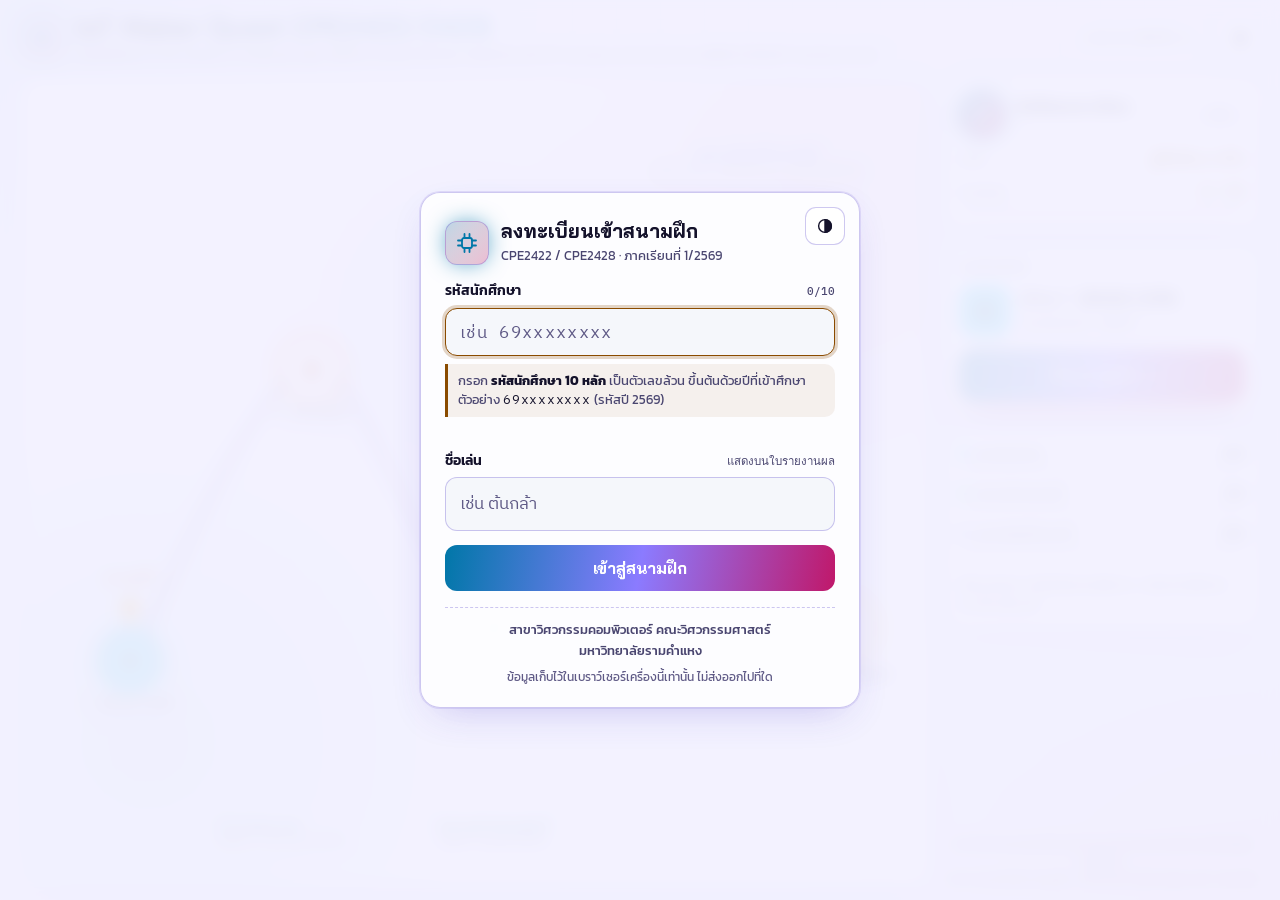
<file: index.html>
<!DOCTYPE html>
<html lang="th">
<head>
<meta charset="UTF-8">
<script>(function(){try{var t=localStorage.getItem('cpe2422_theme');if(!t){t=(window.matchMedia&&window.matchMedia('(prefers-color-scheme: light)').matches)?'light':'dark';}document.documentElement.setAttribute('data-theme',t);}catch(e){document.documentElement.setAttribute('data-theme','dark');}})();</script>
<meta name="viewport" content="width=device-width, initial-scale=1, viewport-fit=cover">
<title>CPE2422/2428 · ภารกิจ IoT Maker Quest | มหาวิทยาลัยรามคำแหง</title>
<meta name="description" content="ชุดเกมบทเรียน 5 ด่าน วิชา CPE2422 อิเล็กทรอนิกส์วิศวกรรม และ CPE2428 ปฏิบัติการ: ไมโครคอนโทรลเลอร์ ESP32 เซนเซอร์ 38 ชนิด และโปรเจกต์ IoT S1–S7 และด่านตรวจความพร้อมก่อนต่อวงจรจริง คณะวิศวกรรมศาสตร์ มหาวิทยาลัยรามคำแหง">
<link rel="icon" href="data:image/svg+xml,%3Csvg xmlns='http://www.w3.org/2000/svg' viewBox='0 0 100 100'%3E%3Crect width='100' height='100' rx='22' fill='%230b0f14'/%3E%3Ctext x='50' y='64' font-family='monospace' font-weight='700' font-size='42' text-anchor='middle' fill='%23fbbf24'%3E%7B%7D%3C/text%3E%3C/svg%3E">
<link rel="preconnect" href="https://fonts.googleapis.com">
<link rel="preconnect" href="https://fonts.gstatic.com" crossorigin>
<link rel="stylesheet" href="https://fonts.googleapis.com/css2?family=Chakra+Petch:wght@600;700&family=Kanit:wght@400;500;600;700&family=Bai+Jamjuree:wght@500;600;700&family=IBM+Plex+Sans+Thai:wght@400;500;600;700&family=IBM+Plex+Mono:wght@400;500;600&display=swap">
<style>
/* =================================================================
   CPE2422/2428 IoT Maker Quest — หน้าแผนที่ภารกิจ 5 ด่าน (ต่อยอดจาก GNR1007 index v4.1 · UI v7.0)
   - ลงทะเบียนด้วยรหัสนักศึกษา 10 หลัก หรือรหัสลับจากผู้สอน + ชื่อเล่น
   - โหมดมืด/สว่าง ความต่างสีข้อความ >= 4.5:1
   ================================================================= */
:root{
  --bg:#070a10; --surface:#0f151f; --surface2:#151d2a; --card:#111824; --card-hi:#172133;
  --text:#edf2f9; --muted:#a8b6c9; --faint:#7d8ca2;
  --gold:#fbbf24; --green:#4ade80; --red:#fb7185;
  --line:rgba(255,255,255,.10); --line2:rgba(255,255,255,.16);
  --shadow:0 1px 2px rgba(0,0,0,.35),0 16px 40px rgba(0,0,0,.40);
  --input:rgba(255,255,255,.06); --mapbg:#0f1626;
  color-scheme:dark;
}
:root[data-theme="light"]{
  --bg:#f2f4f8; --surface:#ffffff; --surface2:#ffffff; --card:#ffffff; --card-hi:#ffffff;
  --text:#0f1726; --muted:#44516a; --faint:#5d6a80;
  --gold:#8a5a00; --green:#15703d; --red:#c2102e;
  --line:rgba(15,23,38,.12); --line2:rgba(15,23,38,.20);
  --shadow:0 1px 2px rgba(15,23,38,.06),0 10px 28px rgba(15,23,38,.08);
  --input:#f5f7fb; --mapbg:#f8fafd;
  color-scheme:light;
}
*{box-sizing:border-box}
html,body{margin:0;padding:0;height:100%}
body{
  background:radial-gradient(1000px 520px at 8% -10%,rgba(96,140,255,.12),transparent 60%),
             radial-gradient(900px 520px at 100% 0%,rgba(251,191,36,.08),transparent 55%),var(--bg);
  color:var(--text);font-family:'IBM Plex Sans Thai','Sarabun',system-ui,sans-serif;font-size:15px;line-height:1.55;
  -webkit-font-smoothing:antialiased;
}
button{font-family:inherit}
.app{height:100dvh;min-height:540px;display:grid;grid-template-columns:minmax(0,1fr) 316px;grid-template-rows:auto minmax(0,1fr);gap:12px;
  max-width:1520px;margin:0 auto;padding:12px clamp(10px,1.6vw,22px) 12px}

/* ---------- แถบบน ---------- */
.top{grid-column:1/-1;display:flex;align-items:center;gap:12px;min-width:0}
.brand{display:flex;align-items:center;gap:12px;min-width:0;flex:1 1 auto}
.logo{width:44px;height:44px;flex:0 0 44px;border-radius:12px;display:grid;place-items:center;
  background:linear-gradient(135deg,#1b2436,#0b0f14);border:1px solid var(--line2);color:#fbbf24;
  font-family:'IBM Plex Mono',monospace;font-weight:700;font-size:1.05rem}
.brand h1{margin:0;font-family:'Bai Jamjuree',sans-serif;font-weight:700;font-size:clamp(1.05rem,2vw,1.45rem);line-height:1.2}
.brand h1 span{color:var(--gold)}
.brand p{margin:2px 0 0;color:var(--muted);font-size:.82rem;line-height:1.4}
.cleared{font-size:.8rem;border:1px solid var(--line2);border-radius:99px;padding:5px 12px;color:var(--muted);white-space:nowrap;background:var(--surface)}
.cleared b{color:var(--text)}
.ibtn{height:40px;min-width:40px;padding:0 11px;border-radius:11px;border:1px solid var(--line2);background:var(--surface2);
  color:var(--text);cursor:pointer;display:inline-flex;align-items:center;justify-content:center;gap:8px;font-size:.84rem;box-shadow:var(--shadow)}
.ibtn:hover{border-color:var(--gold)}
.ibtn svg{width:18px;height:18px;flex:0 0 18px}

/* ---------- แผนที่ผจญภัย ---------- */
.map{position:relative;min-height:0;border-radius:22px;overflow:hidden;border:1px solid var(--line);box-shadow:var(--shadow);
  background:radial-gradient(circle at 14% 82%,rgba(56,189,248,.17),transparent 30%),radial-gradient(circle at 42% 38%,rgba(167,139,250,.17),transparent 30%),
  radial-gradient(circle at 72% 72%,rgba(52,211,153,.17),transparent 30%),radial-gradient(circle at 88% 16%,rgba(244,114,182,.19),transparent 26%),var(--mapbg)}
.map svg.world{position:absolute;inset:0;width:100%;height:100%}
.map .dots{position:absolute;inset:0;opacity:.5;background-image:radial-gradient(var(--line2) 1px,transparent 1.2px);background-size:26px 26px;pointer-events:none}
.zlabel{font-family:'Bai Jamjuree',sans-serif;font-weight:700;font-size:15px;letter-spacing:.02em;paint-order:stroke;stroke:var(--mapbg);stroke-width:4px}
.zsub{font-size:11px;fill:var(--muted);paint-order:stroke;stroke:var(--mapbg);stroke-width:3px}
.node{cursor:pointer;outline:none}
.node .ring{transform-box:fill-box;transform-origin:center;animation:pulse 1.6s ease-out infinite}
.node .disc{transition:filter .15s}
.node:hover .disc,.node:focus-visible .disc{filter:brightness(1.18) drop-shadow(0 0 10px currentColor)}
.node:hover .nname,.node:focus-visible .nname{text-decoration:underline}
.nname{font-family:'Bai Jamjuree',sans-serif;font-weight:700;font-size:13px;fill:var(--text);paint-order:stroke;stroke:var(--mapbg);stroke-width:4px}
.pin{animation:bob 1.4s ease-in-out infinite}
.tipbox{position:absolute;z-index:3;pointer-events:none;min-width:200px;max-width:250px;background:var(--surface);border:1px solid var(--line2);border-radius:14px;
  padding:10px 12px;box-shadow:var(--shadow);font-size:.8rem;line-height:1.45;opacity:0;transform:translateY(4px);transition:opacity .12s,transform .12s}
.tipbox.show{opacity:1;transform:none}
.tipbox b{display:block;font-family:'Bai Jamjuree',sans-serif;font-size:.95rem}
.tipbox .z{color:var(--muted)}
@keyframes pulse{0%{transform:scale(1);opacity:.9}100%{transform:scale(1.7);opacity:0}}
@keyframes bob{0%,100%{transform:translateY(0)}50%{transform:translateY(-6px)}}

/* ---------- แผงผู้เล่น ---------- */
.side{display:flex;flex-direction:column;gap:12px;min-height:0}
.pc{background:var(--surface);border:1px solid var(--line);border-radius:18px;padding:14px;box-shadow:var(--shadow)}
.pl{display:flex;gap:12px;align-items:center;cursor:pointer;background:none;border:none;color:inherit;padding:0;width:100%;text-align:left}
.ava{width:46px;height:46px;flex:0 0 46px;border-radius:50%;display:grid;place-items:center;font-weight:700;font-size:1.15rem;color:#1a1204;
  background:linear-gradient(135deg,#fde68a,#f59e0b);box-shadow:0 0 0 3px var(--surface),0 0 0 5px #f59e0b}
.pl b{display:block;font-size:1.08rem;line-height:1.2}.pl small{display:block;color:var(--muted);font-family:'IBM Plex Mono',monospace;letter-spacing:.08em;font-size:.8rem}
.pl .chg{margin-left:auto;font-size:.72rem;color:var(--muted);border:1px solid var(--line2);border-radius:99px;padding:2px 9px;white-space:nowrap}
.kv{display:flex;justify-content:space-between;align-items:baseline;font-size:.82rem;color:var(--muted);margin-top:10px}
.kv b{color:var(--gold);font-size:.9rem}
.bar{height:9px;border-radius:99px;background:var(--line);overflow:hidden;margin-top:5px}
.bar i{display:block;height:100%;width:0;border-radius:99px;background:linear-gradient(90deg,#22c55e,#fbbf24);transition:width .8s ease}
.nx h4{margin:0 0 8px;font-size:.76rem;color:var(--muted);letter-spacing:.08em;font-weight:600}
.nx .nm{display:flex;gap:11px;align-items:center;margin-bottom:12px}
.nx .bx{width:52px;height:52px;flex:0 0 52px;border-radius:15px;padding:12px;color:#0b0f14}
.nx .nm b{display:block;font-family:'Bai Jamjuree',sans-serif;font-size:1.06rem;line-height:1.2}
.nx .nm small{color:var(--muted);font-size:.8rem}
.cta{display:block;width:100%;text-align:center;text-decoration:none;border:none;border-radius:14px;padding:13px 16px;font-weight:700;font-size:1rem;cursor:pointer;color:#1a1204;
  font-family:'Bai Jamjuree',sans-serif;background:linear-gradient(135deg,#fde047,#f59e0b);box-shadow:0 6px 0 #b45309,0 10px 24px rgba(245,158,11,.30);transition:transform .1s,box-shadow .1s}
.cta:hover{transform:translateY(-1px)}
.cta:active{transform:translateY(4px);box-shadow:0 2px 0 #b45309}
.zones{display:grid;gap:9px}
.zones .z{font-size:.8rem}.zones .z .h{display:flex;justify-content:space-between;gap:6px}
.zones .z .h span{display:flex;align-items:center;gap:7px}.zones .z .h i{width:9px;height:9px;border-radius:3px;display:inline-block}
.zones .z .bar{height:7px;margin-top:4px}
.advice{font-size:.8rem;color:var(--muted);line-height:1.5;margin-top:10px;padding-top:10px;border-top:1px dashed var(--line2)}
.advice b{color:var(--text)}
.org{margin-top:auto;font-size:.72rem;color:var(--faint);text-align:center;line-height:1.5}

@media (max-width:980px){ .app{grid-template-columns:minmax(0,1fr) 280px} }
@media (max-width:760px){
  .app{grid-template-columns:1fr;grid-template-rows:auto minmax(0,1fr) auto;padding:10px;gap:9px}
  .side{display:contents}
  .side>.pc:not(.nx),.org{display:none}
  .brand p{display:none}
  .brand h1{font-size:1rem}
  .cleared{font-size:.72rem;padding:4px 9px}
  .nx{padding:10px 12px}.nx h4{display:none}.nx .nm{margin-bottom:9px}.nx .bx{width:42px;height:42px;flex-basis:42px;padding:9px}
  .ibtn.user .who{display:none}
}
@media (max-height:600px) and (min-width:761px){ .advice,.zones{display:none} }
@media (max-height:760px) and (min-width:761px){ .advice{display:none} .zones{gap:5px} }   

/* ---------- ด่านลงทะเบียน ---------- */
#gate{position:fixed;inset:0;z-index:100;display:flex;align-items:center;justify-content:center;padding:16px;
  background:color-mix(in srgb,var(--bg) 93%,transparent);backdrop-filter:blur(8px);overflow:auto}
#gate.hidden{display:none}
.gcard{width:100%;max-width:440px;border:1px solid var(--line2);border-radius:20px;padding:26px 24px 20px;background:var(--surface);box-shadow:var(--shadow)}
.gcard .gt{display:flex;align-items:center;gap:12px;margin-bottom:14px}
.gcard h2{margin:0;font-family:'Bai Jamjuree',sans-serif;font-size:1.22rem;line-height:1.25}
.gcard .sub{margin:2px 0 0;color:var(--muted);font-size:.84rem}
.gcard label{display:flex;justify-content:space-between;align-items:baseline;font-size:.86rem;font-weight:600;margin:12px 0 6px}
.gcard label small{font-family:'IBM Plex Mono',monospace;font-weight:500;color:var(--muted)}
.gcard label small.ok{color:var(--green)}
.gcard input{width:100%;padding:12px 14px;border-radius:12px;border:1px solid var(--line2);background:var(--input);color:var(--text);
  font-size:1.05rem;outline:none;font-family:'IBM Plex Mono','IBM Plex Sans Thai',monospace;letter-spacing:.08em}
.gcard input#gNick{font-family:'IBM Plex Sans Thai',sans-serif;letter-spacing:0}
.gcard input:focus{border-color:var(--gold);box-shadow:0 0 0 3px color-mix(in srgb,var(--gold) 22%,transparent)}
.gcard input::placeholder{color:var(--faint)}
.hint{margin-top:8px;font-size:.8rem;line-height:1.55;color:var(--muted);border-left:3px solid var(--gold);
  padding:7px 10px;border-radius:0 10px 10px 0;background:color-mix(in srgb,var(--gold) 7%,transparent)}
.hint b{color:var(--text)}
.hint .ex{font-family:'IBM Plex Mono',monospace;letter-spacing:.06em;color:var(--text)}
.gerr{min-height:0;margin-top:6px;font-size:.8rem;color:var(--red)}
.gnote{min-height:1.2em;margin-top:4px;font-size:.78rem;color:var(--green)}
#gGo{margin-top:14px;width:100%;padding:13px;border-radius:12px;border:none;cursor:pointer;font-weight:700;font-size:1rem;
  font-family:'Bai Jamjuree',sans-serif;background:linear-gradient(135deg,#fbbf24,#f59e0b);color:#1a1204}
#gGo:active{transform:scale(.99)}
.gcard{position:relative}
.gtheme{position:absolute;top:14px;right:14px;height:38px;min-width:38px;padding:0 10px;box-shadow:none}
.gcard .gt{padding-right:46px}
.gorg{margin-top:16px;padding-top:12px;border-top:1px dashed var(--line2);text-align:center;font-size:.82rem;line-height:1.55;color:var(--muted);font-weight:500}
.gfoot{margin-top:8px;font-size:.72rem;color:var(--faint);text-align:center}
</style>
<style id="neo-index">
/* ===== NEO ARCADE · หน้าแผนที่ภารกิจ ===== */
:root{--bg:#05060d;--surface:rgba(18,20,34,.72);--surface2:rgba(24,26,44,.8);--card:rgba(18,20,34,.72);--card-hi:rgba(28,30,52,.9);
  --text:#f2f4ff;--muted:#a9b0d0;--faint:#7c84a8;--gold:#ffe14d;--line:rgba(140,150,255,.16);--line2:rgba(140,150,255,.28);
  --mapbg:#070917;--na:#00f0ff;--nb:#ff2e88;--nc:#c6ff3d;--glow:0 0 0 1px rgba(0,240,255,.18),0 18px 50px -18px rgba(0,240,255,.35)}
:root[data-theme="light"]{--bg:#f3f1ff;--surface:rgba(255,255,255,.86);--surface2:#fff;--card:rgba(255,255,255,.86);--card-hi:#fff;
  --text:#14122b;--muted:#4a4670;--faint:#5f5a86;--gold:#8a4b00;--line:rgba(80,60,200,.16);--line2:rgba(80,60,200,.28);
  --mapbg:#fbfaff;--na:#0077a8;--nb:#c0186a;--nc:#3d7a00;--glow:0 0 0 1px rgba(80,60,200,.12),0 14px 40px -16px rgba(80,60,200,.3)}
body{font-family:'Kanit','IBM Plex Sans Thai',system-ui,sans-serif !important;
  background:radial-gradient(900px 500px at 0% 0%,color-mix(in srgb,var(--na) 16%,transparent),transparent 60%),
             radial-gradient(800px 520px at 100% 100%,color-mix(in srgb,var(--nb) 16%,transparent),transparent 60%),var(--bg) !important}
body::before{content:'';position:fixed;inset:0;pointer-events:none;z-index:0;opacity:.5;
  background-image:linear-gradient(var(--line) 1px,transparent 1px),linear-gradient(90deg,var(--line) 1px,transparent 1px);background-size:44px 44px;
  -webkit-mask-image:radial-gradient(ellipse at 50% 40%,#000 30%,transparent 80%);mask-image:radial-gradient(ellipse at 50% 40%,#000 30%,transparent 80%)}
.app{position:relative;z-index:1}
.brand h1,.pc h3,.nx b,.cta,.kv b,#uStars{font-family:'Chakra Petch','Kanit',sans-serif !important}
.brand h1{font-size:clamp(1.25rem,2.1vw,1.8rem) !important;letter-spacing:.01em;
  background:linear-gradient(95deg,var(--text),var(--na) 55%,var(--nb));-webkit-background-clip:text;background-clip:text;color:transparent}
.brand h1 span{color:transparent !important}
.logo{background:linear-gradient(135deg,color-mix(in srgb,var(--na) 30%,transparent),color-mix(in srgb,var(--nb) 30%,transparent)) !important;
  border:1px solid var(--line2) !important;color:var(--na) !important;box-shadow:0 0 24px -6px var(--na)}
.logo svg{width:24px;height:24px}
.map{border:1px solid var(--line2) !important;box-shadow:var(--glow) !important;
  background:radial-gradient(circle at 14% 82%,color-mix(in srgb,var(--na) 18%,transparent),transparent 32%),
  radial-gradient(circle at 50% 30%,color-mix(in srgb,#8b7bff 18%,transparent),transparent 32%),
  radial-gradient(circle at 88% 16%,color-mix(in srgb,var(--nb) 18%,transparent),transparent 28%),var(--mapbg) !important}
.node .disc{filter:drop-shadow(0 0 14px currentColor) !important}
.pc{background:var(--surface) !important;border:1px solid var(--line2) !important;border-radius:20px !important;box-shadow:var(--glow) !important;
  -webkit-backdrop-filter:blur(14px);backdrop-filter:blur(14px)}
.pc.nx{border-color:color-mix(in srgb,var(--na) 45%,transparent) !important}
.cta{background:linear-gradient(100deg,var(--na),#8b7bff 50%,var(--nb)) !important;color:#fff !important;border-radius:16px !important;
  box-shadow:0 10px 30px -10px var(--nb),0 0 0 1px rgba(255,255,255,.15) inset !important;font-size:1.08rem !important;letter-spacing:.02em;
  text-shadow:0 1px 2px rgba(0,0,0,.35);animation:ixPulse 2.2s ease-in-out infinite}
.cta:active{box-shadow:0 4px 14px -8px var(--nb) !important}
@keyframes ixPulse{50%{box-shadow:0 10px 40px -6px var(--nb),0 0 0 1px rgba(255,255,255,.2) inset}}
.bar{background:color-mix(in srgb,var(--text) 10%,transparent) !important}
.bar i{background:linear-gradient(90deg,var(--na),var(--nb)) !important;box-shadow:0 0 10px -2px var(--na)}
.ava{background:linear-gradient(135deg,var(--na),var(--nb)) !important;color:#fff !important;box-shadow:0 0 0 3px var(--bg),0 0 0 5px var(--na),0 0 22px -4px var(--na) !important}
#gate>*{border:1px solid var(--line2) !important;box-shadow:var(--glow) !important}
#gate button[type="submit"],#gate .go,#gate .cta{background:linear-gradient(100deg,var(--na),#8b7bff 50%,var(--nb)) !important;color:#fff !important}
@media (prefers-reduced-motion:reduce){.cta{animation:none}}
</style>
</head>
<body>

<!-- ===================== ด่านลงทะเบียน ===================== -->
<div id="gate" role="dialog" aria-modal="true" aria-labelledby="gTitle">
  <form class="gcard" id="gForm" autocomplete="off" novalidate>
    <button class="ibtn gtheme" id="gTheme" type="button" aria-label="สลับโหมดสว่างหรือมืด" title="สลับโหมดสว่าง/มืด">
      <svg viewBox="0 0 24 24" fill="none" stroke="currentColor" stroke-width="1.9"><circle cx="12" cy="12" r="8.5"/><path d="M12 3.5a8.5 8.5 0 0 1 0 17z" fill="currentColor"/></svg>
    </button>
    <div class="gt">
      <div class="logo" aria-hidden="true"><svg viewBox="0 0 24 24" fill="none" stroke="currentColor" stroke-width="1.8" stroke-linecap="round"><rect x="7" y="7" width="10" height="10" rx="2"/><path d="M9.5 3v4M14.5 3v4M9.5 17v4M14.5 17v4M3 9.5h4M3 14.5h4M17 9.5h4M17 14.5h4"/></svg></div>
      <div><h2 id="gTitle">ลงทะเบียนเข้าสนามฝึก</h2><p class="sub">CPE2422 / CPE2428 · ภาคเรียนที่ 1/2569</p></div>
    </div>
    <label for="gSid">รหัสนักศึกษา <small id="gCount">0/10</small></label>
    <input id="gSid" type="text" maxlength="12" placeholder="เช่น 69xxxxxxxx" spellcheck="false" aria-describedby="gHint">
    <div class="hint" id="gHint">
      กรอก <b>รหัสนักศึกษา 10 หลัก</b> เป็นตัวเลขล้วน ขึ้นต้นด้วยปีที่เข้าศึกษา<br>
      ตัวอย่าง <span class="ex">69xxxxxxxx</span> (รหัสปี 2569)
    </div>
    <div class="gerr" id="gErr" role="alert"></div>
    <div class="gnote" id="gNote"></div>
    <label for="gNick">ชื่อเล่น <small>แสดงบนใบรายงานผล</small></label>
    <input id="gNick" type="text" maxlength="24" placeholder="เช่น ต้นกล้า">
    
    <button id="gGo" type="submit">เข้าสู่สนามฝึก</button>
    <div class="gorg">สาขาวิศวกรรมคอมพิวเตอร์ คณะวิศวกรรมศาสตร์<br>มหาวิทยาลัยรามคำแหง</div>
    <div class="gfoot">ข้อมูลเก็บไว้ในเบราว์เซอร์เครื่องนี้เท่านั้น ไม่ส่งออกไปที่ใด</div>
  </form>
</div>

<div class="app">
  <header class="top">
    <div class="brand">
      <div class="logo" aria-hidden="true"><svg viewBox="0 0 24 24" fill="none" stroke="currentColor" stroke-width="1.8" stroke-linecap="round"><rect x="7" y="7" width="10" height="10" rx="2"/><path d="M9.5 3v4M14.5 3v4M9.5 17v4M14.5 17v4M3 9.5h4M3 14.5h4M17 9.5h4M17 14.5h4"/></svg></div>
      <div>
        <h1>IoT Maker Quest <span>CPE2422/2428</span></h1>
        <p>เคลียร์ให้ครบ 5 ด่าน สะสมดาว จากสมองกล สู่ขา ESP32 เซนเซอร์ 38 ชนิด ปล่อยโปรเจกต์ IoT ของกลุ่ม และผ่านด่านตรวจ BENCH READY ก่อนต่อวงจรจริง</p>
      </div>
    </div>
    <span class="cleared" id="cleared">เคลียร์แล้ว <b>0 / 5</b> ด่าน</span>
    <button class="ibtn" id="btnTheme" type="button" aria-label="สลับโหมดสว่างหรือมืด" title="สลับโหมดสว่าง/มืด">
      <svg viewBox="0 0 24 24" fill="none" stroke="currentColor" stroke-width="1.9"><circle cx="12" cy="12" r="8.5"/><path d="M12 3.5a8.5 8.5 0 0 1 0 17z" fill="currentColor"/></svg>
    </button>
  </header>

  <main class="map" id="map" aria-label="แผนที่ภารกิจ 5 ด่าน"><div class="dots"></div><div id="world"></div><div class="tipbox" id="tipbox" role="tooltip"></div></main>

  <aside class="side">
    <div class="pc">
      <button class="pl" id="btnUser" type="button" title="เปลี่ยนผู้ใช้">
        <span class="ava" id="uAva">?</span>
        <span><b id="uNick">—</b><small id="uSid">—</small></span>
        <span class="chg">เปลี่ยน</span>
      </button>
      <div class="kv"><span>ฉายา</span><b id="uRank">—</b></div>
      <div class="kv"><span>ดาวสะสม</span><b id="uStars">0 / 30</b></div>
      <div class="bar"><i id="uBar"></i></div>
    </div>
    <div class="pc nx">
      <h4 id="nxH">ภารกิจถัดไป</h4>
      <div class="nm" id="nxBox"></div>
      <a class="cta" id="nxGo" href="#">เริ่มผจญภัย →</a>
    </div>
    <div class="pc">
      <div class="zones" id="zones"></div>
      <div class="advice" id="advice"></div>
    </div>
    <div class="org">สาขาวิศวกรรมคอมพิวเตอร์ คณะวิศวกรรมศาสตร์ มหาวิทยาลัยรามคำแหง<br>ผศ.ดร.กุลวลัญช์ วรุณสิน · CPE2422/2428 index v1.0 · UI v7.0</div>
  </aside>
</div>

<script>
(function(){
  'use strict';
  var GAMES=[
    {k:'game1', f:'game1_brain_core.html',   n:'BRAIN CORE',       th:'ถอดรหัสสมองกลฝังตัว',     tp:'MCU · MEMORY · ADC · LOOP',        d:1, ch:'คลิปที่ 1',   acc:'#22d3ee', accl:'#0e7490', max:6},
    {k:'game2', f:'game2_pin_wars.html',     n:'PIN WARS',         th:'สังเวียนขา ESP32',         tp:'GPIO · ADC1/ADC2 · PWM · BUS',     d:1, ch:'คลิปที่ 2',   acc:'#ff7a30', accl:'#c2410c', max:6},
    {k:'game3', f:'game3_sensor_hunter.html',n:'SENSOR HUNTER',    th:'ล่าเซนเซอร์ 38 ชนิด',      tp:'SENSOR DEX · AO/DO · DIVIDER',     d:2, ch:'คลิปที่ 3',   acc:'#34d399', accl:'#047857', max:6},
    {k:'game4', f:'game4_launchpad.html',    n:'PROJECT LAUNCHPAD',th:'ฐานปล่อยโปรเจกต์ S1–S7',   tp:'IPO · DRIVER · HYSTERESIS · IoT',  d:3, ch:'โปรเจกต์กลุ่ม',acc:'#818cf8', accl:'#4338ca', max:6},
    {k:'game5', f:'game5_bench_ready.html',  n:'BENCH READY',      th:'ด่านตรวจก่อนต่อวงจรจริง',  tp:'6 ทักษะ · SMOKE TEST · เรดาร์',    d:3, ch:'ก่อนประกอบจริง',acc:'#ffc21a', accl:'#9a5b00', max:6}
  ];
  var DAYS={1:'3 ต.ค.',2:'3 ต.ค.',3:'17–31 ต.ค.'};
  var ID_KEY='cpe2422_student', RES_KEY='cpe2422_results', SECRET='ru2569', MASK='xxxxxxxxxx';
  function $(s){return document.querySelector(s);}
  function esc(s){return String(s==null?'':s).replace(/[&<>"]/g,function(c){return {'&':'&amp;','<':'&lt;','>':'&gt;','"':'&quot;'}[c];});}

  /* ---------- ธีม ---------- */
  function flipTheme(){
    var t=document.documentElement.getAttribute('data-theme')==='light'?'dark':'light';
    document.documentElement.setAttribute('data-theme',t);
    try{localStorage.setItem('cpe2422_theme',t);}catch(e){}
  }
  $('#btnTheme').addEventListener('click',flipTheme);
  $('#gTheme').addEventListener('click',flipTheme);

  /* ---------- ตัวตนผู้เรียน ---------- */
  function checkId(raw){
    var v=(raw||'').trim();
    if(v.toLowerCase()===SECRET) return {ok:true,sid:MASK,via:'code'};
    var d=v.replace(/[\s-]/g,'');
    if(!d) return {ok:false,msg:'กรุณากรอกรหัสนักศึกษา 10 หลัก'};
    if(/^\d+$/.test(d)){
      if(d.length!==10) return {ok:false,msg:'รหัสนักศึกษาต้องมี 10 หลัก (ตอนนี้ '+d.length+' หลัก)'};
      if(!/^[5-7]\d{9}$/.test(d)) return {ok:false,msg:'รหัสนักศึกษาต้องขึ้นต้นด้วยปีที่เข้าศึกษา เช่น 69xxxxxxxx'};
      return {ok:true,sid:d,via:'id'};
    }
    return {ok:false,msg:'กรอกได้เฉพาะตัวเลข 10 หลัก หรือรหัสลับที่ได้รับจากผู้สอน'};
  }
  function getId(){try{var o=JSON.parse(sessionStorage.getItem(ID_KEY)||'null');return (o&&o.sid)?o:null;}catch(e){return null;}}
  function setId(o){try{sessionStorage.setItem(ID_KEY,JSON.stringify(o));}catch(e){}}

  var gate=$('#gate'), sid=$('#gSid'), nick=$('#gNick'), err=$('#gErr'), cnt=$('#gCount'), note=$('#gNote');
  function live(){
    var v=sid.value.trim(), d=v.replace(/[\s-]/g,''); err.textContent='';
    if(v.toLowerCase()===SECRET){cnt.textContent='รหัสลับ';cnt.className='ok';note.textContent='ใช้รหัสลับ · ใบรายงานผลจะแสดงรหัสเป็น '+MASK;return;}
    cnt.textContent=(/^\d*$/.test(d)?d.length:'-')+'/10';
    var r=checkId(v); cnt.className=r.ok?'ok':''; note.textContent=r.ok?'รูปแบบรหัสนักศึกษาถูกต้อง':'';
  }
  sid.addEventListener('input',live);
  sid.addEventListener('keydown',function(e){if(e.key==='Enter'){e.preventDefault();nick.focus();}});
  $('#gForm').addEventListener('submit',function(e){
    e.preventDefault();
    var r=checkId(sid.value);
    if(!r.ok){err.textContent=r.msg;sid.focus();return;}
    var nk=nick.value.trim();
    if(!nk){err.textContent='กรุณากรอกชื่อเล่น เพื่อแสดงบนใบรายงานผล';nick.focus();return;}
    setId({sid:r.sid,via:r.via,raw:sid.value.trim(),nick:nk});
    gate.classList.add('hidden'); render();
  });
  function openGate(){
    var c=getId(); if(c){sid.value=c.raw||(c.via==='id'?c.sid:'');nick.value=c.nick||'';}
    live(); gate.classList.remove('hidden'); setTimeout(function(){sid.focus();},50);
  }
  $('#btnUser').addEventListener('click',openGate);

  /* ---------- แผนที่ผจญภัย + แผงผู้เล่น ---------- */
  var ZONES={1:{n:'ฐานสมองกล',s:'คลิปที่ 1–2 · MCU และขา ESP32',c:'#22d3ee',cl:'#0e7490'},
             2:{n:'สนามล่าเซนเซอร์',s:'คลิปที่ 3 · เซนเซอร์ 38 ชนิด',c:'#34d399',cl:'#047857'},
             3:{n:'ฐานปล่อยโปรเจกต์',s:'Lab 17–31 ต.ค. · โปรเจกต์ S1–S7 · ตรวจก่อนต่อวงจร',c:'#818cf8',cl:'#4338ca'}};
  var ICON={
   game1:'<rect x="7" y="7" width="10" height="10" rx="2"/><path d="M9.5 3v4M14.5 3v4M9.5 17v4M14.5 17v4M3 9.5h4M3 14.5h4M17 9.5h4M17 14.5h4"/>',
   game2:'<rect x="6" y="3" width="12" height="18" rx="2"/><circle cx="9.5" cy="8" r="1.2"/><circle cx="9.5" cy="12" r="1.2"/><circle cx="9.5" cy="16" r="1.2"/><circle cx="14.5" cy="8" r="1.2"/><circle cx="14.5" cy="12" r="1.2"/><circle cx="14.5" cy="16" r="1.2"/>',
   game3:'<circle cx="12" cy="12" r="8.5"/><circle cx="12" cy="12" r="4.5"/><path d="M12 12l6-5"/><circle cx="16" cy="9" r="1"/>',
   game4:'<path d="M12 2.5c3 3 4 7 3.4 11H8.6C8 9.5 9 5.5 12 2.5z"/><circle cx="12" cy="9" r="1.6"/><path d="M8.6 13.5L6 17l3-1M15.4 13.5L18 17l-3-1M10 17l2 4 2-4"/>',
   game5:'<path d="M12 3l7 3v5c0 4.5-3 8-7 10-4-2-7-5.5-7-10V6z"/><path d="M8.5 12l2.5 2.5 4.5-5"/>'};
  function svgIcon(k,size){return '<svg viewBox="0 0 24 24" width="'+(size||24)+'" height="'+(size||24)+'" fill="none" stroke="currentColor" stroke-width="1.8" stroke-linecap="round" stroke-linejoin="round">'+ICON[k]+'</svg>';}
  function isLight(){return document.documentElement.getAttribute('data-theme')==='light';}
  function results(){
    var c=getId(); if(!c) return {};
    try{return (JSON.parse(localStorage.getItem(RES_KEY)||'{}')[c.sid])||{};}catch(e){return {};}
  }
  function rankOf(st){var R=[[0,'ผู้เริ่มต้นภารกิจ'],[7,'นักประดิษฐ์ฝึกหัด'],[14,'วิศวกร IoT'],[21,'นักสร้างระบบตัวจริง'],[27,'ปรมาจารย์ Maker']],r=R[0];R.forEach(function(x){if(st>=x[0])r=x;});return r[1];}
  var R={}, NX=0;
  function pickNext(){
    for(var i=0;i<GAMES.length;i++) if(!R[GAMES[i].k]) return {i:i,replay:false};
    var w=0; GAMES.forEach(function(g,i){ if(R[g.k].post/g.max < R[GAMES[w].k].post/GAMES[w].max) w=i; });
    return {i:w,replay:true};
  }
  function render(){
    var c=getId(); R=results();
    var st=0,mx=0,done=0; GAMES.forEach(function(g){mx+=g.max; if(R[g.k]){st+=R[g.k].post;done++;}});
    $('#uAva').textContent=c&&c.nick?c.nick.charAt(0):'?';
    $('#uNick').textContent=c?c.nick:'ยังไม่ลงทะเบียน';
    $('#uSid').textContent=c?c.sid:'—';
    $('#uRank').textContent=rankOf(st);
    $('#uStars').textContent=st+' / '+mx;
    $('#uBar').style.width=Math.round(st/mx*100)+'%';
    $('#cleared').innerHTML='เคลียร์แล้ว <b>'+done+' / '+GAMES.length+'</b> ด่าน';
    var nx=pickNext(); NX=nx.i; var g=GAMES[NX];
    $('#nxH').textContent=nx.replay?'ภารกิจทบทวน (ดาวน้อยที่สุด)':'ภารกิจถัดไป';
    $('#nxBox').innerHTML='<div class="bx" style="background:'+g.acc+'">'+svgIcon(g.k,28)+'</div><div><b>ด่าน '+(NX+1)+' · '+esc(g.n)+'</b><small>'+ZONES[g.d].n+' · '+g.ch+'</small></div>';
    $('#nxGo').href=g.f; $('#nxGo').textContent=nx.replay?'เล่นอีกครั้ง เก็บดาวให้ครบ →':(done?'ลุยด่านต่อไป →':'เริ่มผจญภัย →');
    $('#zones').innerHTML=[1,2,3].map(function(z){
      var gs=GAMES.filter(function(x){return x.d===z;}), d=gs.filter(function(x){return R[x.k];}).length;
      return '<div class="z"><div class="h"><span><i style="background:'+ZONES[z].c+'"></i>'+ZONES[z].n+'</span><b>'+d+'/'+gs.length+'</b></div><div class="bar"><i style="width:'+(d/gs.length*100)+'%"></i></div></div>';
    }).join('');
    var weak=GAMES.filter(function(x){return R[x.k] && R[x.k].post/x.max<0.67;});
    $('#advice').innerHTML = !done ? 'เริ่มจากด่าน 1 แล้วเดินตามเส้นทาง · แต่ละด่านใช้เวลาราว 15–20 นาที'
      : weak.length ? 'ควรกลับไปเก็บดาวเพิ่มที่ <b>'+weak.slice(0,3).map(function(x){return esc(x.n);}).join(', ')+'</b>'
      : done<GAMES.length ? 'ทุกด่านที่เล่นผ่านเกณฑ์ดีมาก อีก <b>'+(GAMES.length-done)+' ด่าน</b> จะครบการผจญภัย'
      : 'ครบทั้ง '+GAMES.length+' ด่านแล้ว พร้อมลุยโปรเจกต์และสอบปลายภาค';
    drawMap();
  }
  function drawMap(){
    var el=$('#map'), W=el.clientWidth, H=el.clientHeight; if(!W||!H) return;
    var port=W<H*0.95, VW=port?400:1000, VH=port?Math.round(400*H/W):Math.max(460,Math.round(1000*H/W));
    var P=port?[[110,.86],[290,.7],[110,.53],[290,.36],[150,.17]]
              :[[120,.72],[320,.36],[520,.68],[720,.36],[900,.68]];
    P=P.map(function(p){return [p[0],p[1]*VH];});
    var d='M'+P[0][0]+' '+P[0][1];
    for(var i=0;i<P.length-1;i++){var p0=P[i-1]||P[i],p1=P[i],p2=P[i+1],p3=P[i+2]||p2;
      d+=' C'+(p1[0]+(p2[0]-p0[0])/6).toFixed(1)+' '+(p1[1]+(p2[1]-p0[1])/6).toFixed(1)+' '+(p2[0]-(p3[0]-p1[0])/6).toFixed(1)+' '+(p2[1]-(p3[1]-p1[1])/6).toFixed(1)+' '+p2[0]+' '+p2[1];}
    var L=isLight(), s='<svg class="world" viewBox="0 0 '+VW+' '+VH+'" preserveAspectRatio="xMidYMid meet" role="list">';
    s+='<path d="'+d+'" fill="none" style="stroke:var(--line2)" stroke-width="16" stroke-linecap="round"/>';
    s+='<path d="'+d+'" fill="none" stroke="'+(L?'#d97706':'#fbbf24')+'" stroke-width="3" stroke-dasharray="2 12" stroke-linecap="round"/>';
    if(!port){
      var ZL={1:[220,.93],2:[520,.93],3:[810,.1]};
      [1,2,3].forEach(function(z){var x=ZL[z][0],y=ZL[z][1]*VH;
        var an=(z===3?' text-anchor="middle"':(z===2?' text-anchor="middle"':''));
        s+='<text class="zlabel"'+an+' x="'+x+'" y="'+y+'" fill="'+(L?ZONES[z].cl:ZONES[z].c)+'">'+ZONES[z].n+'</text><text class="zsub"'+an+' x="'+x+'" y="'+(y+15)+'">'+ZONES[z].s+'</text>';});
    }
    GAMES.forEach(function(g,i){
      var p=P[i], r=R[g.k], cur=(i===NX), Rr=(g.k==='game5'?38:33)*(port?.85:1), acc=L?g.accl:g.acc, filled=r||cur;
      s+='<g class="node" role="listitem" tabindex="0" data-i="'+i+'" transform="translate('+p[0]+' '+p[1]+')" style="color:'+g.acc+'" aria-label="ด่าน '+(i+1)+' '+esc(g.n)+(r?' ผล Posttest '+r.post+' จาก '+g.max:' ยังไม่ได้เล่น')+'">';
      if(cur) s+='<circle class="ring" r="'+Rr+'" fill="none" stroke="'+g.acc+'" stroke-width="4"/>';
      s+='<circle class="disc" r="'+Rr+'" '+(filled?'fill="'+g.acc+'"':'style="fill:var(--surface)"')+' stroke="'+acc+'" stroke-width="3"'+(filled?'':' stroke-dasharray="5 4"')+'/>';
      var isz=Math.round(Rr*0.85);
      s+='<g transform="translate('+(-isz/2)+' '+(-isz/2)+')" style="color:'+(filled?'#0b0f14':acc)+'">'+svgIcon(g.k,isz)+'</g>';
      if(r) s+='<g transform="translate('+(Rr*.72)+' '+(-Rr*.72)+')"><circle r="11" fill="#16a34a" style="stroke:var(--surface)" stroke-width="3"/><path d="M-5 0l3.5 3.5L5-4" stroke="#fff" stroke-width="2.5" fill="none" stroke-linecap="round"/></g>';
      s+='<text class="nname" text-anchor="middle" y="'+(Rr+18)+'"'+(port?' font-size="12"':'')+'>'+(i+1)+' · '+esc(g.n)+'</text>';
      var ns=g.max>7?5:g.max, nf=r?(g.max>7?Math.round(r.post/g.max*5):r.post):0;   /* 15 ข้อ -> แสดง 5 ดวง ดวงละ 3 ข้อ */
      for(var k=0;k<ns;k++) s+='<path transform="translate('+((k-(ns-1)/2)*13)+' '+(Rr+30)+') scale(.5)" d="M0-10 3-3 10-3 4 2 6 9 0 5-6 9-4 2-10-3-3-3z" '+(k<nf?'fill="#f5b301"':'style="fill:var(--line2)"')+'/>';
      if(cur){
        var c=getId(), lx=port?(p[0]<200?Rr+10:-Rr-10):0, anc=port?(p[0]<200?'start':'end'):'middle';
        s+='<g transform="translate(0 '+(-Rr-24)+')"><g class="pin"><path d="M0 18 L-9 4 A11 11 0 1 1 9 4 Z" fill="#fbbf24" stroke="#b45309" stroke-width="1.5"/><text y="4" text-anchor="middle" font-size="12" font-weight="700" fill="#1a1204">'+esc(c&&c.nick?c.nick.charAt(0):'?')+'</text></g></g>';
        if(!port) s+='<text class="nname" x="'+lx+'" y="'+(port?-Rr+2:-Rr-54)+'" text-anchor="'+anc+'" style="fill:'+(L?'#92400e':'#fbbf24')+'">คุณอยู่ที่นี่</text>';
      }
      s+='</g>';
    });
    $('#world').innerHTML=s+'</svg>';
  }
  /* แตะหรือคลิกหมุดเพื่อเข้าเกม · ชี้เมาส์เพื่อดูรายละเอียด */
  var tip=$('#tipbox');
  function showTip(node){
    var i=+node.getAttribute('data-i'), g=GAMES[i], r=R[g.k], mb=$('#map').getBoundingClientRect(), nb=node.getBoundingClientRect();
    tip.innerHTML='<b>ด่าน '+(i+1)+' · '+esc(g.n)+'</b><span class="z">'+esc(g.th)+' · '+g.ch+'</span><br>'+
      (r?'ผลล่าสุด Pre '+r.pre+' → Post <b style="display:inline">'+r.post+'/'+g.max+'</b>'+(r.best>r.post?' · ดีที่สุด '+r.best:''):'ยังไม่ได้เล่น · มี '+g.max+' ดาวรอคุณอยู่');
    var x=nb.left-mb.left+nb.width/2-110, y=nb.top-mb.top-tip.offsetHeight-8;
    if(y<6) y=nb.bottom-mb.top+8;
    tip.style.left=Math.max(6,Math.min(mb.width-256,x))+'px'; tip.style.top=y+'px'; tip.classList.add('show');
  }
  $('#map').addEventListener('mouseover',function(e){var n=e.target.closest('.node'); if(n) showTip(n);});
  $('#map').addEventListener('mouseout',function(e){if(!e.relatedTarget||!e.relatedTarget.closest||!e.relatedTarget.closest('.node')) tip.classList.remove('show');});
  $('#map').addEventListener('click',function(e){var n=e.target.closest('.node'); if(n) location.href=GAMES[+n.getAttribute('data-i')].f;});
  $('#map').addEventListener('keydown',function(e){var n=e.target.closest('.node'); if(n&&(e.key==='Enter'||e.key===' ')){e.preventDefault();location.href=GAMES[+n.getAttribute('data-i')].f;}});
  $('#map').addEventListener('focusin',function(e){var n=e.target.closest('.node'); if(n) showTip(n);});
  $('#map').addEventListener('focusout',function(){tip.classList.remove('show');});
  var rz; window.addEventListener('resize',function(){clearTimeout(rz);rz=setTimeout(drawMap,80);});
  new MutationObserver(drawMap).observe(document.documentElement,{attributes:true,attributeFilter:['data-theme']});
  if(getId()){ gate.classList.add('hidden'); } else { openGate(); }
  render();
  window.addEventListener('pageshow',render);
})();
</script>
</body>
</html>
</file>
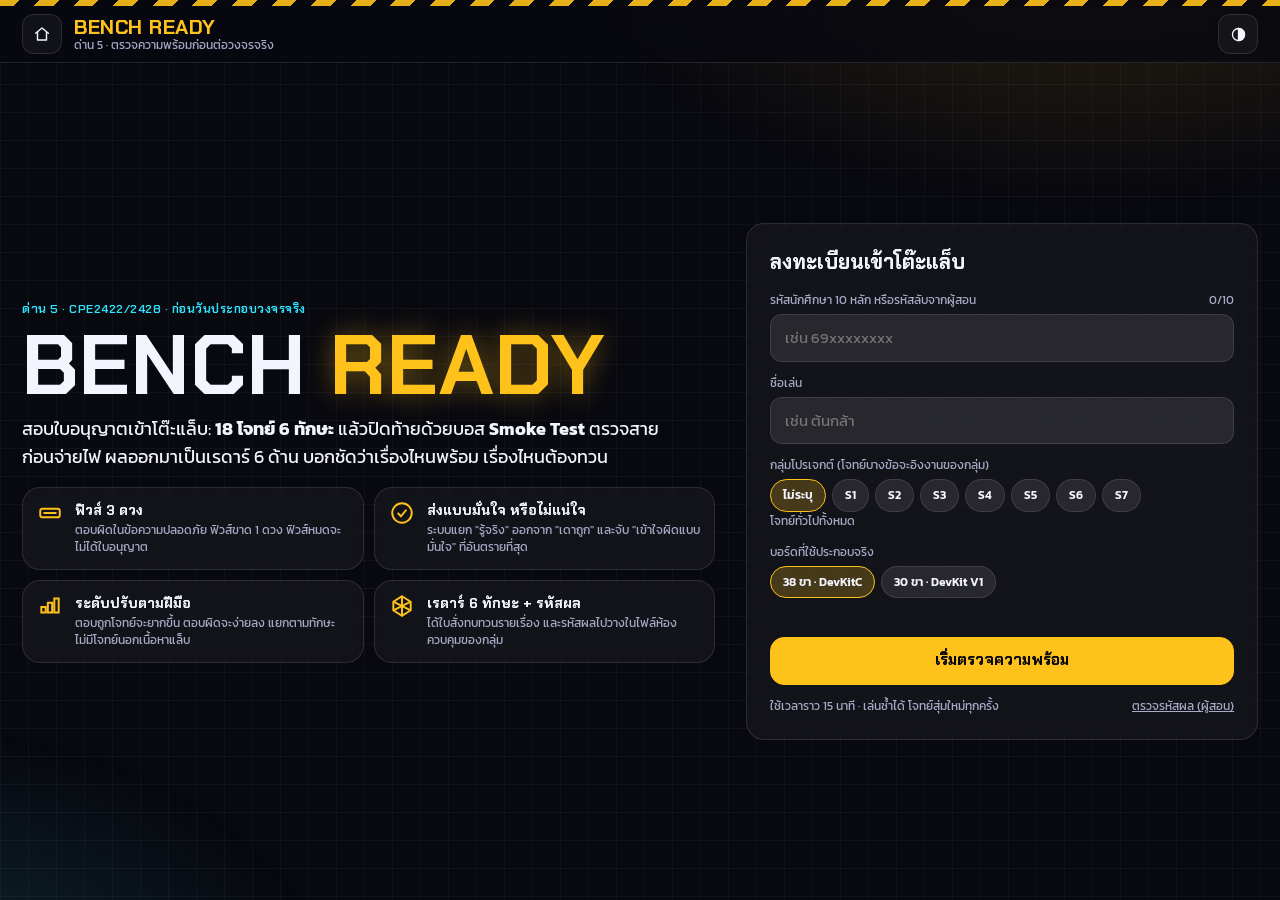
<file: game5_bench_ready.html>
<!DOCTYPE html>
<html lang="th" data-game="game5" data-standalone="1">
<head>
<meta charset="UTF-8">
<meta name="viewport" content="width=device-width,initial-scale=1,viewport-fit=cover">
<title>BENCH READY · ด่านตรวจก่อนต่อวงจรจริง | CPE2422/2428</title>
<meta name="description" content="ด่าน 5 BENCH READY: ตรวจความพร้อม 6 ทักษะก่อนประกอบวงจรจริง ขาและการต่อสาย ไฟเลี้ยง เซนเซอร์ โค้ด ความปลอดภัย และการไล่หาปัญหา — CPE2422/2428 ผศ.ดร.กุลวลัญช์ วรุณสิน มหาวิทยาลัยรามคำแหง">
<link rel="preconnect" href="https://fonts.googleapis.com"><link rel="preconnect" href="https://fonts.gstatic.com" crossorigin>
<link href="https://fonts.googleapis.com/css2?family=Chakra+Petch:wght@500;600;700&family=Kanit:wght@300;400;500;600&family=JetBrains+Mono:wght@500;700&display=swap" rel="stylesheet">
<script>try{var t=localStorage.getItem('cpe2422_theme');if(t)document.documentElement.setAttribute('data-theme',t);}catch(e){}</script>
<style>
/* ================= BENCH READY · Neon Arcade (ด่าน 5) ================= */
:root{--disp:'Chakra Petch','Kanit',sans-serif;--font:'Kanit','Sarabun',sans-serif;--mono:'JetBrains Mono',ui-monospace,monospace;
  --fs-h:clamp(24px,3vw,42px);--fs-b:clamp(15px,1.2vw,18px);--fs-s:clamp(12px,.95vw,14px);--r:18px}
:root:not([data-theme="light"]){--bg:#08080f;--bg2:#11111e;--glass:rgba(255,255,255,.045);--glass2:rgba(255,255,255,.085);--edge:rgba(255,255,255,.11);
  --text:#f4f4ff;--mute:#a9aac8;--a:#ffc21a;--b:#2ee6ff;--ok:#3dff8b;--bad:#ff4d6d;--ink:#08080f;color-scheme:dark}
:root[data-theme="light"]{--bg:#f4f4f9;--bg2:#e8e9f3;--glass:rgba(255,255,255,.82);--glass2:#fff;--edge:rgba(20,22,60,.14);
  --text:#13142a;--mute:#4b4e72;--a:#9a5b00;--b:#00788f;--ok:#0f7a3d;--bad:#be123c;--ink:#fff;color-scheme:light}
:root{--n-a:var(--a);--n-b:var(--b);--n-r:var(--bad);--n-edge:var(--edge);--n-glass:var(--glass);--n-text:var(--text);--n-mute:var(--mute);--n-bg:var(--bg)}
*{box-sizing:border-box}
html,body{height:100%;margin:0}
body{height:100dvh;overflow:hidden;background:var(--bg);color:var(--text);font-family:var(--font);font-size:var(--fs-b);line-height:1.55}
body::before{content:'';position:fixed;inset:0;z-index:-1;pointer-events:none;
  background:radial-gradient(70% 55% at 85% -10%,color-mix(in srgb,var(--a) 16%,transparent),transparent 60%),
             radial-gradient(60% 50% at -10% 110%,color-mix(in srgb,var(--b) 14%,transparent),transparent 60%),
             linear-gradient(color-mix(in srgb,var(--text) 4%,transparent) 1px,transparent 1px) 0 0/28px 28px,
             linear-gradient(90deg,color-mix(in srgb,var(--text) 4%,transparent) 1px,transparent 1px) 0 0/28px 28px}
button{font:inherit;color:inherit}
code{font-family:var(--mono);font-size:.9em;padding:1px 6px;border-radius:6px;background:var(--glass2);border:1px solid var(--edge)}
#app{height:100dvh;display:flex;flex-direction:column}
.hz{height:6px;flex:none;background:repeating-linear-gradient(135deg,var(--a) 0 14px,var(--ink) 14px 28px);opacity:.9}
/* ---------- แถบบน ---------- */
.tb{flex:none;display:flex;align-items:center;gap:12px;padding:8px clamp(10px,2vw,22px);border-bottom:1px solid var(--edge);background:color-mix(in srgb,var(--bg) 80%,transparent);backdrop-filter:blur(8px)}
.ib{width:40px;height:40px;flex:none;display:grid;place-items:center;border-radius:12px;border:1px solid var(--edge);background:var(--glass);cursor:pointer;text-decoration:none;color:var(--text)}
.ib:hover{border-color:var(--a)}
.brand{display:flex;flex-direction:column;line-height:1.1;min-width:0}
.brand b{font-family:var(--disp);font-size:clamp(17px,1.6vw,22px);letter-spacing:.5px;color:var(--a)}
.brand small{color:var(--mute);font-size:var(--fs-s);white-space:nowrap;overflow:hidden;text-overflow:ellipsis}
.hud{margin-left:auto;display:flex;align-items:center;gap:clamp(8px,1.4vw,18px)}
.hud[hidden]{display:none}
.trace{display:flex;align-items:center;gap:4px}
.trace i{width:9px;height:9px;border-radius:50%;background:var(--glass2);border:1px solid var(--edge)}
.trace i.ok{background:var(--ok);border-color:var(--ok);box-shadow:0 0 8px var(--ok)}
.trace i.no{background:var(--bad);border-color:var(--bad)}
.trace i.now{background:var(--a);border-color:var(--a);box-shadow:0 0 10px var(--a)}
.trace i.bs{width:16px;border-radius:5px}
.fuses{display:flex;gap:5px}
.fuse{width:26px;height:14px;border-radius:4px;border:2px solid var(--a);position:relative;background:color-mix(in srgb,var(--a) 22%,transparent)}
.fuse::after{content:'';position:absolute;left:3px;right:3px;top:50%;height:2px;margin-top:-1px;background:var(--a)}
.fuse.out{border-color:var(--mute);background:none;opacity:.45}
.fuse.out::after{background:linear-gradient(90deg,var(--mute) 40%,transparent 40% 60%,var(--mute) 60%)}
.fuse.blow{animation:blow .7s}
@keyframes blow{0%,100%{transform:none}20%{transform:scale(1.5);background:var(--bad);box-shadow:0 0 18px var(--bad)}50%{transform:scale(.9)}}
.combo{white-space:nowrap;font-family:var(--disp);font-weight:700;font-size:var(--fs-s);padding:4px 10px;border-radius:99px;border:1px solid var(--edge);color:var(--mute);min-width:84px;text-align:center}
.combo.hot{color:var(--ink);background:var(--a);border-color:var(--a);box-shadow:0 0 16px color-mix(in srgb,var(--a) 60%,transparent)}
main{flex:1;min-height:0;position:relative}
.scr{position:absolute;inset:0;display:none;padding:clamp(10px,1.8vw,22px);overflow:auto}
.scr.on{display:flex;flex-direction:column}
.card{background:var(--glass);border:1px solid var(--edge);border-radius:var(--r);backdrop-filter:blur(6px)}
.btn{border:1px solid var(--edge);background:var(--glass2);border-radius:14px;padding:11px 18px;cursor:pointer;font-weight:600;font-size:var(--fs-b);display:inline-flex;align-items:center;justify-content:center;gap:8px;text-decoration:none;color:var(--text)}
.btn:hover{border-color:var(--a)}
.btn.pri{background:var(--a);color:var(--ink);border-color:var(--a);font-family:var(--disp);font-weight:700}
.btn.pri:hover{filter:brightness(1.08)}
.btn.alt{border-color:var(--b);color:var(--b)}
.btn:disabled{opacity:.45;cursor:not-allowed}
.kick{font-family:var(--disp);font-weight:600;color:var(--b);font-size:var(--fs-s);letter-spacing:.5px}
/* ---------- หน้าแรก ---------- */
.intro{flex:1;display:grid;grid-template-columns:minmax(0,1.15fr) minmax(300px,.85fr);gap:clamp(14px,2.4vw,34px);align-items:center;max-width:1280px;width:100%;margin:0 auto}
.hero h1{font-family:var(--disp);font-size:clamp(40px,6.6vw,92px);line-height:.95;margin:6px 0 10px;letter-spacing:1px}
.hero h1 span{color:var(--a);text-shadow:0 0 28px color-mix(in srgb,var(--a) 45%,transparent)}
.hero .lead{font-size:clamp(16px,1.4vw,21px);margin:0 0 16px;max-width:36em}
.rules{display:grid;grid-template-columns:1fr 1fr;gap:10px}
.rule{padding:12px 14px;display:flex;gap:12px;align-items:flex-start}
.rule svg{flex:none;color:var(--a)}
.rule b{display:block;font-family:var(--disp);font-size:clamp(14px,1.1vw,16px)}
.rule span{color:var(--mute);font-size:var(--fs-s);line-height:1.45;display:block}
.form{padding:clamp(14px,1.8vw,24px);display:flex;flex-direction:column;gap:12px}
.form h2{margin:0;font-family:var(--disp);font-size:clamp(18px,1.6vw,24px)}
.fld label{display:flex;justify-content:space-between;font-size:var(--fs-s);color:var(--mute);margin-bottom:4px}
.fld input{width:100%;padding:11px 14px;border-radius:12px;border:1px solid var(--edge);background:var(--glass2);color:var(--text);font:inherit;font-size:var(--fs-b)}
.fld input:focus{outline:2px solid var(--b);outline-offset:1px}
.chips{display:flex;flex-wrap:wrap;gap:6px}
.chip{border:1px solid var(--edge);background:var(--glass2);border-radius:99px;padding:6px 12px;cursor:pointer;font-size:var(--fs-s);font-weight:600}
.chip.on{border-color:var(--a);background:color-mix(in srgb,var(--a) 22%,transparent)}
.err{color:var(--bad);font-size:var(--fs-s);min-height:1.2em}
.gname{font-size:var(--fs-s);color:var(--mute);min-height:1.3em}
.foot{display:flex;justify-content:space-between;gap:10px;flex-wrap:wrap;font-size:var(--fs-s);color:var(--mute)}
.foot a,.foot button{color:var(--mute);background:none;border:0;padding:0;cursor:pointer;text-decoration:underline;font-size:var(--fs-s)}
/* ---------- โจทย์ ---------- */
.qcard{flex:1;min-height:0;display:flex;flex-direction:column;max-width:1280px;width:100%;margin:0 auto;padding:clamp(12px,1.8vw,24px);gap:12px;position:relative;overflow:hidden}
.qhead{display:flex;align-items:center;gap:8px;flex-wrap:wrap}
.sk{font-family:var(--disp);font-weight:700;padding:4px 12px;border-radius:99px;background:color-mix(in srgb,var(--b) 18%,transparent);border:1px solid var(--b);font-size:var(--fs-s)}
.lv{display:inline-flex;gap:3px;align-items:center;font-size:var(--fs-s);color:var(--mute);font-family:var(--disp)}
.lv i{width:16px;height:6px;border-radius:3px;background:var(--glass2);border:1px solid var(--edge)}
.lv i.on{background:var(--a);border-color:var(--a)}
.gtag{font-size:var(--fs-s);padding:3px 10px;border-radius:99px;border:1px dashed var(--a);color:var(--a);font-weight:600}
.qno{margin-left:auto;font-family:var(--mono);color:var(--mute);font-size:var(--fs-s)}
.qtext{font-size:clamp(18px,1.75vw,26px);font-weight:500;line-height:1.5;margin:0}
.qbody{flex:1;min-height:0;display:flex;flex-direction:column;gap:10px;overflow:auto;padding:2px}
.qbody.pin{display:grid;grid-template-columns:minmax(0,1fr) minmax(220px,auto);gap:16px;overflow:hidden}
.opts{display:grid;grid-template-columns:1fr 1fr;gap:10px}
.opt{display:flex;gap:12px;align-items:flex-start;text-align:left;padding:13px 15px;border-radius:14px;border:1px solid var(--edge);background:var(--glass2);cursor:pointer;font-size:clamp(15px,1.25vw,18px);line-height:1.45}
.opt b{flex:none;width:28px;height:28px;border-radius:8px;display:grid;place-items:center;font-family:var(--disp);background:var(--glass);border:1px solid var(--edge)}
.opt:hover{border-color:var(--b)}
.opt.sel{border-color:var(--a);background:color-mix(in srgb,var(--a) 16%,transparent)}
.opt.sel b{background:var(--a);color:var(--ink);border-color:var(--a)}
.opt.ok{border-color:var(--ok);background:color-mix(in srgb,var(--ok) 15%,transparent)}
.opt.bad{border-color:var(--bad);background:color-mix(in srgb,var(--bad) 14%,transparent)}
.lock .opt,.lock .line,.lock .ord button,.lock .np-pin{pointer-events:none}
.numrow{display:flex;align-items:center;gap:10px;flex-wrap:wrap}
.numrow input{width:min(260px,60vw);font-family:var(--mono);font-size:clamp(22px,2.2vw,30px);padding:10px 14px;border-radius:14px;border:2px solid var(--edge);background:var(--glass2);color:var(--text)}
.numrow input:focus{outline:none;border-color:var(--a)}
.numrow .u{font-family:var(--disp);font-size:clamp(18px,1.6vw,24px);color:var(--mute)}
.numrow.ok input{border-color:var(--ok)} .numrow.bad input{border-color:var(--bad)}
.code{font-family:var(--mono);font-size:clamp(13px,1.05vw,16px);border-radius:14px;border:1px solid var(--edge);background:color-mix(in srgb,#05060c 80%,var(--bg));overflow:auto;padding:8px 0}
:root[data-theme="light"] .code{background:#f7f7fb}
.line{display:flex;width:100%;text-align:left;border:0;background:none;padding:3px 14px;cursor:pointer;white-space:pre;font-family:inherit;font-size:inherit;border-left:3px solid transparent}
.line i{font-style:normal;color:var(--mute);width:2.2em;flex:none;user-select:none}
.line:hover{background:var(--glass2)}
.line.sel{background:color-mix(in srgb,var(--a) 18%,transparent);border-left-color:var(--a)}
.line.ok{background:color-mix(in srgb,var(--ok) 16%,transparent);border-left-color:var(--ok)}
.line.bad{background:color-mix(in srgb,var(--bad) 16%,transparent);border-left-color:var(--bad)}
.ord{display:grid;grid-template-columns:1fr 1fr;gap:14px}
.ord h4{margin:0 0 6px;font-size:var(--fs-s);color:var(--mute);font-weight:500}
.ord .col{display:flex;flex-direction:column;gap:8px}
.ord button{text-align:left;padding:11px 13px;border-radius:12px;border:1px solid var(--edge);background:var(--glass2);cursor:pointer;display:flex;gap:10px;align-items:center;font-size:clamp(14px,1.15vw,17px)}
.ord button b{flex:none;width:26px;height:26px;border-radius:50%;display:grid;place-items:center;background:var(--a);color:var(--ink);font-family:var(--disp)}
.ord .slot{border-style:dashed;color:var(--mute);min-height:46px;pointer-events:none}
.ord button.ok{border-color:var(--ok)} .ord button.bad{border-color:var(--bad)}
.pinside{display:flex;flex-direction:column;gap:10px;min-height:0;overflow:auto}
.picked{font-family:var(--disp);font-size:clamp(18px,1.6vw,24px);padding:10px 14px;border-radius:14px;border:1px dashed var(--edge);color:var(--mute)}
.picked.has{border-style:solid;border-color:var(--a);color:var(--text)}
.boardbox{min-height:0;height:100%;display:flex;justify-content:center;border-radius:16px;background:radial-gradient(120% 80% at 50% 0%,color-mix(in srgb,var(--a) 10%,transparent),transparent 60%),color-mix(in srgb,#05070d 70%,var(--bg));border:1px solid var(--edge);padding:6px}
.boardbox svg{height:100%;width:auto;max-width:100%}
.np-pin .np-qring{stroke:transparent}
.np-pin{cursor:pointer}
.np-pin:hover .np-qring{stroke:var(--b)}
.np-pin.q-sel .np-qring{stroke:#ffc21a}
.np-pin.q-ok .np-qring{stroke:#3dff8b}
.np-pin.q-bad .np-qring{stroke:#ff4d6d}
.hint{font-size:var(--fs-s);padding:10px 14px;border-radius:12px;border:1px dashed var(--b);color:var(--text);background:color-mix(in srgb,var(--b) 8%,transparent)}
.acts{flex:none;display:flex;align-items:center;gap:10px;flex-wrap:wrap;border-top:1px solid var(--edge);padding-top:12px}
.acts .sp{flex:1}
.acts .note{font-size:var(--fs-s);color:var(--mute)}
.fb{flex:none;border-top:1px solid var(--edge);padding-top:12px;display:none;gap:14px;align-items:flex-start}
.fb.on{display:flex}
.fb .vd{font-family:var(--disp);font-weight:700;font-size:clamp(22px,2.4vw,34px);line-height:1;flex:none;padding:10px 14px;border-radius:14px}
.fb .vd.ok{color:var(--ink);background:var(--ok)} .fb .vd.no{color:#fff;background:var(--bad)}
.fb .tx{flex:1;min-width:0;font-size:clamp(14px,1.15vw,17px);max-height:24vh;overflow:auto}
.fb .tx p{margin:0 0 4px} .fb .tx .ans{font-weight:600}
.flash-ok{animation:fok .6s} .flash-no{animation:fno .5s}
@keyframes fok{30%{box-shadow:0 0 0 3px var(--ok),0 0 40px color-mix(in srgb,var(--ok) 50%,transparent)}}
@keyframes fno{20%{transform:translateX(-6px)}40%{transform:translateX(6px)}60%{transform:translateX(-3px)}80%{box-shadow:0 0 0 3px var(--bad)}}
.shake{animation:fno .4s}
/* ---------- บอส ---------- */
.boss{flex:1;min-height:0;display:flex;flex-direction:column;max-width:1180px;width:100%;margin:0 auto;padding:clamp(12px,1.8vw,24px);gap:10px}
.boss h2{margin:0;font-family:var(--disp);font-size:clamp(20px,2.3vw,32px);line-height:1.15}
.boss h2 span{color:var(--bad)}
.tbar{height:10px;border-radius:6px;background:var(--glass2);overflow:hidden;border:1px solid var(--edge)}
.tbar i{display:block;height:100%;width:100%;background:linear-gradient(90deg,var(--bad),var(--a),var(--ok));transform-origin:left;transition:transform .25s linear}
.brow{display:grid;grid-template-columns:minmax(0,1fr) auto;gap:4px 10px;align-items:center;padding:8px 12px;border-radius:14px;border:1px solid var(--edge);background:var(--glass2)}
.brow p{margin:0;font-size:clamp(14px,1.15vw,17px)}
.brow .why{grid-column:1/-1;font-size:var(--fs-s);color:var(--mute);display:none}
.brow.done .why{display:block}
.brow.ok{border-color:var(--ok)} .brow.bad{border-color:var(--bad)}
.tg{display:flex;gap:6px}
.tg button{border:1px solid var(--edge);background:var(--glass);border-radius:10px;padding:7px 12px;cursor:pointer;font-weight:600;font-size:var(--fs-s);white-space:nowrap}
.tg button.on[data-v="1"]{background:var(--ok);color:var(--ink);border-color:var(--ok)}
.tg button.on[data-v="0"]{background:var(--bad);color:#fff;border-color:var(--bad)}
.blist{flex:1;min-height:0;overflow:auto;display:flex;flex-direction:column;gap:8px}
@media (min-width:1100px){.blist{display:grid;grid-template-columns:1fr 1fr;align-content:start}.brow p{font-size:15px}}
/* ---------- ผลลัพธ์ ---------- */
.res{flex:1;min-height:0;display:grid;grid-template-columns:minmax(300px,.9fr) minmax(0,1.1fr);gap:clamp(12px,1.8vw,22px);max-width:1320px;width:100%;margin:0 auto}
.rl{display:flex;flex-direction:column;gap:10px;min-height:0;padding:clamp(12px,1.6vw,20px)}
.stamp{display:flex;align-items:center;gap:14px}
.stamp .badge{font-family:var(--disp);font-weight:700;font-size:clamp(18px,1.8vw,26px);padding:8px 14px;border-radius:12px;border:3px solid currentColor;transform:rotate(-3deg);animation:stamp .5s cubic-bezier(.2,1.6,.4,1) both;white-space:nowrap}
@keyframes stamp{from{transform:scale(2.2) rotate(-12deg);opacity:0}}
.stamp .badge.R{color:var(--ok)} .stamp .badge.C{color:var(--a)} .stamp .badge.N{color:var(--bad)}
.stamp .pct{font-family:var(--disp);font-size:clamp(34px,4vw,56px);font-weight:700;line-height:1}
.stamp .pct small{display:block;font-size:var(--fs-s);color:var(--mute);font-weight:500}
.stars{display:flex;gap:4px}
.stars svg{width:22px;height:22px}
.radar{flex:1;min-height:0;display:flex;justify-content:center}
.radar svg{height:100%;width:100%;max-height:420px}
.rr{display:flex;flex-direction:column;gap:12px;min-height:0;overflow:auto;padding:clamp(12px,1.6vw,20px)}
.rr h3{margin:0 0 6px;font-family:var(--disp);font-size:clamp(15px,1.2vw,18px)}
.skr{display:grid;grid-template-columns:14px minmax(120px,1fr) minmax(80px,1.4fr) 44px;gap:8px;align-items:center;font-size:var(--fs-s);padding:3px 0}
.dot{width:12px;height:12px;border-radius:50%}
.dot.g{background:var(--ok)} .dot.y{background:var(--a)} .dot.r{background:var(--bad)}
.bar{height:10px;border-radius:6px;background:var(--glass2);overflow:hidden}
.bar i{display:block;height:100%;border-radius:6px}
.skr b{font-family:var(--mono);text-align:right}
.conf{display:grid;grid-template-columns:1fr 1fr;gap:8px}
.conf div{padding:9px 11px;border-radius:12px;border:1px solid var(--edge);font-size:var(--fs-s)}
.conf div b{display:block;font-family:var(--disp);font-size:clamp(20px,1.8vw,26px)}
.conf .c1{border-color:var(--ok)} .conf .c3{border-color:var(--bad);background:color-mix(in srgb,var(--bad) 8%,transparent)}
.rx{display:flex;flex-direction:column;gap:8px}
.rx .it{padding:10px 12px;border-radius:12px;border:1px solid var(--edge);background:var(--glass2);font-size:var(--fs-s)}
.rx .it h4{margin:0 0 4px;font-size:clamp(14px,1.1vw,16px);display:flex;gap:8px;align-items:center}
.rx .it ul{margin:4px 0 0;padding-left:18px}
.rx .it a{color:var(--b)}
.rx .it .warn{color:var(--bad);font-weight:600}
.codebox{display:flex;gap:8px;align-items:center;flex-wrap:wrap}
.codebox output{font-family:var(--mono);font-size:clamp(13px,1.05vw,16px);padding:9px 12px;border-radius:12px;border:1px dashed var(--a);word-break:break-all;flex:1;min-width:220px}
.rbtn{display:flex;gap:8px;flex-wrap:wrap}
/* ---------- กล่องตรวจรหัส ---------- */
.dlg{position:fixed;inset:0;z-index:50;display:none;place-items:center;padding:16px;background:color-mix(in srgb,#02030a 70%,transparent);backdrop-filter:blur(6px)}
.dlg.on{display:grid}
.dlg .card{width:min(860px,100%);max-height:90dvh;overflow:auto;padding:18px;background:var(--bg2)}
.dlg textarea{width:100%;min-height:110px;font-family:var(--mono);font-size:14px;padding:10px;border-radius:12px;border:1px solid var(--edge);background:var(--glass2);color:var(--text)}
.dlg table{width:100%;border-collapse:collapse;font-size:13px;margin-top:10px}
.dlg th,.dlg td{border-bottom:1px solid var(--edge);padding:6px;text-align:left}
.dlg .v1{color:var(--ok);font-weight:700} .dlg .v0{color:var(--bad);font-weight:700}
.toast{position:fixed;left:50%;bottom:22px;transform:translateX(-50%);padding:10px 16px;border-radius:12px;background:var(--text);color:var(--bg);font-size:var(--fs-s);opacity:0;transition:.25s;pointer-events:none;z-index:60}
.toast.on{opacity:1}
/* ---------- จอเล็ก ---------- */
@media (max-width:900px){
  .intro{grid-template-columns:1fr;align-items:start}
  .rules{grid-template-columns:1fr 1fr}
  .opts{grid-template-columns:1fr}
  .qbody.pin{display:flex;flex-direction:column;overflow:auto}
  .qbody.pin .boardbox{height:auto;flex:none}
  .qbody.pin .boardbox svg{width:100%;height:auto;max-width:440px}
  .pinside p{display:none}
  .pinside{flex:none;overflow:visible}
  .radar{flex:none;height:min(320px,80vw)}
  .res{grid-template-columns:1fr;flex:none}
  .rr{overflow:visible}
  .radar svg{max-height:300px}
  .ord{grid-template-columns:1fr}
  .trace{display:none}
}
@media (max-width:560px){
  .rules{grid-template-columns:1fr}
  .rules{display:none}
  .hero h1{margin:4px 0 6px}
  .brand small{display:none}
  .combo{min-width:0;padding:4px 8px;font-size:11px}
  .brand b{font-size:16px}
  .hero h1{font-size:44px}
  .qtext{font-size:18px}
  .brow{grid-template-columns:1fr}
  .fb .tx{max-height:30vh}
  .fb{flex-direction:column}
}
@media (max-height:760px) and (min-width:901px){ .rule span{display:none} .hero .lead{margin-bottom:10px} }
@media (prefers-reduced-motion:reduce){*{animation:none!important;transition:none!important}}
/* ================= NEO PINOUT ================= */
.np-svg{display:block;width:100%;height:100%;font-family:'Chakra Petch','Kanit',system-ui,sans-serif}
.np-svg .np-nm{fill:var(--n-text)}
.np-svg .np-cap{fill:var(--n-mute)}
.np-pin.dim .np-nm{fill:var(--n-mute)}
.np-pin.dim{opacity:.5}
.np-pin{cursor:pointer;transition:opacity .25s}
.np-pin.dim{opacity:.22}
.np-pin.on .np-halo{animation:npPulse 1.6s ease-in-out infinite}
.np-pin.sel .np-pill{fill-opacity:.42;stroke-width:3}
.np-pin:hover .np-pill{fill-opacity:.32}
@keyframes npPulse{50%{opacity:.15}}
@media (prefers-reduced-motion:reduce){.np-pin.on .np-halo{animation:none}}

/* สไลด์ที่มีผังขา: เนื้อหาซ้าย ผังขวา */
.neo-slide.np-has{display:grid;grid-template-columns:minmax(0,1fr) minmax(240px,min(38%,500px));grid-template-rows:auto minmax(0,1fr);column-gap:clamp(12px,1.6vw,24px);row-gap:8px}
.neo-slide.np-has>.neo-slabel{grid-column:1;grid-row:1}
.neo-slide.np-has>.neo-in{grid-column:1;grid-row:2;min-width:0}
.neo-slide.np-has>.np-fig{grid-column:2;grid-row:1/3}
.np-fig{display:flex;flex-direction:column;min-height:0;border-radius:20px;border:1px solid var(--n-edge);position:relative;
  background:radial-gradient(120% 80% at 50% 0%,color-mix(in srgb,var(--n-a) 12%,transparent),transparent 60%),color-mix(in srgb,#05070d 72%,var(--n-bg));padding:8px 8px 6px;gap:4px;animation:neoIn .5s both}
html[data-theme="light"] .np-fig{background:radial-gradient(120% 80% at 50% 0%,color-mix(in srgb,var(--n-a) 10%,transparent),transparent 60%),#f6f6fb}
.np-fig-h{display:flex;flex-wrap:nowrap;align-items:center;gap:6px;padding:0 2px;min-width:0}
.np-fig-h b{font-family:var(--disp);font-size:clamp(12px,.95vw,14px);color:var(--n-a);flex:none;order:0}
.np-fig-h .np-zoom{order:2;flex:none}
.np-chips{order:1;flex:1;min-width:0;display:flex;flex-wrap:nowrap;gap:4px;overflow:hidden;-webkit-mask-image:linear-gradient(90deg,#000 85%,transparent);mask-image:linear-gradient(90deg,#000 85%,transparent)}
.np-chips i{flex:none;font-style:normal;font-family:var(--disp);font-weight:700;font-size:clamp(11px,.85vw,13px);padding:1px 8px;border-radius:99px;
  border:1px solid var(--pc,var(--n-a));background:color-mix(in srgb,var(--pc,var(--n-a)) 18%,transparent);color:var(--n-text)}
.np-fig-b{flex:1;min-height:0;cursor:zoom-in}
.np-zoom{border:1px solid var(--n-edge);background:var(--n-glass);color:var(--n-text);border-radius:10px;padding:3px 10px;font:inherit;font-size:clamp(12px,.9vw,13px);cursor:pointer}
.np-zoom:hover{border-color:var(--n-a)}
.np-chip{display:none}

/* ปุ่มผังขาในแถบบน/อาร์เคด */
#btnPin,#acPin{position:relative;font-weight:700}
#btnPin.np-has,#acPin.np-has{border-color:var(--n-a) !important;color:var(--n-a) !important;box-shadow:0 0 0 0 var(--n-a);animation:npBtn 1.8s ease-out infinite}
#btnPin b,#acPin b{position:absolute;top:-7px;right:-7px;min-width:18px;height:18px;border-radius:9px;background:var(--n-b);color:#fff;font-size:11px;line-height:18px;padding:0 4px;display:none}
#btnPin.np-has b,#acPin.np-has b{display:block}
@keyframes npBtn{0%{box-shadow:0 0 0 0 color-mix(in srgb,var(--n-a) 60%,transparent)}100%{box-shadow:0 0 0 12px transparent}}

/* หน้าต่างผังเต็มจอ */
#npModal{position:fixed;inset:0;z-index:9999;display:none;align-items:center;justify-content:center;padding:clamp(6px,2vw,24px);
  background:color-mix(in srgb,#02030a 78%,transparent);-webkit-backdrop-filter:blur(8px);backdrop-filter:blur(8px)}
#npModal.show{display:flex}
#npModal .np-card{width:min(1280px,100%);height:min(860px,100%);display:flex;flex-direction:column;border-radius:24px;border:1px solid var(--n-edge);
  background:linear-gradient(160deg,color-mix(in srgb,var(--n-a) 8%,var(--n-bg)),var(--n-bg));box-shadow:0 30px 80px -20px #000;overflow:hidden;color:var(--n-text)}
#npModal .np-head{display:flex;align-items:center;gap:12px;padding:12px 16px;border-bottom:1px solid var(--n-edge);flex-wrap:wrap}
#npModal .np-head>div:first-child{flex:1 1 260px}
#npModal .np-head b{font-family:var(--disp);font-size:clamp(17px,1.6vw,22px)}
#npModal .np-sub{color:var(--n-mute);font-size:clamp(12px,1vw,14px)}
#npModal .np-sel{display:flex;gap:6px}
#npModal .np-sel button,#npModal .np-x{border:1px solid var(--n-edge);background:var(--n-glass);color:var(--n-text);border-radius:12px;padding:8px 12px;font:inherit;font-size:13px;cursor:pointer}
#npModal .np-sel button.on{border-color:var(--n-a);background:color-mix(in srgb,var(--n-a) 20%,transparent);color:var(--n-text);font-weight:700}
#npModal .np-x{width:40px;height:40px;padding:0;font-size:16px}
#npModal .np-body{flex:1;min-height:0;display:grid;grid-template-columns:minmax(0,1fr) minmax(260px,330px)}
#npModal .np-board{min-height:0;padding:10px}
#npModal aside{border-left:1px solid var(--n-edge);padding:14px;display:flex;flex-direction:column;gap:14px;overflow:auto}
#npModal .np-info{min-height:120px}
#npModal .np-ititle{display:flex;align-items:baseline;gap:10px;flex-wrap:wrap;border-left:5px solid var(--pc);padding-left:10px}
#npModal .np-ititle b{font-family:var(--disp);font-size:clamp(26px,2.6vw,36px);line-height:1}
#npModal .np-ititle span{color:var(--pc);font-weight:700;font-size:14px}
#npModal .np-itag{margin:8px 0 0;font-family:var(--disp);font-size:14px;color:var(--n-mute)}
#npModal .np-info p{margin:8px 0 0;font-size:clamp(15px,1.2vw,17px);line-height:1.6}
#npModal .np-hint{color:var(--n-mute)}
#npModal .np-hl{display:flex;flex-wrap:wrap;gap:6px;align-items:center}
#npModal .np-hl b{flex:1 1 100%;font-size:13px;color:var(--n-mute);font-weight:600}
#npModal .np-hl button{border:1px solid var(--pc);background:color-mix(in srgb,var(--pc) 16%,transparent);color:var(--n-text);border-radius:99px;padding:4px 10px;font:inherit;font-size:13px;font-weight:700;cursor:pointer}
#npModal .np-hl small{flex:1 1 100%;color:var(--n-r)}
#npModal .np-leg{display:grid;grid-template-columns:1fr 1fr;gap:6px 10px;font-size:12.5px;color:var(--n-mute);margin-top:auto}
#npModal .np-leg i{display:inline-block;width:12px;height:12px;border-radius:4px;margin-right:6px;vertical-align:-1px}
@media (max-width:900px){
  .neo-slide.np-has{display:flex}
  .neo-slide.np-has>.np-fig{display:none}
  .np-chip{display:inline-flex;align-self:flex-start;align-items:center;gap:6px;border:1px solid var(--n-a);background:color-mix(in srgb,var(--n-a) 14%,transparent);color:var(--n-text);
    border-radius:99px;padding:6px 12px;font:inherit;font-size:13px;font-weight:700;cursor:pointer}
  #npModal .np-body{grid-template-columns:1fr;grid-template-rows:minmax(0,1fr) auto}
  #npModal aside{border-left:0;border-top:1px solid var(--n-edge);max-height:42%;padding:10px 12px;gap:8px}
  #npModal .np-leg{display:none}
  #npModal .np-board{padding:4px}
}

/* ส่วนประกอบบนบอร์ด */
.np-part{cursor:pointer}
.np-part .np-pglow{animation:npPulse 1.8s ease-in-out infinite}
.np-part.sel rect:nth-child(2){stroke-width:4;fill-opacity:.22}
@media (prefers-reduced-motion:reduce){.np-part .np-pglow{animation:none}}
#npModal .np-hl .np-allparts{--pc:var(--n-a);border-style:dashed;font-weight:600}
#npModal .np-hl b:empty{flex-basis:100%;height:0}
.neo-slide.np-has .neo-in .np-focus{outline:2px solid #22d3ee;outline-offset:2px;border-radius:8px;background:color-mix(in srgb,#22d3ee 10%,transparent)}
.neo-slide.np-has .neo-in tr,.neo-slide.np-has .neo-in .keyfact,.neo-slide.np-has .neo-in li{cursor:help}
#npModal aside>*{flex:none}
#npModal .np-leg{margin-top:8px}
@media (max-width:900px){
  #npModal .np-body{display:flex;flex-direction:column}
  #npModal .np-board{flex:1 1 auto;min-height:0}
  #npModal aside{flex:0 0 auto;max-height:40%}
}

</style>
</head>
<body>
<div id="app">
<div class="hz" aria-hidden="true"></div>
<header class="tb">
  <a class="ib" href="index.html" aria-label="กลับหน้ารวมภารกิจ"><svg viewBox="0 0 24 24" width="18" height="18" fill="none" stroke="currentColor" stroke-width="1.9" stroke-linecap="round" stroke-linejoin="round"><path d="M3.5 11 12 4l8.5 7"/><path d="M6 9.5V20h12V9.5"/></svg></a>
  <div class="brand"><b>BENCH READY</b><small>ด่าน 5 · ตรวจความพร้อมก่อนต่อวงจรจริง</small></div>
  <div class="hud" id="hud" hidden>
    <div class="trace" id="trace" aria-label="ความคืบหน้า"></div>
    <div class="fuses" id="fuses" aria-label="ฟิวส์ที่เหลือ"></div>
    <div class="combo" id="combo">COMBO 0</div>
  </div>
  <button class="ib" id="btnTheme" aria-label="สลับโหมดสว่าง/มืด" style="margin-left:auto"><svg viewBox="0 0 24 24" width="17" height="17" fill="none" stroke="currentColor" stroke-width="1.9"><circle cx="12" cy="12" r="8.5"/><path d="M12 3.5a8.5 8.5 0 0 1 0 17z" fill="currentColor"/></svg></button>
</header>
<main>
<!-- ================= หน้าแรก ================= -->
<section class="scr on" id="sIntro">
  <div class="intro">
    <div class="hero">
      <div class="kick">ด่าน 5 · CPE2422/2428 · ก่อนวันประกอบวงจรจริง</div>
      <h1>BENCH <span>READY</span></h1>
      <p class="lead">สอบใบอนุญาตเข้าโต๊ะแล็บ: <b>18 โจทย์ 6 ทักษะ</b> แล้วปิดท้ายด้วยบอส <b>Smoke Test</b> ตรวจสายก่อนจ่ายไฟ ผลออกมาเป็นเรดาร์ 6 ด้าน บอกชัดว่าเรื่องไหนพร้อม เรื่องไหนต้องทวน</p>
      <div class="rules">
        <div class="card rule"><svg width="26" height="26" viewBox="0 0 24 24" fill="none" stroke="currentColor" stroke-width="1.8"><rect x="3" y="8" width="18" height="8" rx="2"/><path d="M6 12h12"/></svg><div><b>ฟิวส์ 3 ดวง</b><span>ตอบผิดในข้อความปลอดภัย ฟิวส์ขาด 1 ดวง ฟิวส์หมดจะไม่ได้ใบอนุญาต</span></div></div>
        <div class="card rule"><svg width="26" height="26" viewBox="0 0 24 24" fill="none" stroke="currentColor" stroke-width="1.8"><circle cx="12" cy="12" r="9"/><path d="M8 12l3 3 5-6"/></svg><div><b>ส่งแบบมั่นใจ หรือไม่แน่ใจ</b><span>ระบบแยก "รู้จริง" ออกจาก "เดาถูก" และจับ "เข้าใจผิดแบบมั่นใจ" ที่อันตรายที่สุด</span></div></div>
        <div class="card rule"><svg width="26" height="26" viewBox="0 0 24 24" fill="none" stroke="currentColor" stroke-width="1.8"><path d="M4 18h4v-5H4zM10 18h4V9h-4zM16 18h4V5h-4z"/></svg><div><b>ระดับปรับตามฝีมือ</b><span>ตอบถูกโจทย์จะยากขึ้น ตอบผิดจะง่ายลง แยกตามทักษะ ไม่มีโจทย์นอกเนื้อหาแล็บ</span></div></div>
        <div class="card rule"><svg width="26" height="26" viewBox="0 0 24 24" fill="none" stroke="currentColor" stroke-width="1.8"><path d="M12 3l8 5v8l-8 5-8-5V8z"/><path d="M12 3v18M4 8l16 8M20 8L4 16"/></svg><div><b>เรดาร์ 6 ทักษะ + รหัสผล</b><span>ได้ใบสั่งทบทวนรายเรื่อง และรหัสผลไปวางในไฟล์ห้องควบคุมของกลุ่ม</span></div></div>
      </div>
    </div>
    <form class="card form" id="fStart" autocomplete="off" novalidate>
      <h2>ลงทะเบียนเข้าโต๊ะแล็บ</h2>
      <div class="fld"><label for="iSid"><span>รหัสนักศึกษา 10 หลัก หรือรหัสลับจากผู้สอน</span><span id="sidCnt">0/10</span></label><input id="iSid" inputmode="text" maxlength="12" placeholder="เช่น 69xxxxxxxx" spellcheck="false"></div>
      <div class="fld"><label for="iNick"><span>ชื่อเล่น</span></label><input id="iNick" maxlength="20" placeholder="เช่น ต้นกล้า"></div>
      <div class="fld"><label><span>กลุ่มโปรเจกต์ (โจทย์บางข้อจะอิงงานของกลุ่ม)</span></label><div class="chips" id="grpChips"></div><div class="gname" id="gName"></div></div>
      <div class="fld"><label><span>บอร์ดที่ใช้ประกอบจริง</span></label><div class="chips" id="brdChips"><button type="button" class="chip" data-b="c38">38 ขา · DevKitC</button><button type="button" class="chip" data-b="v30">30 ขา · DevKit V1</button></div></div>
      <div class="err" id="err" role="alert"></div>
      <button class="btn pri" type="submit">เริ่มตรวจความพร้อม</button>
      <div class="foot"><span>ใช้เวลาราว 15 นาที · เล่นซ้ำได้ โจทย์สุ่มใหม่ทุกครั้ง</span><button type="button" id="btnVerify">ตรวจรหัสผล (ผู้สอน)</button></div>
    </form>
  </div>
</section>
<!-- ================= โจทย์ ================= -->
<section class="scr" id="sPlay">
  <div class="card qcard" id="qcard">
    <div class="qhead"><span class="sk" id="qSk"></span><span class="lv" id="qLv"></span><span class="gtag" id="qG" hidden></span><span class="qno" id="qNo"></span></div>
    <p class="qtext" id="qText"></p>
    <div class="qbody" id="qBody"></div>
    <div class="acts" id="acts">
      <button class="btn" id="btnHint" type="button">คำใบ้ (ได้คะแนนครึ่งเดียว)</button>
      <span class="sp"></span>
      <span class="note" id="actNote"></span>
      <button class="btn alt" id="btnUnsure" type="button">ส่ง · ไม่แน่ใจ</button>
      <button class="btn pri" id="btnSure" type="button">ส่ง · มั่นใจ</button>
    </div>
    <div class="fb" id="fb"><div class="vd" id="fbVd"></div><div class="tx" id="fbTx"></div><button class="btn pri" id="btnNext" type="button">ข้อถัดไป</button></div>
  </div>
</section>
<!-- ================= บอส ================= -->
<section class="scr" id="sBoss">
  <div class="card boss">
        <h2 id="bTitle"></h2>
    <p style="margin:0" id="bLead">ตรวจรายการต่อสายก่อนเสียบ USB ภายใน <b id="bSec"></b> วินาที แต่ละแถวเลือก <b>ผ่าน</b> หรือ <b>ต้องแก้</b> ถ้าปล่อยจุดอันตรายผ่านไป ฟิวส์จะขาด</p>
    <div class="tbar"><i id="bBar"></i></div>
    <div class="blist" id="bList"></div>
    <div class="acts"><span class="note" id="bNote"></span><span class="sp"></span><button class="btn pri" id="btnBoss" type="button">ยืนยันผลการตรวจ</button></div>
  </div>
</section>
<!-- ================= ผล ================= -->
<section class="scr" id="sResult">
  <div class="res">
    <div class="card rl">
      <div class="kick" id="rWho"></div>
      <div class="stamp"><div class="pct" id="rPct"></div><div class="badge" id="rBadge"></div></div>
      <div class="stars" id="rStars"></div>
      <div class="radar" id="rRadar"></div>
      <div class="rbtn"><button class="btn pri" id="btnAgain" type="button">ตรวจอีกครั้ง (สุ่มโจทย์ใหม่)</button><a class="btn" href="index.html">กลับหน้ารวม</a></div>
    </div>
    <div class="card rr">
      <section><h3>คะแนนรายทักษะ</h3><div id="rSkills"></div></section>
      <section><h3>ความมั่นใจกับความถูกต้อง</h3><div class="conf" id="rConf"></div></section>
      <section><h3>ใบสั่งทบทวน</h3><div class="rx" id="rRx"></div></section>
      <section><h3>รหัสผล (วางในช่องหมายเหตุของไฟล์ห้องควบคุม)</h3><div class="codebox"><output id="rCode"></output><button class="btn" id="btnCopy" type="button">คัดลอก</button></div></section>
    </div>
  </div>
</section>
</main>
</div>
<div class="dlg" id="dlg" role="dialog" aria-modal="true" aria-labelledby="dlgH">
  <div class="card">
    <h3 id="dlgH" style="margin:0 0 6px;font-family:var(--disp)">ตรวจรหัสผล BENCH READY</h3>
    <p style="margin:0 0 8px;font-size:14px;color:var(--mute)">วางรหัสผลได้หลายบรรทัด ระบบตรวจเลขตรวจสอบ (K) เพื่อจับรหัสที่ถูกแก้ด้วยมือ และแปลงเป็นตาราง</p>
    <textarea id="dlgIn" placeholder="BR5-S3-4567-A80B67C90D58E75F70-T73-R-F2-K41"></textarea>
    <div style="display:flex;gap:8px;margin-top:8px"><button class="btn pri" id="dlgGo" type="button">ตรวจ</button><button class="btn" id="dlgX" type="button">ปิด</button></div>
    <div id="dlgOut"></div>
  </div>
</div>
<div class="toast" id="toast"></div>
<script>
/* ================================================================
   NEO PINOUT v1.0 — ผังขา ESP32 แบบเหมือนจริง (มุมมองด้านบน เสาอากาศอยู่ด้านบน)
   - ESP32-DevKitC V4 38 ขา (บอร์ดในคลิป ESP32 Explained) และ ESP32 DevKit V1 (DOIT) 30 ขา
   - NeoPin.detect(text)  -> รายการขาที่ถูกอ้างถึงในข้อความ
   - NeoPin.figure(el, pins) -> วาดผังแบบย่อ (เน้นเฉพาะขาที่อ้างถึง) ลงใน el
   - NeoPin.open(pins)     -> เปิดผังเต็มจอ แตะขาเพื่อดูรายละเอียด
   ข้อมูลขาอ้างอิง Espressif ESP32 Datasheet / ESP32-DevKitC V4 User Guide
   ================================================================ */
(function(){
  'use strict';
  var D=document;

  /* ---------- ข้อมูลหมวดขา ---------- */
  var CAT={
    safe :{c:'#22c55e',n:'ใช้งานทั่วไป (แนะนำ)'},
    input:{c:'#a855f7',n:'อินพุตอย่างเดียว'},
    strap:{c:'#f59e0b',n:'Strapping ระวังตอนบูต'},
    flash:{c:'#64748b',n:'ต่อ Flash ภายใน ห้ามใช้'},
    uart :{c:'#3b82f6',n:'UART0 / USB Serial'},
    pwr  :{c:'#ef4444',n:'ไฟเลี้ยง'},
    gnd  :{c:'#9aa3b5',n:'กราวด์ (GND)'},
    en   :{c:'#f97316',n:'รีเซ็ต (EN)'},
    part :{c:'#22d3ee',n:'ส่วนประกอบบนบอร์ด'}
  };
  /* ส่วนประกอบบนบอร์ด: [ชื่อ, คำอธิบายสั้น, รายละเอียด] */
  var PART={
    antenna:['เสาอากาศ PCB','Wi-Fi · BT 2.4 GHz','เสาอากาศลายทองแดงบนแผ่นวงจร รับส่ง Wi-Fi และ Bluetooth ย่าน 2.4 GHz ห้ามวางโลหะหรือสายไฟทับบริเวณนี้ และควรหันส่วนนี้ออกนอกกล่องโลหะ'],
    module :['โมดูล WROOM-32','ชิป+Flash+เสาอากาศ','ESP32-WROOM-32 รวมชิป ESP32, หน่วยความจำ Flash, คริสตัล 40 MHz และเสาอากาศไว้ด้วยกันใต้ฝาโลหะ ผ่านการรับรองคลื่นวิทยุแล้ว ผู้ผลิตบอร์ดจึงนำไปวางบนบอร์ดพัฒนาได้ทันที'],
    chip   :['ชิป ESP32','CPU 2 คอร์ 240 MHz','ชิป ESP32-D0WD อยู่ใต้ฝาโลหะของโมดูล มีซีพียู Xtensa LX6 2 คอร์ ความถี่สูงสุด 240 MHz พร้อม Wi-Fi, Bluetooth และวงจร ADC/DAC/PWM ในชิปเดียว'],
    sram   :['SRAM ในชิป','520 KB · ไฟดับข้อมูลหาย','SRAM ขนาด 520 KB อยู่ภายในชิป ESP32 ใช้เก็บตัวแปรระหว่างโปรแกรมทำงาน เร็วมาก แต่ข้อมูลหายเมื่อปิดไฟหรือรีเซ็ต'],
    flash  :['Flash 4 MB','เก็บโปรแกรม ไม่หาย','หน่วยความจำ Flash แบบ SPI (ทั่วไป 4 MB) อยู่ใต้ฝาโลหะ เก็บโปรแกรมและไฟล์ไว้แม้ปิดไฟ เชื่อมกับชิปผ่าน GPIO6–11 จึงห้ามนำขาเหล่านั้นไปใช้'],
    psram  :['PSRAM','เฉพาะรุ่น WROVER','หน่วยความจำทำงานเสริม 4–8 MB มีเฉพาะโมดูล WROVER (เช่น บอร์ดกล้อง ESP32-CAM) เหมาะกับงานภาพและ AI โมดูล WROOM-32 บนบอร์ดนี้ไม่มี PSRAM'],
    xtal   :['คริสตัล 40 MHz','นาฬิกาหลักของชิป','คริสตัลสร้างสัญญาณนาฬิกา 40 MHz ให้ชิปและวงจรวิทยุ อยู่ใต้ฝาโลหะของโมดูล'],
    usbuart:['ชิป USB→UART','CP2102 / CH340','ชิปแปลงสัญญาณ USB เป็น UART (CP2102, CH340 หรือ CH9102 ทำหน้าที่เดียวกัน) ใช้อัปโหลดโค้ดและ Serial Monitor ผ่าน GPIO1/GPIO3 ถ้าคอมพิวเตอร์มองไม่เห็นพอร์ต COM ให้ติดตั้งไดรเวอร์ให้ตรงรุ่นชิป หรือเปลี่ยนเป็นสาย USB ที่ส่งข้อมูลได้'],
    usb    :['พอร์ต USB','ไฟ 5 V + ข้อมูล','พอร์ต micro-USB (บางรุ่นเป็น USB-C) รับไฟ 5 V เข้าบอร์ดและรับส่งข้อมูลผ่านชิป USB→UART สายชาร์จบางเส้นมีแต่สายไฟ ไม่มีสายข้อมูล จึงอัปโหลดโค้ดไม่ได้'],
    reg    :['เรกูเลเตอร์','5 V → 3.3 V','เรกูเลเตอร์แบบ LDO (เช่น AMS1117-3.3) แปลงไฟ 5 V จาก USB/VIN เป็น 3.3 V เลี้ยงชิปและขา 3V3 พิกัดราว 0.8–1 A และร้อนขึ้นเมื่อโหลดมาก ห้ามดึงไฟจากขา 3V3 ไปขับมอเตอร์'],
    en     :['ปุ่ม EN','รีเซ็ตชิป','ปุ่ม EN ดึงขา CHIP_PU ลงกราวด์ เมื่อปล่อยชิปจะรีเซ็ตและเริ่มโปรแกรมใหม่จาก setup()'],
    boot   :['ปุ่ม BOOT','GPIO0 · โหมดอัปโหลด','ปุ่ม BOOT ต่อกับ GPIO0 ถ้าอัปโหลดค้างที่ "Connecting..." ให้กด BOOT ค้างไว้จนเริ่มเขียนโค้ด หลังบูตแล้วใช้เป็นปุ่มอินพุตได้'],
    pwr    :['LED ไฟเลี้ยง','แดง = มีไฟเข้า','LED สีแดงติดเมื่อบอร์ดได้รับไฟ ถ้าไม่ติดให้ตรวจสายและพอร์ต USB ก่อนตรวจอย่างอื่น'],
    modpad :['ขา 6–11 ที่โมดูล','ต่อ Flash · ไม่ออกหัวเข็ม','บนบอร์ด 30 ขา GPIO6–11 ไม่ได้ต่อออกมาที่หัวเข็ม แต่ยังอยู่ที่ขาด้านล่างของโมดูล WROOM-32 (ขาโมดูลที่ 17–22: SD2=GPIO9, SD3=GPIO10, CMD=GPIO11, CLK=GPIO6, SD0=GPIO7, SD1=GPIO8) ซึ่งต่อกับชิป Flash ภายใน จึงห้ามนำไปใช้'],
    led2   :['LED GPIO2','เฉพาะ DevKit V1','บอร์ด DevKit V1 (DOIT) มี LED สีฟ้าต่อกับ GPIO2 ใช้ทดสอบโปรแกรมไฟกะพริบได้ทันที ส่วน DevKitC ไม่มี LED ผู้ใช้']
  };
  function isPart(k){ return typeof k==='string'&&k.indexOf('p:')===0; }
  function pid(k){ return String(k).slice(2); }
  var G={
    0 :['strap','BOOT · ADC2 · T1','ขา Strapping ต่อกับปุ่ม BOOT ถ้าเป็น LOW ขณะเปิดเครื่อง ชิปจะเข้าโหมดอัปโหลดโค้ด ใช้อ่านปุ่มได้ แต่ห้ามมีวงจรภายนอกดึงลงตอนบูต'],
    1 :['uart','TX0 · USB Serial','UART0 ส่งข้อมูลไปยังชิป USB-to-UART ใช้กับ Serial Monitor และการอัปโหลดโค้ด ไม่ควรต่ออุปกรณ์อื่น'],
    2 :['strap','ADC2 · T2 · LED*','ขา Strapping ต้องเป็น LOW หรือปล่อยลอยตอนเข้าโหมดอัปโหลด บอร์ด DevKit V1 (DOIT) ต่อ LED สีฟ้าไว้ที่ขานี้ ส่วน DevKitC ไม่มี LED ผู้ใช้'],
    3 :['uart','RX0 · USB Serial','UART0 รับข้อมูลจากชิป USB-to-UART ไม่ควรต่ออุปกรณ์อื่น'],
    4 :['safe','ADC2 · T0','ใช้งานทั่วไปได้ดี: ดิจิทัล PWM และ 1-Wire (DHT22, DS18B20) แต่ ADC2 อ่านค่าไม่ได้ขณะเปิด Wi-Fi'],
    5 :['strap','VSPI CS','ขา Strapping (ส่งสัญญาณ PWM ช่วงบูต) เป็นขา CS เริ่มต้นของ SPI ใช้ได้แต่ระวังอุปกรณ์ที่ทำงานผิดเมื่อได้รับสัญญาณช่วงบูต'],
    6 :['flash','FLASH CLK','ต่อกับหน่วยความจำ Flash ภายในโมดูล ห้ามใช้ ถ้านำไปต่ออุปกรณ์ บอร์ดจะรีเซ็ตหรือค้าง'],
    7 :['flash','FLASH SD0','ต่อกับหน่วยความจำ Flash ภายในโมดูล ห้ามใช้'],
    8 :['flash','FLASH SD1','ต่อกับหน่วยความจำ Flash ภายในโมดูล ห้ามใช้'],
    9 :['flash','FLASH SD2','ต่อกับหน่วยความจำ Flash ภายในโมดูล ห้ามใช้'],
    10:['flash','FLASH SD3','ต่อกับหน่วยความจำ Flash ภายในโมดูล ห้ามใช้'],
    11:['flash','FLASH CMD','ต่อกับหน่วยความจำ Flash ภายในโมดูล ห้ามใช้'],
    12:['strap','ADC2 · T5 · HSPI MISO','ขา Strapping (MTDI) ต้องเป็น LOW ตอนบูต ถ้าถูกดึงเป็น HIGH บอร์ดจะบูตไม่ขึ้น ห้ามต่อ pull-up'],
    13:['safe','ADC2 · T4 · HSPI MOSI','ใช้งานทั่วไปได้ (ADC2 อ่านค่าไม่ได้ขณะเปิด Wi-Fi)'],
    14:['safe','ADC2 · T6 · HSPI CLK','ใช้งานได้ แต่ส่ง PWM สั้นๆ ช่วงบูต จึงไม่เหมาะกับรีเลย์ที่ต้องไม่กระตุก'],
    15:['strap','ADC2 · T3 · HSPI CS','ขา Strapping (MTDO) ส่ง PWM ช่วงบูต ถ้าเป็น LOW จะปิดข้อความบูตบน Serial'],
    16:['safe','RX2 · UART2','UART2 ฝั่งรับ เหมาะกับ GPS, PMS5003, LD2410 (บนโมดูล WROVER ใช้กับ PSRAM ห้ามใช้)'],
    17:['safe','TX2 · UART2','UART2 ฝั่งส่ง (บนโมดูล WROVER ใช้กับ PSRAM ห้ามใช้)'],
    18:['safe','VSPI SCK','สัญญาณนาฬิกาของ SPI เริ่มต้น ใช้งานทั่วไปได้ดี'],
    19:['safe','VSPI MISO','ขาข้อมูลเข้าของ SPI เริ่มต้น ใช้งานทั่วไปได้ดี'],
    21:['safe','I2C SDA','ขาข้อมูล I2C เริ่มต้นของ Arduino (Wire) เช่น OLED, BME280, BH1750, MPU6050'],
    22:['safe','I2C SCL','ขานาฬิกา I2C เริ่มต้นของ Arduino (Wire)'],
    23:['safe','VSPI MOSI','ขาข้อมูลออกของ SPI เริ่มต้น ใช้งานทั่วไปได้ดี'],
    25:['safe','DAC1 · ADC2','มี DAC 8 บิต สร้างแรงดันอนาล็อกจริงได้ ใช้ดิจิทัลและ PWM ได้ดี'],
    26:['safe','DAC2 · ADC2','มี DAC 8 บิต สร้างแรงดันอนาล็อกจริงได้ ใช้ดิจิทัลและ PWM ได้ดี'],
    27:['safe','ADC2 · T7','ใช้งานทั่วไปได้ดี (ADC2 อ่านค่าไม่ได้ขณะเปิด Wi-Fi)'],
    32:['safe','ADC1 · T9','ADC1 อ่านอนาล็อกได้แม้เปิด Wi-Fi เหมาะกับเซนเซอร์อนาล็อกในงาน IoT'],
    33:['safe','ADC1 · T8','ADC1 อ่านอนาล็อกได้แม้เปิด Wi-Fi เหมาะกับเซนเซอร์อนาล็อกในงาน IoT'],
    34:['input','ADC1 · INPUT ONLY','อินพุตอย่างเดียว ไม่มี pull-up/pull-down ภายใน เหมาะกับอ่านเซนเซอร์อนาล็อก (ADC1) ห้ามใช้ขับ LED'],
    35:['input','ADC1 · INPUT ONLY','อินพุตอย่างเดียว ไม่มี pull-up/pull-down ภายใน เหมาะกับอ่านเซนเซอร์อนาล็อก (ADC1)'],
    36:['input','VP · ADC1 · INPUT','SENSOR_VP อินพุตอย่างเดียว ไม่มี pull-up/pull-down ภายใน (ADC1 ช่อง 0)'],
    39:['input','VN · ADC1 · INPUT','SENSOR_VN อินพุตอย่างเดียว ไม่มี pull-up/pull-down ภายใน (ADC1 ช่อง 3)']
  };
  var SP={
    '3V3':['pwr','3.3 V OUT','ไฟ 3.3 V จากเรกูเลเตอร์บนบอร์ด ใช้เลี้ยงเซนเซอร์ 3.3 V (ระวังโหลดรวมเกินความสามารถของเรกูเลเตอร์)'],
    '5V' :['pwr','5 V · USB/VIN','ไฟ 5 V จากพอร์ต USB หรือป้อนไฟ 5 V เข้าที่ขานี้ ห้ามนำ 5 V ไปต่อเข้าขา GPIO'],
    'GND':['gnd','0 V','กราวด์ร่วม ทุกอุปกรณ์ในวงจรต้องต่อ GND ร่วมกับ ESP32'],
    'EN' :['en','RESET','Chip Enable ต่อกับปุ่ม EN ดึงเป็น LOW แล้วปล่อย = รีเซ็ตชิป']
  };
  function info(k){ if(isPart(k)){ var P=PART[pid(k)]; return P?['part',P[1],P[2]]:null; } return typeof k==='number'?G[k]:SP[k]; }
  function nameOf(k){ if(isPart(k)) return (PART[pid(k)]||[k])[0]; return typeof k==='number'?'GPIO'+k:k; }

  /* ---------- เลย์เอาต์ขาจริง (บนลงล่าง เมื่อเสาอากาศอยู่ด้านบน) ---------- */
  var BOARDS={
    c38:{t:'ESP32-DevKitC V4 · 38 ขา',s:'บอร์ดในคลิป ESP32 Explained',
      L:['3V3','EN',36,39,34,35,32,33,25,26,27,14,12,'GND',13,9,10,11,'5V'],
      R:['GND',23,22,1,3,21,'GND',19,18,5,17,16,4,0,2,15,8,7,6],
      SL:['3V3','EN','VP','VN','34','35','32','33','25','26','27','14','12','GND','13','D2','D3','CMD','5V'],
      SR:['GND','23','22','TX','RX','21','GND','19','18','5','17','16','4','0','2','15','D1','D0','CLK']},
    v30:{t:'ESP32 DevKit V1 (DOIT) · 30 ขา',s:'บอร์ดยอดนิยมในชุดทดลอง',
      L:['EN',36,39,34,35,32,33,25,26,27,14,12,13,'GND','5V'],
      R:[23,22,1,3,21,19,18,5,17,16,4,2,15,'GND','3V3'],
      SL:['EN','VP','VN','D34','D35','D32','D33','D25','D26','D27','D14','D12','D13','GND','VIN'],
      SR:['D23','D22','TX0','RX0','D21','D19','D18','D5','TX2','RX2','D4','D2','D15','GND','3V3']}
  };
  var VALID=[0,1,2,3,4,5,6,7,8,9,10,11,12,13,14,15,16,17,18,19,21,22,23,25,26,27,32,33,34,35,36,39];
  var boardSel='c38';
  try{ boardSel=localStorage.getItem('cpe2422_board')||'c38'; }catch(e){}
  if(!BOARDS[boardSel]) boardSel='c38';

  /* ---------- ตรวจจับการอ้างถึงขาในข้อความ ---------- */
  function addRange(set,a,b){ a=+a; b=+b; if(b<a||b-a>12) return; for(var i=a;i<=b;i++) if(VALID.indexOf(i)>=0) set.push(i); }
  function detect(text,force){
    text=String(text||'').replace(/\s+/g,' ');
    var out=[], m, ctx=!!force||/ESP32|GPIO|ขา/.test(text);
    var re1=/(?:GPIO|\bIO)\s?(\d{1,2})((?:\s*(?:\([^)]{1,10}\))?\s*(?:,|และ|หรือ|\/|–|-|~|ถึง)\s*(?:GPIO)?\s?\d{1,2}\b)*)/g;
    while((m=re1.exec(text))){
      var seq=(m[1]+m[2]).replace(/\([^)]*\)/g,' ').replace(/GPIO/g,' ');
      var parts=seq.split(/\s*(,|และ|หรือ|\/)\s*/);
      parts.forEach(function(p){ var r=/^(\d{1,2})\s*(?:–|-|~|ถึง)\s*(\d{1,2})$/.exec(p.trim()); if(r) addRange(out,r[1],r[2]); else { var n=parseInt(p,10); if(!isNaN(n)&&VALID.indexOf(n)>=0) out.push(n); } });
    }
    var re2=/ขา\s*(\d{1,2})\s*(?:–|-|ถึง)\s*(\d{1,2})/g; while((m=re2.exec(text))) addRange(out,m[1],m[2]);
    var re3=/(\d{1,2})\s*(?:–|-)\s*(\d{1,2})\s*ขา/g; while((m=re3.exec(text))) addRange(out,m[1],m[2]);
    var re4=/ขา\s*(?:GPIO\s?)?(\d{1,2})(?![\d.]|\s*(?:–|-)|\s*(?:ขา|มม|mm|V|โวลต์|ตัว|เส้น|บิต|นาที))/g; while((m=re4.exec(text))){ var n=+m[1]; if(VALID.indexOf(n)>=0) out.push(n); }
    if(ctx){
      if(/\b3V3\b|3\.3\s?V/.test(text)) out.push('3V3');
      if(/\bVIN\b|\b5\s?V\b/.test(text)) out.push('5V');
      if(/\bGND\b|กราวด์/.test(text)) out.push('GND');
      if(/\bI2C\b|\bSDA\b|\bSCL\b/.test(text)) out.push(21,22);
      if(/\bVSPI\b|\bSPI\b(?!\s*Flash)|\bMOSI\b|\bMISO\b/.test(text)) out.push(5,18,19,23);
      if(/\bDAC\b/.test(text)) out.push(25,26);
      if(/UART2|\bRX2\b|\bTX2\b/.test(text)) out.push(16,17);
      if(/UART0|\bTX0\b|\bRX0\b/.test(text)) out.push(1,3);
      if(/strapping/i.test(text)) out.push(0,2,5,12,15);
      if(/อินพุตอย่างเดียว|input[- ]only/i.test(text)) out.push(34,35,36,39);
      if(/ADC1/.test(text)) out.push(32,33,34,35,36,39);
      if(/ADC2/.test(text)) out.push(0,2,4,12,13,14,15,25,26,27);
      if(/ขา[^.]{0,24}Flash|Flash[^.]{0,24}ขา|SPI Flash/.test(text)) out.push(6,7,8,9,10,11);
      if(/\bBOOT\b/.test(text)) out.push(0);
      if(/\bEN\b/.test(text)) out.push('EN');
    }
    var board=!!force||/ESP32|บอร์ด|โมดูล|WROOM|WROVER|GPIO|DevKit|Arduino IDE/.test(text), pp=[];
    if(board){
      if(/เสาอากาศ|antenna|Bluetooth|\bBLE\b|2\.4\s?GHz/i.test(text)) pp.push('antenna');
      if(/WROOM|WROVER|ชิป\s*(?:ESP32\s*)?(?:→|->)\s*โมดูล|ฝาโลหะ|โมดูล ESP32|ESP32 Module/i.test(text)) pp.push('module');
      if(/ชิป ESP32|\bSoC\b|Xtensa|ดูอัลคอร์|dual[- ]core|2 คอร์|240\s?MHz|ซีพียู|\bCPU\b|ประมวลผล/i.test(text)) pp.push('chip');
      if(/\bSRAM\b|520\s?KB/.test(text)) pp.push('sram');
      if(/Flash/.test(text)) pp.push('flash');
      if(/PSRAM/.test(text)) pp.push('psram');
      if(/คริสตัล|crystal|40\s?MHz/i.test(text)) pp.push('xtal');
      if(/USB[- ]?to[- ]?UART|USB\s?→\s?UART|CP210[24]|CH340|CH9102|ไดรเวอร์|พอร์ต COM|\bCOM\d?\b|มองไม่เห็นพอร์ต/i.test(text)) pp.push('usbuart');
      if(/USB/.test(text)) pp.push('usb');
      if(/เรกูเลเตอร์|regulator|AMS1117|\bLDO\b/i.test(text)) pp.push('reg');
      if(/ปุ่ม\s?EN\b|ปุ่ม\s?RESET|ปุ่มรีเซ็ต|กด\s?EN\b|พอร์ต USB\s*ปุ่ม|ปุ่มบนบอร์ด/i.test(text)) pp.push('en');
      if(/ปุ่ม\s?BOOT|\bBOOT\b|โหมดอัปโหลด|download mode|Connecting\.\.\.|พอร์ต USB\s*ปุ่ม|ปุ่มบนบอร์ด/i.test(text)) pp.push('boot');
      if(/Power LED|LED ไฟเลี้ยง|ไฟ\s?Power|\bPWR\b|ไฟสถานะ/i.test(text)) pp.push('pwr');
      if(/LED_BUILTIN|LED บนบอร์ด|LED ผู้ใช้|GPIO2[^.]{0,30}LED|LED[^.]{0,30}GPIO2/.test(text)) pp.push('led2');
    }
    pp.forEach(function(x){ out.push('p:'+x); });
    var seen={}, res=[]; out.forEach(function(k){ var id=String(k); if(!seen[id]){ seen[id]=1; res.push(k); } });
    return res;
  }

  /* ---------- วาดบอร์ด (หน่วย 0.1 มม.) ---------- */
  var UID=0;
  var W=279, PITCH=25.4;
  function boardSVG(bk,opt){
    opt=opt||{}; var B=BOARDS[bk], n=B.L.length, id='np'+(++UID);
    var H=n===19?544:515, y0=n===19?44:52, xl=22, xr=W-22;
    var hl={}, parts=[]; (opt.pins||[]).forEach(function(k){ if(isPart(k)) parts.push(pid(k)); else hl[String(k)]=1; });
    if(bk!=='v30') parts=parts.filter(function(p){ return p!=='led2'; });
    if([6,7,8,9,10,11].some(function(k){ return hl[String(k)]&&B.L.indexOf(k)<0&&B.R.indexOf(k)<0; })&&parts.indexOf('modpad')<0) parts.push('modpad');
    var any=Object.keys(hl).length>0||parts.length>0, compact=!!opt.compact, hasParts=parts.length>0;
    var xray=parts.some(function(p){ return /^(chip|sram|flash|psram|xtal)$/.test(p); });
    var LBW=compact?(hasParts&&!opt.numbers?162:132):300;
    var vb=opt.quiz?[-34,-34,W+68,H+52]:(compact?[-LBW,-26,W+LBW*2,H+40]:[-LBW,-34,W+LBW*2,H+76]);
    var s='<svg class="np-svg" viewBox="'+vb.join(' ')+'" xmlns="http://www.w3.org/2000/svg" role="img" aria-label="ผังขา '+B.t+'">';
    s+='<defs>'+
      '<linearGradient id="'+id+'pcb" x1="0" y1="0" x2="1" y2="1"><stop offset="0" stop-color="#1b1f29"/><stop offset=".55" stop-color="#0d1017"/><stop offset="1" stop-color="#161a23"/></linearGradient>'+
      '<linearGradient id="'+id+'sh" x1="0" y1="0" x2="1" y2="1"><stop offset="0" stop-color="#eef1f4"/><stop offset=".35" stop-color="#c3c9d1"/><stop offset=".6" stop-color="#e2e6ea"/><stop offset="1" stop-color="#a9b0b9"/></linearGradient>'+
      '<linearGradient id="'+id+'au" x1="0" y1="0" x2="1" y2="1"><stop offset="0" stop-color="#f6d77a"/><stop offset="1" stop-color="#b8892c"/></linearGradient>'+
      '<linearGradient id="'+id+'usb" x1="0" y1="0" x2="1" y2="0"><stop offset="0" stop-color="#8d949c"/><stop offset=".5" stop-color="#e3e7eb"/><stop offset="1" stop-color="#8d949c"/></linearGradient>'+
      '<filter id="'+id+'gl" x="-50%" y="-50%" width="200%" height="200%"><feGaussianBlur stdDeviation="5"/></filter>'+
      '</defs>';
    /* PCB */
    s+='<rect x="0" y="0" width="'+W+'" height="'+H+'" rx="14" fill="url(#'+id+'pcb)" stroke="#05070b" stroke-width="3"/>';
    s+='<g stroke="#232a37" stroke-width="2" fill="none" opacity=".9"><path d="M60 300 H120 V330"/><path d="M220 300 H170 V345"/><path d="M80 420 H140 V470"/><path d="M200 400 V440 H160"/><path d="M45 270 V380"/><path d="M234 270 V360"/></g>';
    /* โมดูล WROOM-32 */
    var mx=49, mw=181, my=-14, mh=n===19?256:250;
    s+='<rect x="'+mx+'" y="'+my+'" width="'+mw+'" height="'+mh+'" rx="5" fill="#141821" stroke="#05070b" stroke-width="2"/>';
    /* ขาด้านล่างของโมดูล WROOM-32 (ขาโมดูล 15–24 จากซ้ายไปขวา) */
    var MPAD=['GND',13,9,10,11,6,7,8,15,2], onHdr=function(k){ return B.L.indexOf(k)>=0||B.R.indexOf(k)>=0; };
    var padHL=MPAD.map(function(k){ return typeof k==='number'&&k>=6&&k<=11&&hl[String(k)]&&!onHdr(k); });
    for(var c=0;c<10;c++){
      var pxx=mx+28+c*13;
      if(padHL[c]) s+='<circle cx="'+(pxx+3)+'" cy="'+(my+mh-2)+'" r="8" fill="#ff4d5e" opacity=".6" filter="url(#'+id+'gl)"/>';
      s+='<rect x="'+pxx+'" y="'+(my+mh-6)+'" width="6" height="7" fill="'+(padHL[c]?'#ff8a95':'url(#'+id+'au)')+'"/>';
      if(padHL[c]) s+='<text x="'+(pxx+3)+'" y="'+(my+mh+14)+'" text-anchor="middle" font-family="Arial" font-size="9" font-weight="700" fill="#ff8a95">'+MPAD[c]+'</text>';
    }
    s+='<path d="M'+(mx+18)+' '+(my+52)+' V'+(my+14)+' H'+(mx+48)+' V'+(my+44)+' H'+(mx+70)+' V'+(my+14)+' H'+(mx+92)+' V'+(my+44)+' H'+(mx+114)+' V'+(my+14)+' H'+(mx+136)+' V'+(my+44)+' H'+(mx+160)+' V'+(my+14)+'" fill="none" stroke="url(#'+id+'au)" stroke-width="6" stroke-linejoin="miter"/>';
    var sx=mx+11, sy=my+64, sw=mw-22, sh=mh-74;
    if(xray){
      /* มุมมองเอกซเรย์: เปิดฝาโลหะให้เห็นชิ้นส่วนภายใน */
      s+='<rect x="'+sx+'" y="'+sy+'" width="'+sw+'" height="'+sh+'" rx="4" fill="#0b2a33" stroke="#7d848d" stroke-width="1.5" stroke-dasharray="6 4"/>';
      s+='<text x="'+(sx+6)+'" y="'+(sy+14)+'" font-family="Arial" font-size="9.5" fill="#7fd6e6">มุมมองใต้ฝาโลหะ</text>';
      s+='<rect x="'+(mx+28)+'" y="'+(sy+30)+'" width="72" height="72" rx="4" fill="#26292f" stroke="#0a0a0a" stroke-width="2"/><circle cx="'+(mx+36)+'" cy="'+(sy+38)+'" r="3" fill="#555"/>'+
         '<text x="'+(mx+64)+'" y="'+(sy+64)+'" text-anchor="middle" font-family="Arial" font-size="11" font-weight="700" fill="#d8dce2">ESP32</text><text x="'+(mx+64)+'" y="'+(sy+78)+'" text-anchor="middle" font-family="Arial" font-size="8" fill="#9aa1a9">D0WD</text>';
      for(var t=0;t<6;t++){ s+='<rect x="'+(mx+34+t*11)+'" y="'+(sy+26)+'" width="5" height="4" fill="#b8892c"/><rect x="'+(mx+34+t*11)+'" y="'+(sy+102)+'" width="5" height="4" fill="#b8892c"/>'; }
      s+='<rect x="'+(mx+114)+'" y="'+(sy+32)+'" width="42" height="56" rx="3" fill="#1f2228" stroke="#0a0a0a" stroke-width="2"/><text x="'+(mx+135)+'" y="'+(sy+58)+'" text-anchor="middle" font-family="Arial" font-size="9" font-weight="700" fill="#d8dce2">FLASH</text><text x="'+(mx+135)+'" y="'+(sy+71)+'" text-anchor="middle" font-family="Arial" font-size="8" fill="#9aa1a9">4 MB</text>';
      for(var t2=0;t2<4;t2++){ s+='<rect x="'+(mx+109)+'" y="'+(sy+38+t2*13)+'" width="5" height="4" fill="#b8892c"/><rect x="'+(mx+156)+'" y="'+(sy+38+t2*13)+'" width="5" height="4" fill="#b8892c"/>'; }
      s+='<rect x="'+(mx+114)+'" y="'+(sy+100)+'" width="40" height="20" rx="8" fill="#c9ccd1" stroke="#6b7076"/><text x="'+(mx+134)+'" y="'+(sy+114)+'" text-anchor="middle" font-family="Arial" font-size="8" fill="#333">40MHz</text>';
      s+='<rect x="'+(mx+28)+'" y="'+(sy+118)+'" width="72" height="40" rx="3" fill="none" stroke="#7fd6e6" stroke-width="1.5" stroke-dasharray="4 3"/><text x="'+(mx+64)+'" y="'+(sy+136)+'" text-anchor="middle" font-family="Arial" font-size="8.5" fill="#7fd6e6">PSRAM</text><text x="'+(mx+64)+'" y="'+(sy+149)+'" text-anchor="middle" font-family="Arial" font-size="7.5" fill="#7fd6e6">(เฉพาะ WROVER)</text>';
    } else {
      s+='<rect x="'+sx+'" y="'+sy+'" width="'+sw+'" height="'+sh+'" rx="4" fill="url(#'+id+'sh)" stroke="#7d848d" stroke-width="1.5"/>';
      s+='<text x="'+(mx+mw/2)+'" y="'+(sy+44)+'" text-anchor="middle" font-family="Arial,Helvetica,sans-serif" font-size="15" font-weight="700" fill="#4a5059">ESP32-WROOM-32</text>';
      s+='<text x="'+(mx+mw/2)+'" y="'+(sy+70)+'" text-anchor="middle" font-family="Arial,Helvetica,sans-serif" font-size="12" fill="#5d636c">Espressif · Wi-Fi + BT</text>';
      s+='<text x="'+(mx+mw/2)+'" y="'+(sy+sh-24)+'" text-anchor="middle" font-family="Arial,Helvetica,sans-serif" font-size="22" font-weight="700" fill="#6b7179">C E</text>';
    }
    /* ชิ้นส่วนใต้โมดูล */
    var by=mh+my;
    s+='<g>'+
      '<rect x="160" y="'+(by+18)+'" width="58" height="30" rx="2" fill="#1d1f24" stroke="#000"/><rect x="166" y="'+(by+8)+'" width="46" height="12" fill="#9aa1a9"/>'+
      '<rect x="166" y="'+(by+48)+'" width="8" height="10" fill="#9aa1a9"/><rect x="185" y="'+(by+48)+'" width="8" height="10" fill="#9aa1a9"/><rect x="204" y="'+(by+48)+'" width="8" height="10" fill="#9aa1a9"/>'+
      '<text x="189" y="'+(by+38)+'" text-anchor="middle" font-family="Arial" font-size="8" fill="#9aa1a9">AMS1117</text>'+
      '<rect x="78" y="'+(by+70)+'" width="48" height="48" rx="3" fill="#1a1c21" stroke="#000"/><circle cx="85" cy="'+(by+77)+'" r="2.5" fill="#55595f"/>'+
      '<text x="102" y="'+(by+98)+'" text-anchor="middle" font-family="Arial" font-size="8" fill="#8b9097">'+(bk==='c38'?'CP2102':'CP2102')+'</text>'+
      '<rect x="150" y="'+(by+80)+'" width="14" height="8" fill="#c9a66b"/><rect x="150" y="'+(by+96)+'" width="14" height="8" fill="#c9a66b"/><rect x="176" y="'+(by+80)+'" width="14" height="8" fill="#1e1e1e" stroke="#bbb" stroke-width="1"/>'+
      '<rect x="62" y="'+(by+22)+'" width="14" height="8" fill="#c9a66b"/><rect x="88" y="'+(by+22)+'" width="14" height="8" fill="#1e1e1e" stroke="#bbb" stroke-width="1"/>'+
      '<rect x="206" y="'+(by+80)+'" width="12" height="7" rx="1" fill="#ff3b3b"/><circle cx="212" cy="'+(by+83)+'" r="11" fill="#ff3b3b" opacity=".35" filter="url(#'+id+'gl)"/>'+
      '<text x="212" y="'+(by+100)+'" text-anchor="middle" font-family="Arial" font-size="7.5" fill="#e8e8e8">PWR</text>'+
      (bk==='v30'?'<rect x="206" y="'+(by+112)+'" width="12" height="7" rx="1" fill="#3aa0ff"/><text x="212" y="'+(by+131)+'" text-anchor="middle" font-family="Arial" font-size="7.5" fill="#e8e8e8">IO2</text>':'')+
      '</g>';
    /* ปุ่ม EN / BOOT และพอร์ต USB */
    var bt=H-74;
    [[80,'EN'],[W-80,'BOOT']].forEach(function(b){
      s+='<rect x="'+(b[0]-18)+'" y="'+(bt+4)+'" width="36" height="36" rx="4" fill="#c7ccd2" stroke="#6e757d" stroke-width="1.5"/><circle cx="'+b[0]+'" cy="'+(bt+22)+'" r="11" fill="#2b2f36" stroke="#111"/>'+
         '<text x="'+b[0]+'" y="'+(bt-6)+'" text-anchor="middle" font-family="Arial" font-size="11" font-weight="700" fill="#f1f1f1">'+b[1]+'</text>';
    });
    s+='<rect x="'+(W/2-34)+'" y="'+(H-58)+'" width="68" height="66" rx="6" fill="url(#'+id+'usb)" stroke="#5b6168" stroke-width="2"/><rect x="'+(W/2-22)+'" y="'+(H+1)+'" width="44" height="6" rx="2" fill="#30353b"/>'+
       '<text x="'+(W/2)+'" y="'+(H-64)+'" text-anchor="middle" font-family="Arial" font-size="9" fill="#cfd3d8">micro-USB</text>';
    /* ขาและป้ายชื่อ */
    function side(list,silk,isL){
      list.forEach(function(k,i){
        var y=y0+i*PITCH, x=isL?xl:xr, key=String(k), inf=info(k)||['gnd','',''], cat=CAT[inf[0]], on=!!hl[key];
        var dim=any&&!on&&compact;
        s+='<g class="np-pin'+(on?' on':'')+(dim?' dim':'')+'" data-k="'+key+'" style="--pc:'+cat.c+'">';
        if(on) s+='<circle class="np-halo" cx="'+x+'" cy="'+y+'" r="16" fill="'+cat.c+'" opacity=".55" filter="url(#'+id+'gl)"/>';
        s+=(i===0?'<rect x="'+(x-9)+'" y="'+(y-9)+'" width="18" height="18" rx="2"':'<circle cx="'+x+'" cy="'+y+'" r="9.5"')+' fill="url(#'+id+'au)" stroke="#7a5a1c" stroke-width="1"/>';
        s+='<rect x="'+(x-3.6)+'" y="'+(y-3.6)+'" width="7.2" height="7.2" fill="#d9dde2" stroke="#6b7076" stroke-width=".8"/>';
        s+='<text x="'+(isL?x+15:x-15)+'" y="'+(y+3.6)+'" text-anchor="'+(isL?'start':'end')+'" font-family="Arial,Helvetica,sans-serif" font-size="10" font-weight="700" fill="#eef0f3">'+silk[i]+'</text>';
        if(opt.quiz){ s+='<circle class="np-qring" cx="'+x+'" cy="'+y+'" r="13" fill="none" stroke-width="3.5"/><rect class="np-hit" x="'+(isL?x-30:x-60)+'" y="'+(y-12.7)+'" width="90" height="25.4" fill="transparent"/></g>'; return; }
        if(inf[0]==='flash') s+='<path d="M'+(x-7)+' '+(y-7)+' L'+(x+7)+' '+(y+7)+' M'+(x+7)+' '+(y-7)+' L'+(x-7)+' '+(y+7)+'" stroke="#ff4d5e" stroke-width="2.4" opacity="'+(dim?'.3':'.9')+'"/>';
        /* ป้ายด้านนอก */
        var nm=nameOf(k), tg=inf[1], x1=isL?-14:W+14;
        if(compact){
          if(on||!any){
            var pw=on?112:100, fz=on?20:16, ppx=isL?x1-pw:x1;
            s+='<line x1="'+(isL?x-10:x+10)+'" y1="'+y+'" x2="'+x1+'" y2="'+y+'" stroke="'+cat.c+'" stroke-width="'+(on?2.6:1.2)+'"/>';
            s+='<rect class="np-pill" x="'+ppx+'" y="'+(y-12.2)+'" width="'+pw+'" height="24.4" rx="12.2" fill="'+cat.c+'" fill-opacity="'+(on?.3:.12)+'" stroke="'+cat.c+'" stroke-width="'+(on?2.2:1)+'"/>';
            s+='<text class="np-nm" x="'+(ppx+pw/2)+'" y="'+(y+6.5)+'" text-anchor="middle" font-size="'+fz+'" font-weight="700">'+nm+'</text>';
          } else if(!hasParts){
            s+='<text class="np-nm" x="'+(isL?x1:x1)+'" y="'+(y+4.5)+'" text-anchor="'+(isL?'end':'start')+'" font-size="13" font-weight="600">'+nm+'</text>';
          }
        } else {
          var nmW=80, pillW=nmW+tg.length*7.3+20, px=isL?x1-pillW:x1, on2=on;
          s+='<line x1="'+(isL?x-10:x+10)+'" y1="'+y+'" x2="'+x1+'" y2="'+y+'" stroke="'+cat.c+'" stroke-width="'+(on2?2.4:1.2)+'" opacity="'+(on2?1:.55)+'"/>';
          s+='<rect class="np-pill" x="'+px+'" y="'+(y-11.5)+'" width="'+pillW+'" height="23" rx="11.5" fill="'+cat.c+'" fill-opacity="'+(on2?.24:.1)+'" stroke="'+cat.c+'" stroke-opacity="'+(on2?1:.45)+'" stroke-width="'+(on2?2:1)+'"/>';
          s+='<circle cx="'+(isL?x1-pillW+12:x1+12)+'" cy="'+y+'" r="4.5" fill="'+cat.c+'"/>';
          var tx=isL?x1-pillW+22:x1+22;
          s+='<text class="np-nm" x="'+tx+'" y="'+(y+5.6)+'" font-size="16" font-weight="700">'+nm+'</text>';
          s+='<text class="np-tg" x="'+(tx+nmW-8)+'" y="'+(y+4.6)+'" font-size="12.5" fill="'+cat.c+'">'+tg+'</text>';
        }
        s+='<rect class="np-hit" x="'+(isL?-LBW:x-14)+'" y="'+(y-12.7)+'" width="'+(LBW+(isL?x+14:W-x+14))+'" height="25.4" fill="transparent"/>';
        s+='</g>';
      });
    }
    side(B.L,B.SL,true); side(B.R,B.SR,false);
    /* ส่วนประกอบที่อ้างถึง: กรอบเรืองแสง + ป้ายชี้ (โหมดย่อ) หรือหมายเลข (โหมดเต็ม) */
    var bt2=H-74, by2=mh+my;
    var BOX={
      antenna:[mx+8,my+4,mw-16,54], module:[mx-3,my-3,mw+6,mh+6],
      chip:xray?[mx+24,sy+22,80,88]:[sx,sy,sw,sh], sram:xray?[mx+24,sy+22,80,88]:[sx,sy,sw,sh],
      flash:xray?[mx+106,sy+28,58,64]:[sx,sy,sw,sh], psram:xray?[mx+24,sy+114,80,48]:[sx,sy,sw,sh], xtal:xray?[mx+110,sy+96,48,28]:[sx,sy,sw,sh],
      usbuart:[72,by2+64,60,60], usb:[W/2-40,H-62,80,76], reg:[154,by2+2,70,62],
      en:[58,bt2,44,44], boot:[W-102,bt2,44,44], modpad:[mx+50,my+mh-12,84,30], pwr:[198,by2+72,28,34], led2:[198,by2+104,28,34]
    };
    var occ={L:[],R:[]};
    Object.keys(hl).forEach(function(k){ [['L',B.L],['R',B.R]].forEach(function(sd){ sd[1].forEach(function(x,i){ if(String(x)===k) occ[sd[0]].push([y0+i*PITCH-14,y0+i*PITCH+14]); }); }); });
    function free(sd,a,b){ return occ[sd].every(function(r){ return b<r[0]-3||a>r[1]+3; }); }
    var top=-20, bot=H+10, CH=46;
    parts.forEach(function(pk,ix){
      var bx=BOX[pk]; if(!bx) return; var P=PART[pk], c=CAT.part.c, cx=bx[0]+bx[2]/2, cy=bx[1]+bx[3]/2;
      s+='<g class="np-part on" data-k="p:'+pk+'">';
      s+='<rect class="np-pglow" x="'+bx[0]+'" y="'+bx[1]+'" width="'+bx[2]+'" height="'+bx[3]+'" rx="6" fill="'+c+'" fill-opacity=".14" stroke="'+c+'" stroke-width="3" filter="url(#'+id+'gl)"/>';
      s+='<rect x="'+bx[0]+'" y="'+bx[1]+'" width="'+bx[2]+'" height="'+bx[3]+'" rx="6" fill="'+c+'" fill-opacity=".08" stroke="'+c+'" stroke-width="2.4"/>';
      if(compact&&!opt.numbers){
        var pref=cx<W/2?'L':'R', alt=pref==='L'?'R':'L', sd=null, yy=null;
        for(var d=0;d<700&&sd==null;d+=6){ [cy+d,cy-d].some(function(t){ var a=t-CH/2,b=t+CH/2; if(a<top||b>bot) return false;
          if(free(pref,a,b)){ sd=pref; yy=t; return true; } if(d>60&&free(alt,a,b)){ sd=alt; yy=t; return true; } return false; }); }
        if(sd==null){ sd=pref; yy=cy; }
        occ[sd].push([yy-CH/2,yy+CH/2]);
        var isL=sd==='L', CW=LBW-14, x1=isL?-10:W+10, bxX=isL?x1-CW:x1, ex=isL?bx[0]:bx[0]+bx[2];
        if((isL&&cx>W/2)||(!isL&&cx<W/2)) ex=cx;
        s+='<polyline points="'+ex+','+cy+' '+(isL?Math.min(ex,-2):Math.max(ex,W+2))+','+cy+' '+x1+','+yy+'" fill="none" stroke="'+c+'" stroke-width="2.4"/>';
        s+='<circle cx="'+ex+'" cy="'+cy+'" r="4.5" fill="'+c+'"/>';
        s+='<rect class="np-pill" x="'+bxX+'" y="'+(yy-CH/2)+'" width="'+CW+'" height="'+CH+'" rx="12" fill="'+c+'" fill-opacity=".2" stroke="'+c+'" stroke-width="2.2"/>';
        s+='<text class="np-nm" x="'+(bxX+CW/2)+'" y="'+(yy-2)+'" text-anchor="middle" font-size="17" font-weight="700">'+P[0]+'</text>';
        s+='<text class="np-tg" x="'+(bxX+CW/2)+'" y="'+(yy+15)+'" text-anchor="middle" font-size="12" fill="'+c+'">'+P[1]+'</text>';
      } else {
        var lft=/^(sram|module|en)$/.test(pk), btm=/^(usb|psram)$/.test(pk), nx=lft?bx[0]+4:bx[0]+bx[2]-4, ny=btm?bx[1]+bx[3]-4:bx[1]+4;
        s+='<circle cx="'+nx+'" cy="'+ny+'" r="13" fill="'+c+'" stroke="#05070b" stroke-width="2"/><text x="'+nx+'" y="'+(ny+5)+'" text-anchor="middle" font-size="15" font-weight="700" fill="#05070b">'+(ix+1)+'</text>';
      }
      s+='</g>';
    });
    if(!opt.quiz&&!(hasParts&&parts.indexOf('antenna')>=0)) s+='<text x="'+(W/2)+'" y="-18" text-anchor="middle" font-size="12" class="np-cap">เสาอากาศ PCB (ด้านบน)</text>';
    s+='</svg>';
    return s;
  }

  /* ---------- ผังแบบย่อในสไลด์ ---------- */
  function figure(el,pins){
    if(!el) return; el._pins=pins||[];
    var pn=el._pins.filter(function(k){ return !isPart(k); }), pt=el._pins.filter(isPart);
    if(boardSel!=='v30') pt=pt.filter(function(k){ return k!=='p:led2'; });
    var chip=function(k){ var c=CAT[(info(k)||['gnd'])[0]].c; return '<i style="--pc:'+c+'">'+nameOf(k)+'</i>'; };
    var chips=pt.map(chip).join('')+(pn.length>14?'<i>'+pn.length+' ขา</i>':pn.map(chip).join(''));
    el.innerHTML='<div class="np-fig-h"><b>'+(pt.length?'บนบอร์ดจริง':'ขาบนบอร์ดจริง')+'</b><button type="button" class="np-zoom" aria-label="ขยายผังเต็ม">ขยาย ⤢</button><div class="np-chips">'+chips+'</div></div>'+
      '<div class="np-fig-b" title="แตะเพื่อขยายผังเต็มและดูรายละเอียด">'+boardSVG(boardSel,{pins:el._pins,compact:true})+'</div>';
  }

  /* ---------- ผังเต็มจอ ---------- */
  var M=null, cur=[], selK=null, allParts=false;
  function legend(){ return Object.keys(CAT).map(function(k){ return '<span><i style="background:'+CAT[k].c+'"></i>'+CAT[k].n+'</span>'; }).join(''); }
  function render(){
    if(!M) return; var B=BOARDS[boardSel];
    M.querySelector('.np-sel').innerHTML=Object.keys(BOARDS).map(function(k){ return '<button type="button" data-b="'+k+'" class="'+(k===boardSel?'on':'')+'">'+(k==='c38'?'38 ขา · DevKitC':'30 ขา · DevKit V1')+'</button>'; }).join('');
    M.querySelector('.np-sub').textContent=B.t+' — '+B.s;
    var narrow=!!(window.matchMedia&&matchMedia('(max-width:700px)').matches);
    var shown=allParts?cur.filter(function(k){ return !isPart(k); }).concat(Object.keys(PART).map(function(x){ return 'p:'+x; })):cur;
    M.querySelector('.np-board').innerHTML=boardSVG(boardSel,{pins:shown,compact:narrow,numbers:allParts});
    var pn=cur.filter(function(k){ return !isPart(k); }), pt=cur.filter(isPart);
    if(boardSel!=='v30') pt=pt.filter(function(k){ return k!=='p:led2'; });
    var miss=pn.filter(function(k){ return B.L.indexOf(k)<0&&B.R.indexOf(k)<0; });
    var btn=function(k,i){ return '<button type="button" data-k="'+k+'" style="--pc:'+CAT[(info(k)||['gnd'])[0]].c+'">'+(isPart(k)?(i+1)+'. ':'')+nameOf(k)+'</button>'; };
    var ptl=allParts?Object.keys(PART).filter(function(x){ return boardSel==='v30'||x!=='led2'; }).map(function(x){ return 'p:'+x; }):pt;
    M.querySelector('.np-hl').innerHTML=
      (ptl.length?'<b>'+(allParts?'ส่วนประกอบทั้งหมดบนบอร์ด':'ส่วนประกอบที่อ้างถึง')+'</b>'+ptl.map(btn).join(''):'')+
      (pn.length?'<b>ขาที่อ้างถึงในหน้านี้</b>'+pn.map(function(k){ return btn(k); }).join(''):'')+
      (!cur.length?'<b>แตะขาหรือชิ้นส่วนใดก็ได้บนบอร์ด</b>':'')+
      '<b></b><button type="button" class="np-allparts">'+(allParts?'ซ่อนส่วนประกอบ':'แสดงส่วนประกอบทั้งหมด')+'</button>'+
      (miss.length?'<small>บอร์ดแบบนี้ไม่มีขา '+miss.map(nameOf).join(', ')+' ที่หัวเข็ม'+(miss.every(function(k){ return k>=6&&k<=11; })?' แต่ยังอยู่ที่ขาด้านล่างของโมดูล (กรอบสีแดง) และต่อกับ Flash ภายใน':' ให้ใช้งาน')+'</small>':'');
    show(selK!=null?selK:(pt.length?pt[0]:(pn.length?pn[0]:null)));
  }
  function show(k){
    if(!M) return; selK=k; var box=M.querySelector('.np-info');
    Array.prototype.forEach.call(M.querySelectorAll('.np-board .np-pin,.np-board .np-part'),function(g){ g.classList.toggle('sel',g.getAttribute('data-k')===String(k)); });
    if(k==null){ box.innerHTML='<p class="np-hint">แตะที่ขา ป้ายชื่อ หรือชิ้นส่วนบนบอร์ด เพื่อดูหน้าที่และข้อควรระวัง</p>'; return; }
    var inf=info(k); if(!inf){ box.innerHTML=''; return; } var cat=CAT[inf[0]];
    box.innerHTML='<div class="np-ititle" style="--pc:'+cat.c+'"><b>'+nameOf(k)+'</b><span>'+cat.n+'</span></div><div class="np-itag">'+inf[1]+'</div><p>'+inf[2]+'</p>';
  }
  function build(){
    if(M) return M;
    M=D.createElement('div'); M.id='npModal'; M.setAttribute('role','dialog'); M.setAttribute('aria-modal','true'); M.setAttribute('aria-label','ผังขา ESP32');
    M.innerHTML='<div class="np-card"><div class="np-head"><div><b>ผังขา ESP32 แบบเหมือนจริง</b><div class="np-sub"></div></div><div class="np-sel"></div><button type="button" class="np-x" aria-label="ปิด">✕</button></div>'+
      '<div class="np-body"><div class="np-board"></div><aside><div class="np-info"></div><div class="np-hl"></div><div class="np-leg">'+legend()+'</div></aside></div></div>';
    D.body.appendChild(M);
    M.addEventListener('click',function(e){
      if(e.target===M||e.target.closest('.np-x')){ close(); return; }
      var b=e.target.closest('[data-b]'); if(b){ boardSel=b.getAttribute('data-b'); try{ localStorage.setItem('cpe2422_board',boardSel); }catch(x){} render(); refreshFigs(); return; }
      if(e.target.closest('.np-allparts')){ allParts=!allParts; selK=null; render(); return; }
      var p=e.target.closest('[data-k]'); if(p){ var k=p.getAttribute('data-k'); show(/^\d+$/.test(k)?+k:k); try{ SFX.play('select'); }catch(x){} }
    });
    return M;
  }
  function open(pins){ build(); cur=pins||[]; selK=null; allParts=false; render(); M.classList.add('show'); D.body.classList.add('np-open'); var x=M.querySelector('.np-x'); if(x) x.focus(); }
  function close(){ if(M){ M.classList.remove('show'); D.body.classList.remove('np-open'); } }
  D.addEventListener('keydown',function(e){ if(e.key==='Escape'&&M&&M.classList.contains('show')){ e.stopPropagation(); e.preventDefault(); close(); } },true);
  function refreshFigs(){ Array.prototype.forEach.call(D.querySelectorAll('.np-fig'),function(f){ figure(f,f._pins); }); }

  window.NeoPin={isPart:isPart,detect:detect,figure:figure,open:open,close:close,name:nameOf,svg:boardSVG};
})();

</script>
<script>
/* ================= BENCH READY ENGINE ================= */
(function(){
'use strict';
var DATA={"items": [{"id": "A01", "s": "A", "l": 1, "t": "pin", "tp": "ตำแหน่งขา GND", "q": "คลิกขา <b>GND<\/b> บนบอร์ด 1 ขา (ขาใดก็ได้)", "ok": ["GND"], "h": "GND มีหลายขา อยู่ทั้งฝั่งซ้ายและขวา ดูตัวอักษรที่พิมพ์ข้างขา", "e": "บอร์ดมี GND หลายขาเพื่อให้ต่อกราวด์ได้สะดวก ทุกขา GND ต่อถึงกันบนแผ่นวงจร เซนเซอร์และโหลดทุกตัวต้องต่อกราวด์ร่วมกับบอร์ด"}, {"id": "A02", "s": "A", "l": 1, "t": "pin", "tp": "ขาไฟเลี้ยง 3V3", "q": "เซนเซอร์ของกลุ่มใช้ไฟ 3.3 V คลิกขาที่จ่ายไฟ <b>3.3 V<\/b> บนบอร์ด", "ok": ["3V3"], "h": "มองหาตัวอักษร 3V3 ที่พิมพ์ข้างขา ตำแหน่งต่างกันตามรุ่นบอร์ด", "e": "ขา 3V3 รับไฟจากเรกูเลเตอร์ AMS1117 บนบอร์ด จ่ายเซนเซอร์ 3.3 V ได้โดยตรง ส่วนขา 5V (VIN) เป็นไฟจากพอร์ต USB ใช้กับโมดูลที่ต้องการ 5 V"}, {"id": "A03", "s": "A", "l": 1, "t": "mcq", "tp": "ขา I2C ค่าเริ่มต้น", "q": "ใน Arduino IDE ขา <b>SDA<\/b> และ <b>SCL<\/b> ของบัส I2C บน ESP32 โดยค่าเริ่มต้นคือขาใด", "c": ["SDA = GPIO21, SCL = GPIO22", "SDA = GPIO22, SCL = GPIO21", "SDA = GPIO18, SCL = GPIO19", "SDA = GPIO16, SCL = GPIO17"], "h": "สองขานี้อยู่ติดกันฝั่งขวาของบอร์ด ใกล้ขา TX/RX", "e": "Wire.begin() ใช้ GPIO21 เป็น SDA และ GPIO22 เป็น SCL ถ้าจำเป็นต้องย้ายขา ใช้ Wire.begin(sda, scl) ได้เพราะ ESP32 มี GPIO Matrix"}, {"id": "A04", "s": "A", "l": 1, "t": "mcq", "tp": "การเชื่อมต่อในเบรดบอร์ด", "q": "รู a–e ที่อยู่ใน <b>แถวหมายเลขเดียวกัน<\/b> ของเบรดบอร์ด มีความสัมพันธ์ทางไฟฟ้าอย่างไร", "c": ["ต่อถึงกันทั้ง 5 รู ใช้เป็นจุดต่อเดียวกันได้", "แยกจากกันทุกรู ต้องเชื่อมด้วยสายจั๊มป์เอง", "ต่อกับรางไฟ + ด้านบนของเบรดบอร์ดโดยอัตโนมัติ", "ต่อข้ามร่องกลางไปถึงรู f–j ของแถวเดียวกัน"], "h": "นึกถึงแผ่นโลหะสปริงใต้เบรดบอร์ด 1 แผ่นต่อ 1 แถวครึ่งซีก", "e": "ใต้รู a–e ของแต่ละแถวมีแผ่นโลหะชิ้นเดียว ส่วนรู f–j เป็นอีกชิ้น ร่องกลางแยกสองฝั่งออกจากกัน จึงวางบอร์ดหรือ IC คร่อมร่องกลางได้"}, {"id": "A05", "s": "A", "l": 2, "t": "pin", "tp": "ADC1 ใช้ร่วมกับ Wi-Fi", "q": "ต้องอ่านค่า potentiometer ด้วย <code>analogRead()<\/code> ขณะเชื่อม Wi-Fi ตลอดเวลา คลิกขาที่ใช้ได้ 1 ขา", "ok": ["32", "33", "34", "35", "36", "39"], "h": "ADC มี 2 ชุด ชุดหนึ่งถูกไดรเวอร์ Wi-Fi ใช้อยู่", "e": "ขา ADC1 ได้แก่ GPIO32–39 (บนบอร์ดคือ 32, 33, 34, 35, 36/VP, 39/VN) ใช้ร่วมกับ Wi-Fi ได้ ส่วนขา ADC2 อ่านค่าไม่ได้ขณะ Wi-Fi ทำงาน"}, {"id": "A06", "s": "A", "l": 2, "t": "pin", "tp": "ขา DAC", "q": "ต้องการสร้างแรงดันแอนะล็อกจริงด้วย <code>dacWrite()<\/code> คลิกขาที่ทำได้ 1 ขา", "ok": ["25", "26"], "h": "ESP32 มี DAC 8 บิต 2 ช่องเท่านั้น", "e": "DAC1 อยู่ที่ GPIO25 และ DAC2 อยู่ที่ GPIO26 ให้แรงดัน 0–3.3 V แบบ 8 บิต ต่างจาก PWM ที่เป็นคลื่นสี่เหลี่ยมเปิด-ปิด"}, {"id": "A07", "s": "A", "l": 2, "t": "mcq", "tp": "ข้อจำกัด GPIO34–39", "q": "ข้อใดคือข้อจำกัดของขา <b>GPIO34–39<\/b>", "c": ["ใช้เป็นอินพุตได้อย่างเดียว และไม่มี pull-up ภายใน", "ใช้เป็นเอาต์พุตได้อย่างเดียว และไม่มีวงจร ADC", "ต่อกับ Flash ภายใน ห้ามใช้ในทุกกรณีเลย", "อ่านค่าไม่ได้ขณะเปิด Wi-Fi เพราะทุกขาเป็นขา ADC2 ทั้งหมด"], "h": "ขากลุ่มนี้ไม่มีวงจรขับเอาต์พุต", "e": "GPIO34, 35, 36, 39 เป็นอินพุตอย่างเดียว ไม่มี pull-up/pull-down ภายใน จึงเหมาะกับอ่านแอนะล็อก (เป็น ADC1) แต่ถ้าต่อปุ่มต้องใส่ตัวต้านทาน pull-up ภายนอก"}, {"id": "A08", "s": "A", "l": 2, "t": "mcq", "tp": "Echo ของ HC-SR04 5 V", "safe": 1, "q": "ต่อเซนเซอร์อัลตราโซนิก HC-SR04 ที่ใช้ไฟ 5 V ขา <b>Echo<\/b> ควรเข้า ESP32 อย่างไร", "c": ["ผ่านตัวแบ่งแรงดันให้เหลือราว 3.3 V ก่อนเข้า GPIO", "ต่อตรงเข้า GPIO ได้เลย เพราะขา ESP32 ทนไฟ 5 V", "ต่อสาย Echo เข้าขา 5V ของบอร์ดแทนการต่อเข้าขา GPIO", "ต่อผ่านตัวต้านทาน 10 kΩ ลงกราวด์เพียงตัวเดียว"], "h": "GPIO ของ ESP32 ทนแรงดันได้ไม่เกิน 3.6 V", "e": "Echo ส่งพัลส์ 5 V ซึ่งเกินพิกัด GPIO (สูงสุด 3.6 V) ใช้ตัวแบ่งแรงดัน เช่น 1 kΩ กับ 2 kΩ ได้ 5 × 2/3 ≈ 3.3 V หรือใช้วงจรแปลงระดับลอจิก"}, {"id": "A09", "s": "A", "l": 3, "t": "pin", "tp": "เลือกขาขับรีเลย์", "q": "ต้องการขาขับโมดูลรีเลย์ ห้ามใช้ขา strapping (0, 2, 5, 12, 15) ขาอินพุตอย่างเดียว และ UART0 (TX/RX) คลิกขาที่เหมาะสม 1 ขา", "ok": ["4", "13", "14", "16", "17", "18", "19", "21", "22", "23", "25", "26", "27", "32", "33"], "h": "ตัดขา 34–39, ขา TX/RX, ขา strapping และขา Flash ออก ที่เหลือใช้ได้", "e": "ขาที่ปลอดภัยสำหรับเอาต์พุต เช่น GPIO4, 13, 16–19, 21–23, 25–27, 32, 33 ขา strapping อาจทำให้บูตผิดโหมด และขา TX/RX ใช้คุยกับคอมพิวเตอร์ตอนอัปโหลด"}, {"id": "A10", "s": "A", "l": 3, "t": "pin", "tp": "ขาเข้าโหมดดาวน์โหลด", "board": "c38", "q": "ถ้าขาใดถูกดึงลง <b>LOW<\/b> ขณะเปิดเครื่อง ESP32 จะเข้าโหมดอัปโหลดโปรแกรมแทนการรันโค้ด คลิกขานั้น", "ok": ["0"], "h": "ขานี้ต่อกับปุ่ม BOOT บนบอร์ด", "e": "GPIO0 เป็นขา strapping ถ้าเป็น LOW ตอนรีเซ็ตชิปจะเข้า Download mode ปุ่ม BOOT ดึงขานี้ลงกราวด์ จึงต้องระวังไม่ต่อโมดูลที่ดึงขานี้ลงตลอดเวลา"}, {"id": "A11", "s": "A", "l": 3, "t": "mcq", "tp": "strapping GPIO12", "q": "ต่อโมดูลที่มีตัวต้านทาน pull-up เข้ากับ <b>GPIO12<\/b> แล้วบอร์ดบูตไม่ขึ้น สาเหตุที่เป็นไปได้มากที่สุดคือข้อใด", "c": ["GPIO12 เป็นขา strapping ถ้าเป็น HIGH ตอนบูต ชิปจะตั้งแรงดัน Flash ผิด", "GPIO12 เป็นขาอินพุตอย่างเดียว การต่อโมดูลภายนอกจึงทำให้ชิปค้าง", "GPIO12 ต่อกับ Flash ภายในโดยตรง สัญญาณของโมดูลภายนอกจึงชนกับสัญญาณ Flash", "GPIO12 เป็นขา UART0 RX ตัวต้านทาน pull-up จึงรบกวนการสื่อสารกับคอมพิวเตอร์"], "h": "ขานี้ชื่อเดิมคือ MTDI และเกี่ยวกับแรงดันของหน่วยความจำ", "e": "GPIO12 (MTDI) กำหนดแรงดัน Flash ตอนบูต ถ้าเป็น HIGH ชิปจะใช้ 1.8 V กับ Flash 3.3 V ของโมดูล WROOM-32 ทำให้บูตไม่ขึ้น จึงไม่ควรต่ออุปกรณ์ที่ดึงขานี้ขึ้น"}, {"id": "A12", "s": "A", "l": 3, "t": "mcq", "tp": "ADC2 กับ Wi-Fi", "q": "อ่านเซนเซอร์ด้วย <code>analogRead(4)<\/code> ได้ปกติ แต่ค่าผิดทันทีเมื่อโค้ดเชื่อม Wi-Fi เพราะอะไร", "c": ["GPIO4 เป็นขา ADC2 ซึ่งไดรเวอร์ Wi-Fi ใช้งานอยู่", "GPIO4 เป็นขา DAC จึงส่งแรงดันออกขณะเปิด Wi-Fi", "Wi-Fi ทำให้ความละเอียด ADC1 ลดเหลือ 8 บิตเสมอ", "GPIO4 เป็นขา strapping จึงรีเซ็ตทุกครั้งที่ต่อ Wi-Fi"], "h": "ADC มีสองชุด ดูว่า GPIO4 อยู่ชุดไหน", "e": "GPIO4 คือ ADC2_CH0 เมื่อ Wi-Fi ทำงาน ADC2 ใช้ไม่ได้ ให้ย้ายสัญญาณแอนะล็อกไปขา ADC1 (GPIO32–39)"}, {"id": "B01", "s": "B", "l": 1, "t": "num", "tp": "ค่า R ของ LED แดง", "q": "LED สีแดง (Vf ≈ 2.0 V) ต่อกับ GPIO 3.3 V ต้องการกระแสราว <b>10 mA<\/b> ค่าตัวต้านทานที่คำนวณได้กี่โอห์ม", "unit": "Ω", "ans": "130", "lo": 110, "hi": 160, "h": "R = (แรงดันแหล่งจ่าย − Vf) ÷ กระแส และ 10 mA = 0.010 A", "e": "R = (3.3 − 2.0) ÷ 0.010 = 130 Ω ค่ามาตรฐานใกล้เคียงคือ 120 Ω หรือ 150 Ω (ได้ราว 8.7 mA) ทั้งคู่ใช้ได้และไม่เกินพิกัดกระแส GPIO"}, {"id": "B02", "s": "B", "l": 1, "t": "num", "tp": "ตัวแบ่งแรงดันค่าเท่ากัน", "q": "ตัวต้านทาน 10 kΩ สองตัวต่ออนุกรมเป็นตัวแบ่งแรงดันจาก 5 V แรงดันที่จุดกึ่งกลางเท่าใด", "unit": "V", "ans": "2.5", "lo": 2.45, "hi": 2.55, "h": "Vout = Vin × R2 ÷ (R1 + R2)", "e": "Vout = 5 × 10 ÷ (10 + 10) = 2.5 V ตัวต้านทานเท่ากันแบ่งแรงดันได้ครึ่งหนึ่งเสมอ"}, {"id": "B03", "s": "B", "l": 1, "t": "num", "tp": "กำลังไฟฟ้า P = VI", "q": "ปั๊มน้ำ 12 V กินกระแส 0.5 A ใช้กำลังไฟฟ้ากี่วัตต์", "unit": "W", "ans": "6", "lo": 5.95, "hi": 6.05, "h": "P = V × I", "e": "P = 12 × 0.5 = 6 W ใช้ค่านี้เลือกแหล่งจ่ายและ MOSFET โดยเผื่อกำลังไว้อย่างน้อย 25–50%"}, {"id": "B04", "s": "B", "l": 1, "t": "mcq", "tp": "ระดับแรงดันลอจิก ESP32", "q": "GPIO ของ ESP32 ทำงานที่ระดับแรงดันลอจิกเท่าใด", "c": ["3.3 V", "5 V", "1.8 V", "12 V"], "h": "ดูจากขาไฟเลี้ยงของโมดูล WROOM-32", "e": "ESP32 ใช้ลอจิก 3.3 V สัญญาณ HIGH ที่ส่งออกราว 3.3 V และขาอินพุตไม่ควรรับเกิน 3.6 V"}, {"id": "B05", "s": "B", "l": 2, "t": "num", "tp": "ตัวแบ่งแรงดัน 10k/20k", "q": "ตัวแบ่งแรงดัน R1 = 10 kΩ (ด้านบน) และ R2 = 20 kΩ (ด้านล่าง) ป้อน 5 V แรงดันขาออกเท่าใด", "unit": "V", "ans": "3.33", "lo": 3.25, "hi": 3.42, "h": "Vout = Vin × R2 ÷ (R1 + R2)", "e": "Vout = 5 × 20 ÷ 30 ≈ 3.33 V เป็นคู่ค่าที่นิยมใช้ลดสัญญาณ 5 V ให้ปลอดภัยกับ GPIO"}, {"id": "B06", "s": "B", "l": 2, "t": "num", "tp": "แปลงค่า ADC เป็นแรงดัน", "q": "ADC 12 บิตของ ESP32 อ่านได้ <b>2048<\/b> โดยเต็มสเกลราว 3.3 V แรงดันที่ขาโดยประมาณเท่าใด", "unit": "V", "ans": "1.65", "lo": 1.55, "hi": 1.75, "h": "V ≈ ค่าที่อ่าน ÷ 4095 × 3.3", "e": "V ≈ 2048 ÷ 4095 × 3.3 ≈ 1.65 V ADC ของ ESP32 ไม่เป็นเชิงเส้นช่วงปลาย งานที่ต้องการแรงดันแม่นยำให้ใช้ analogReadMilliVolts()"}, {"id": "B07", "s": "B", "l": 2, "t": "mcq", "tp": "ไฟขดลวดรีเลย์", "q": "โมดูลรีเลย์ 5 V ดึงกระแสขดลวดราว 70 mA ควรต่อขา VCC ของโมดูลกับแหล่งใด", "c": ["ขา 5V/VIN หรือแหล่ง 5 V ภายนอก ใช้ GND ร่วมกับบอร์ด", "ขา GPIO โดยตรง เพราะ GPIO จ่ายกระแสได้ถึง 100 mA", "ขา 3V3 ผ่านตัวต้านทาน 1 kΩ เพื่อจำกัดกระแสขดลวด", "ขา EN ของบอร์ด เพราะเป็นจุดที่มีแรงดันคงที่ตลอด"], "h": "GPIO จ่ายกระแสได้เพียงราว 20–40 mA", "e": "ขดลวดรีเลย์ต้องการกระแสมาก ให้จ่ายจาก 5 V แล้วใช้ GPIO สั่งเฉพาะขา IN ของโมดูล และต้องต่อ GND ร่วมกันเพื่อให้ระดับสัญญาณอ้างอิงจุดเดียวกัน"}, {"id": "B08", "s": "B", "l": 3, "t": "num", "tp": "อายุแบตเตอรี่", "q": "แบตเตอรี่ 2000 mAh จ่ายให้ระบบที่กินกระแสเฉลี่ย 80 mA ใช้งานได้ประมาณกี่ชั่วโมง (ไม่คิดการสูญเสีย)", "unit": "ชั่วโมง", "ans": "25", "lo": 24.5, "hi": 25.5, "h": "ชั่วโมง = ความจุ (mAh) ÷ กระแสเฉลี่ย (mA)", "e": "2000 ÷ 80 = 25 ชั่วโมง ของจริงน้อยกว่านี้เพราะประสิทธิภาพวงจรแปลงไฟและความจุที่ใช้ได้จริง จึงควรเผื่ออีกราว 20–30%"}, {"id": "B09", "s": "B", "l": 3, "t": "num", "tp": "ค่า R ของ LED น้ำเงิน", "q": "LED สีน้ำเงิน (Vf ≈ 3.0 V) ต่อกับ GPIO 3.3 V ต้องการกระแส <b>5 mA<\/b> ค่าตัวต้านทานกี่โอห์ม", "unit": "Ω", "ans": "60", "lo": 47, "hi": 68, "h": "ส่วนต่างแรงดันเหลือเพียง 0.3 V", "e": "R = (3.3 − 3.0) ÷ 0.005 = 60 Ω ใช้ 47–68 Ω ได้ LED น้ำเงิน/ขาวที่ 3.3 V มีแรงดันเหลือน้อย ความสว่างจึงไวต่อค่า Vf ของแต่ละหลอด"}, {"id": "B10", "s": "B", "l": 3, "t": "num", "tp": "ออกแบบตัวแบ่งแรงดัน", "q": "ต้องลดสัญญาณ 5 V ให้เหลือราว 3.3 V ถ้า R ด้านบน = 10 kΩ ค่า R ด้านล่างควรประมาณกี่ kΩ", "unit": "kΩ", "ans": "19.4 (ใช้ 18–22)", "lo": 18, "hi": 22, "h": "แก้สมการ 3.3 = 5 × R2 ÷ (10 + R2)", "e": "R2 = 3.3 × 10 ÷ (5 − 3.3) ≈ 19.4 kΩ ค่ามาตรฐาน 18 kΩ ได้ 3.21 V และ 22 kΩ ได้ 3.44 V ซึ่งยังไม่เกินพิกัด 3.6 V ของ GPIO"}, {"id": "B11", "s": "B", "l": 3, "t": "mcq", "tp": "ไดโอดคร่อมโหลดขดลวด", "safe": 1, "q": "วงจร MOSFET ขับปั๊ม 12 V จาก GPIO ทำไมต้องมี <b>ไดโอด<\/b> ต่อคร่อมปั๊ม", "c": ["ปั๊มเป็นขดลวด ตอนตัดไฟจะเกิดแรงดันย้อนกลับสูง ไดโอดระบายกระแสนี้", "ไดโอดช่วยเพิ่มแรงดันให้ปั๊มหมุนแรงขึ้นในช่วงที่แบตเตอรี่อ่อน", "ไดโอดแปลงไฟกระแสสลับจากอะแดปเตอร์เป็นกระแสตรงให้ปั๊มทำงานได้ทุกจังหวะ", "ไดโอดจำกัดกระแสเข้าปั๊มแทนตัวต้านทาน จึงไม่ต้องใช้ฟิวส์ป้องกันในวงจรอีก"], "h": "นึกถึงสิ่งที่เกิดกับขดลวดเมื่อกระแสถูกตัดทันที", "e": "มอเตอร์และขดลวดเก็บพลังงานในสนามแม่เหล็ก เมื่อ MOSFET ตัดกระแสจะเกิดแรงดันกระชากย้อนกลับ (back-EMF) ไดโอด flyback เช่น 1N4007 หรือ 1N5819 ให้กระแสวนกลับผ่านขดลวด ป้องกัน MOSFET เสีย"}, {"id": "C01", "s": "C", "l": 1, "t": "mcq", "tp": "สัญญาณของ DHT22", "q": "DHT22 ส่งค่าอุณหภูมิและความชื้นให้ ESP32 ด้วยสัญญาณแบบใด", "c": ["ดิจิทัลสายเดียว ผ่านขา DATA ขาเดียว", "แอนะล็อก อ่านด้วย analogRead() ได้ทันที", "I2C ผ่านขา SDA และ SCL ที่อยู่ 0x76", "UART ผ่านขา TX และ RX ความเร็ว 9600"], "h": "ใช้ไลบรารี DHT และระบุขาเพียงขาเดียว", "e": "DHT22 ใช้โปรโตคอลดิจิทัลสายเดียวของผู้ผลิตเอง (single-bus) ต้องใช้ไลบรารีอ่าน และควรอ่านห่างกันอย่างน้อย 2 วินาที"}, {"id": "C02", "s": "C", "l": 1, "t": "mcq", "tp": "ขา DO ของโมดูลเซนเซอร์", "q": "โมดูลเซนเซอร์ที่มีทั้งขา AO และ DO เช่น MQ-2 ขา <b>DO<\/b> ให้ข้อมูลแบบใด", "c": ["HIGH/LOW ตามเกณฑ์ที่ปรับด้วยตัวต้านทานปรับค่าบนโมดูล", "ค่าความเข้มข้นของแก๊สเป็นหน่วย ppm ส่งออกมาโดยตรง", "แรงดันแอนะล็อกที่เปลี่ยนต่อเนื่องตามปริมาณแก๊ส", "ข้อมูลดิจิทัลแบบ I2C ที่มีหมายเลขที่อยู่เฉพาะตัว"], "h": "บนโมดูลมีชิปเปรียบเทียบแรงดันและตัวต้านทานปรับค่าสีฟ้า", "e": "DO มาจากวงจรเปรียบเทียบ (เช่น LM393) ให้เพียง HIGH/LOW ตามเกณฑ์ที่ตั้ง ถ้าต้องการค่าต่อเนื่องเพื่อคำนวณหรือทำกราฟต้องอ่านจาก AO"}, {"id": "C03", "s": "C", "l": 1, "t": "mcq", "tp": "อ่าน LDR", "q": "LDR ต่อเป็นตัวแบ่งแรงดันกับตัวต้านทาน 10 kΩ ESP32 ต้องอ่านค่าด้วยคำสั่งใด", "c": ["analogRead() บนขา ADC", "digitalRead() บนขาใดก็ได้", "Wire.read() บนบัส I2C", "Serial.read() บนขา RX"], "h": "ค่าความต้านทานเปลี่ยนต่อเนื่อง แรงดันก็เปลี่ยนต่อเนื่อง", "e": "ตัวแบ่งแรงดันให้แรงดันแอนะล็อก จึงอ่านด้วย analogRead() บนขา ADC (ควรเป็น ADC1 ถ้าใช้ Wi-Fi)"}, {"id": "C04", "s": "C", "l": 2, "t": "mcq", "tp": "pull-up ของ DS18B20", "q": "DS18B20 บนบัส 1-Wire ต้องมีตัวต้านทาน pull-up ระหว่างขา DATA กับ 3.3 V ค่าประมาณเท่าใด", "c": ["4.7 kΩ", "47 Ω", "470 kΩ", "ไม่ต้องใช้"], "h": "ค่ามาตรฐานใน datasheet อยู่ระดับกิโลโอห์ม", "e": "บัส 1-Wire เป็นแบบ open-drain ต้องมี pull-up ราว 4.7 kΩ ถ้าไม่มีหรือสายหลุด ไลบรารีจะคืนค่า −127 °C"}, {"id": "C05", "s": "C", "l": 2, "t": "mcq", "tp": "ที่อยู่ I2C ซ้ำ", "q": "ต่อเซนเซอร์ I2C สองตัวที่มีที่อยู่ (address) ซ้ำกันคือ 0x76 บนบัสเดียว จะเกิดอะไรขึ้น", "c": ["บอร์ดแยกสองตัวไม่ได้ ต้องเปลี่ยนที่อยู่ตัวหนึ่งหรือแยกบัส", "บอร์ดเลือกอ่านตัวที่สายสั้นกว่าได้เองโดยอัตโนมัติทุกครั้ง", "ทั้งสองตัวผลัดกันตอบ โดยไม่มีผลต่อค่าที่อ่านได้เลย", "บัส I2C เพิ่มความเร็วเองเพื่อรองรับทั้งสองตัวพร้อมกัน"], "h": "ที่อยู่ I2C ทำหน้าที่เหมือนเลขที่บ้าน", "e": "อุปกรณ์ที่อยู่ซ้ำจะตอบพร้อมกันจนข้อมูลชนกัน แก้โดยเปลี่ยนขา ADDR (เช่น BME280 เปลี่ยนเป็น 0x77) ใช้บัส I2C ชุดที่สอง หรือใช้ตัวสลับบัส TCA9548A"}, {"id": "C06", "s": "C", "l": 2, "t": "mcq", "tp": "การสื่อสารของ PMS5003", "q": "เซนเซอร์ฝุ่น PMS5003 ส่งค่า PM2.5 ให้ ESP32 ด้วยการสื่อสารแบบใด", "c": ["UART (TX/RX) ความเร็ว 9600 bps", "แอนะล็อก 0–3.3 V ผ่านขา ADC1", "I2C ที่อยู่ 0x12 ผ่าน SDA/SCL", "1-Wire ร่วมสายกับ DS18B20"], "h": "เซนเซอร์ส่งเฟรมข้อมูล 32 ไบต์ออกมาเป็นช่วง ๆ", "e": "PMS5003 ส่งเฟรมข้อมูลทาง UART 9600 bps ระดับสัญญาณ 3.3 V จึงต่อเข้า RX2 (GPIO16) ได้ แต่ไฟเลี้ยงพัดลมต้องใช้ 5 V"}, {"id": "C07", "s": "C", "l": 2, "t": "mcq", "tp": "INPUT_PULLUP กับปุ่ม", "q": "ปุ่มกดต่อระหว่าง GPIO กับ GND ต้องตั้งโหมดขาอย่างไรให้ค่าไม่ลอย และกดแล้วอ่านได้ค่าใด", "c": ["INPUT_PULLUP · กดแล้วอ่านได้ LOW", "OUTPUT · กดแล้วอ่านได้ HIGH", "INPUT · กดแล้วอ่านได้ HIGH ทุกครั้ง", "INPUT_PULLDOWN · กดแล้วอ่านได้ HIGH"], "h": "เมื่อกด ขาจะถูกต่อเข้ากราวด์", "e": "INPUT_PULLUP ใช้ตัวต้านทานภายในดึงขาขึ้น HIGH เมื่อกดปุ่มขาจะลงกราวด์จึงอ่านได้ LOW (active-low) ใช้ไม่ได้กับ GPIO34–39 ที่ไม่มี pull-up"}, {"id": "C08", "s": "C", "l": 2, "t": "mcq", "tp": "กรองสัญญาณรบกวน ADC", "q": "ค่า <code>analogRead()<\/code> กระโดดไปมา ±50 ทั้งที่สภาพแวดล้อมคงที่ ควรทำอย่างไรก่อนนำค่าไปตัดสินใจ", "c": ["อ่านหลายครั้งแล้วเฉลี่ย หรือใช้ค่าเฉลี่ยเคลื่อนที่", "เพิ่ม delay() เป็น 10 วินาทีต่อการอ่านแต่ละครั้ง", "เปลี่ยนไปใช้ digitalRead() เพื่อให้ค่าคงที่ขึ้น", "ลดความละเอียด ADC จาก 12 บิตเหลือเพียง 1 บิต"], "h": "สัญญาณรบกวนแบบสุ่มลดลงเมื่อรวมหลายตัวอย่าง", "e": "การเฉลี่ยหลายตัวอย่าง (เช่น 16–32 ครั้ง) หรือค่าเฉลี่ยเคลื่อนที่ลดสัญญาณรบกวนแบบสุ่มได้ อาจเพิ่มตัวเก็บประจุ 0.1 µF ที่ขา ADC ร่วมด้วย"}, {"id": "C09", "s": "C", "l": 3, "t": "mcq", "tp": "อุ่นเครื่องเซนเซอร์แก๊ส", "q": "ทำไมเซนเซอร์แก๊สตระกูล MQ ต้องอุ่นเครื่อง (preheat) ก่อนอ่านค่า", "c": ["ขดลวดความร้อนต้องพาชั้นสารรับรู้ถึงอุณหภูมิทำงาน ค่าจึงคงที่", "ต้องรอให้ ESP32 เชื่อม Wi-Fi สำเร็จก่อน ค่าจึงจะส่งออกจากเซนเซอร์", "ต้องรอให้ตัวเก็บประจุบนโมดูลคายประจุจนหมดก่อนจึงเริ่มวัดได้", "ต้องรอให้แอลกอฮอล์ในอากาศรอบตัวระเหยออกไปจนหมดเสียก่อน"], "h": "ในหัวเซนเซอร์มีขดลวด heater", "e": "เซนเซอร์ MQ ใช้สารกึ่งตัวนำ SnO2 ที่ต้องร้อนถึงอุณหภูมิทำงาน ค่าจึงเสถียร ช่วงอุ่นเครื่องควรแสดงสถานะ \"กำลังเตรียม\" และไม่ตัดสินผล"}, {"id": "C10", "s": "C", "l": 3, "t": "mcq", "tp": "คาลิเบรตหัววัด pH 2 จุด", "q": "ทำไมต้องคาลิเบรตหัววัด pH ด้วยน้ำยามาตรฐาน 2 จุด เช่น pH 7 และ pH 4", "c": ["เพื่อหาค่าออฟเซตและความชันของสมการแปลงแรงดันเป็น pH", "เพื่อเปลี่ยนสัญญาณของหัววัดจากแอนะล็อกเป็นดิจิทัลก่อนส่งเข้า ESP32", "เพื่อลดกระแสที่หัววัดดึงจากขา 3.3 V ของบอร์ดขณะวัดต่อเนื่อง", "เพื่อให้ ESP32 รู้ที่อยู่ I2C ของโมดูลวัด pH"], "h": "เส้นตรงหนึ่งเส้นต้องใช้กี่จุดในการกำหนด", "e": "แรงดันจากหัววัดสัมพันธ์กับ pH แบบเชิงเส้น สองจุดอ้างอิงให้ทั้งจุดตัด (offset) และความชัน (slope) ซึ่งเปลี่ยนตามอายุหัววัดและอุณหภูมิ"}, {"id": "C11", "s": "C", "l": 3, "t": "num", "tp": "ตั้งเกณฑ์ ADC จากแรงดัน", "q": "ต้องการตั้งเกณฑ์ \"มืด\" เมื่อแรงดันจากตัวแบ่งแรงดัน LDR สูงกว่า <b>2.5 V<\/b> ค่า ADC 12 บิต (เต็มสเกลราว 3.3 V) ที่ใช้เป็นเกณฑ์ประมาณเท่าใด", "unit": "", "ans": "3102", "lo": 2950, "hi": 3250, "h": "ค่า ADC ≈ แรงดัน ÷ 3.3 × 4095", "e": "2.5 ÷ 3.3 × 4095 ≈ 3102 ควรตรวจกับค่าที่อ่านได้จริงในห้อง เพราะ ADC ของ ESP32 ไม่เชิงเส้นช่วงปลายสเกล"}, {"id": "D01", "s": "D", "l": 1, "t": "bug", "tp": "pinMode ของขา LED", "q": "LED ที่ GPIO2 ไม่กะพริบเลย คลิกบรรทัดที่ผิด", "code": ["const int LED = 2;", "void setup() {", "  pinMode(LED, INPUT);", "}", "void loop() {", "  digitalWrite(LED, HIGH); delay(500);", "  digitalWrite(LED, LOW);  delay(500);", "}"], "ok": [2], "h": "ขาที่ใช้ขับ LED ต้องอยู่ในโหมดใด", "e": "ขาขับ LED ต้องเป็น OUTPUT คือ pinMode(LED, OUTPUT); โหมด INPUT ไม่มีวงจรขับ digitalWrite จึงเพียงเปิด-ปิด pull-up ภายใน LED แทบไม่ติด"}, {"id": "D02", "s": "D", "l": 1, "t": "bug", "tp": "อ่านค่าใน setup() ครั้งเดียว", "q": "ค่าอุณหภูมิแสดงบน Serial Monitor เพียงครั้งเดียวแล้วไม่อัปเดตอีก คลิกบรรทัดที่วางผิดที่", "code": ["void setup() {", "  Serial.begin(115200);", "  dht.begin();", "  Serial.println(dht.readTemperature());", "}", "void loop() {", "  delay(2000);", "}"], "ok": [3], "h": "ฟังก์ชันใดทำงานครั้งเดียว ฟังก์ชันใดทำซ้ำ", "e": "setup() ทำงานครั้งเดียวตอนเริ่ม การอ่านและพิมพ์ค่าต้องอยู่ใน loop() ก่อน delay(2000) เพื่อให้อัปเดตทุก 2 วินาที"}, {"id": "D03", "s": "D", "l": 1, "t": "mcq", "tp": "Baud rate ไม่ตรงกัน", "q": "Serial Monitor แสดงตัวอักษรอ่านไม่ออก สาเหตุที่พบบ่อยที่สุดคือข้อใด", "c": ["Baud rate ใน Serial Monitor ไม่ตรงกับ Serial.begin()", "ไม่ได้ต่อขา GND ของเซนเซอร์เข้ากับขา GND ของบอร์ด ESP32 ให้ครบทุกตัว", "ตั้งค่า pinMode ของขา LED บนบอร์ดผิดเป็น INPUT แทน OUTPUT", "ยังไม่ได้ติดตั้งไลบรารี Wi-Fi ใน Arduino IDE"], "h": "ทั้งสองฝั่งต้องคุยกันด้วยความเร็วเดียวกัน", "e": "ถ้าโค้ดใช้ Serial.begin(115200) ต้องตั้ง Serial Monitor เป็น 115200 ด้วย ความเร็วไม่ตรงกันทำให้ถอดรหัสบิตผิดเป็นตัวอักษรขยะ"}, {"id": "D04", "s": "D", "l": 2, "t": "bug", "tp": "ปุ่ม active-low", "q": "ปุ่มต่อ GPIO4 กับ GND แต่ผลกลับด้าน: ไม่กด LED ติด กดแล้ว LED ดับ คลิกบรรทัดที่ผิด", "code": ["void setup() {", "  pinMode(4, INPUT_PULLUP);", "  pinMode(2, OUTPUT);", "}", "void loop() {", "  if (digitalRead(4) == HIGH) {", "    digitalWrite(2, HIGH);", "  } else {", "    digitalWrite(2, LOW);", "  }", "}"], "ok": [5], "h": "เมื่อใช้ INPUT_PULLUP กดปุ่มแล้วอ่านได้ค่าใด", "e": "INPUT_PULLUP ทำให้กดปุ่มแล้วอ่านได้ LOW เงื่อนไขที่ถูกคือ if (digitalRead(4) == LOW)"}, {"id": "D05", "s": "D", "l": 2, "t": "bug", "tp": "= กับ == ในเงื่อนไข", "q": "ต้องการให้ LED ติดเมื่ออุณหภูมิ <b>เกิน 30 °C<\/b> แต่ LED ติดตลอดเวลา คลิกบรรทัดที่ผิด", "code": ["void loop() {", "  float t = dht.readTemperature();", "  if (t = 30) {", "    digitalWrite(LED, HIGH);", "  } else {", "    digitalWrite(LED, LOW);", "  }", "  delay(2000);", "}"], "ok": [2], "h": "เครื่องหมายเท่ากับตัวเดียวทำอะไรในภาษา C/C++", "e": "t = 30 เป็นการกำหนดค่า ผลลัพธ์คือ 30 ซึ่งไม่ใช่ศูนย์จึงจริงเสมอ เงื่อนไขที่ต้องการคือ if (t > 30)"}, {"id": "D06", "s": "D", "l": 2, "t": "mcq", "tp": "ช่วงค่า analogRead", "q": "<code>analogRead()<\/code> บน ESP32 (ค่าเริ่มต้น 12 บิต) คืนค่าในช่วงใด", "c": ["0 ถึง 4095", "0 ถึง 1023", "0 ถึง 255", "−2048 ถึง 2047"], "h": "2 ยกกำลัง 12 เท่ากับเท่าใด", "e": "ADC 12 บิตแบ่งได้ 2^12 = 4096 ระดับ คือ 0–4095 ต่างจาก Arduino Uno ที่เป็น 10 บิต (0–1023) โค้ดที่ย้ายมาจาก Uno ต้องแก้เกณฑ์ใหม่"}, {"id": "D07", "s": "D", "l": 2, "t": "bug", "tp": "จับเวลาด้วย millis()", "q": "ใช้ <code>millis()<\/code> กะพริบ LED ทุก 1 วินาทีแบบไม่บล็อก แต่หลังวินาทีแรก LED ดูหรี่ค้างไม่กะพริบ คลิกบรรทัดที่ผิด", "code": ["unsigned long last = 0;", "void loop() {", "  unsigned long now = millis();", "  if (now - last >= 1000) {", "    ledState = !ledState;", "    digitalWrite(LED, ledState);", "    now = last;", "  }", "}"], "ok": [6], "h": "ตัวแปรใดต้องจำเวลาที่สลับครั้งล่าสุด", "e": "ต้องเป็น last = now; ตัวแปร last จึงจะเลื่อนตามเวลา โค้ดนี้ไม่เคยอัปเดต last เงื่อนไขจึงจริงทุกรอบหลังวินาทีแรก LED สลับถี่จนดูหรี่"}, {"id": "D08", "s": "D", "l": 2, "t": "mcq", "tp": "delay() ยาวทำให้ไม่ตอบสนอง", "q": "โค้ดใช้ <code>delay(60000)<\/code> ใน loop() เพื่อส่งค่าทุก 1 นาที ปัญหาที่ตามมาคือข้อใด", "c": ["ระหว่างรอ โปรแกรมไม่ตอบสนองปุ่มหรือเหตุเตือนอื่นเลย", "ESP32 จะรีเซ็ตตัวเองทุก 1 นาทีเพราะ watchdog ทำงาน", "ค่าเวลาคลาดเคลื่อนเพราะ delay() นับหน่วยเป็นไมโครวินาที", "SRAM จะเต็มเพราะ delay() จองหน่วยความจำสะสมทุกรอบ"], "h": "delay() ทำให้ loop() หยุดตรงนั้น", "e": "delay() บล็อกการทำงานทั้งหมดใน loop() ระบบเตือนภัยจึงพลาดเหตุการณ์ได้ ให้ใช้ millis() จับเวลาแบบไม่บล็อกแทน"}, {"id": "D09", "s": "D", "l": 3, "t": "bug", "tp": "วนรอ Wi-Fi แบบบล็อก", "q": "ระบบเตือนควัน: เมื่อ Wi-Fi หลุด บัซเซอร์ไม่ดังเลยทั้งที่เซนเซอร์ยังทำงาน คลิกบรรทัดที่เป็นต้นเหตุ", "code": ["void loop() {", "  while (WiFi.status() != WL_CONNECTED) {", "    delay(500);", "  }", "  readSensors();", "  checkAlarm();", "  sendToCloud();", "}"], "ok": [1], "h": "อะไรเกิดขึ้นกับ loop() ระหว่างที่ Wi-Fi ยังไม่กลับมา", "e": "while วนรอ Wi-Fi ทำให้ readSensors() และ checkAlarm() ไม่ถูกเรียกเลย งานเตือนภัยต้องทำในเครื่องเสมอ แล้วค่อยส่งขึ้นคลาวด์เมื่อเชื่อมได้"}, {"id": "D10", "s": "D", "l": 3, "t": "bug", "tp": "volatile กับตัวแปรใน ISR", "q": "นับพัลส์จากเซนเซอร์ด้วย interrupt แต่ค่าใน loop() บางครั้งไม่อัปเดตตามจริง คลิกบรรทัดที่ควรแก้", "code": ["int pulses = 0;", "void IRAM_ATTR onPulse() {", "  pulses++;", "}", "void setup() {", "  attachInterrupt(digitalPinToInterrupt(27), onPulse, FALLING);", "}"], "ok": [0], "h": "คอมไพเลอร์อาจเก็บค่าตัวแปรไว้ในรีจิสเตอร์", "e": "ตัวแปรที่แก้ใน ISR ต้องประกาศเป็น volatile int pulses = 0; เพื่อบังคับให้อ่านค่าจากหน่วยความจำทุกครั้ง และควรอ่านใน loop() โดยปิด interrupt ชั่วครู่"}, {"id": "D11", "s": "D", "l": 3, "t": "bug", "tp": "Hysteresis", "q": "รีเลย์พัดลมเปิด-ปิดถี่มากเมื่ออุณหภูมิอยู่ราว 30 °C คลิกบรรทัดที่ควรแก้", "code": ["float t = readTemp();", "if (t > 30.0) {", "  digitalWrite(FAN, HIGH);", "} else if (t < 30.0) {", "  digitalWrite(FAN, LOW);", "}"], "ok": [3], "h": "เกณฑ์เปิดกับเกณฑ์ปิดควรต่างกัน", "e": "เกณฑ์เปิดและปิดเท่ากันทำให้ค่าแกว่งเล็กน้อยสั่งรีเลย์สลับถี่ ใช้ Hysteresis เช่นปิดเมื่อ t < 28.0 ช่วง 2 °C นี้ทำให้ระบบนิ่ง"}, {"id": "D12", "s": "D", "l": 1, "t": "num", "tp": "ค่า PWM duty", "q": "สั่ง <code>analogWrite()<\/code> ความละเอียด 8 บิต (0–255) ต้องการ duty cycle <b>50%<\/b> ต้องใส่ค่าใด", "unit": "", "ans": "128", "lo": 126, "hi": 129, "h": "ครึ่งหนึ่งของค่าสูงสุด", "e": "255 × 0.5 ≈ 127.5 ใช้ 127 หรือ 128 ได้ ค่า 255 คือเปิดตลอด และ 0 คือปิดตลอด"}, {"id": "E01", "s": "E", "l": 1, "t": "mcq", "tp": "ตรวจก่อนจ่ายไฟ", "safe": 1, "q": "ก่อนเสียบ USB จ่ายไฟให้วงจรที่เพิ่งต่อเสร็จ ควรทำสิ่งใดก่อน", "c": ["วัดความต่อเนื่องว่าขา 3V3/5V ไม่ลัดวงจรกับ GND", "อัปโหลดโค้ดใหม่ก่อน แล้วค่อยต่อสายไฟเลี้ยงเซนเซอร์", "เปิด Serial Monitor รอไว้ แล้วเสียบ USB ทันที", "ต่อแบตเตอรี่สำรองพร้อมกับ USB เพื่อให้ไฟเพียงพอ"], "h": "ความผิดพลาดที่ทำให้บอร์ดเสียเร็วที่สุดคืออะไร", "e": "ใช้มัลติมิเตอร์โหมดวัดความต่อเนื่อง (มีเสียงบี๊บ) ตรวจระหว่างรางไฟกับ GND ขณะยังไม่จ่ายไฟ ถ้าดังคือมีการลัดวงจร ต้องแก้ก่อน"}, {"id": "E02", "s": "E", "l": 1, "t": "mcq", "tp": "ตั้งมัลติมิเตอร์วัดแรงดัน", "q": "จะวัดแรงดันที่ขา 3V3 เทียบกับ GND ต้องตั้งมัลติมิเตอร์และต่อสายอย่างไร", "c": ["โหมด V DC ต่อขนานคร่อมจุดวัด สายดำที่ GND", "โหมด A DC ต่ออนุกรมแทรกในสาย สายดำที่ GND", "โหมด Ω วัดขณะจ่ายไฟอยู่ สายแดงที่ขา 3V3", "โหมด V AC ต่อขนานคร่อมจุดวัด สายดำที่ 3V3"], "h": "วัดแรงดันต้องต่อแบบใด และไฟจากบอร์ดเป็นไฟชนิดใด", "e": "แรงดันวัดแบบขนาน ไฟจากบอร์ดเป็นไฟตรง จึงใช้โหมด V DC (V⎓) สายดำ (COM) ที่ GND สายแดงที่จุดวัด ควรอ่านได้ราว 3.2–3.4 V"}, {"id": "E03", "s": "E", "l": 1, "t": "mcq", "tp": "ถอดไฟก่อนแก้สาย", "safe": 1, "q": "ระหว่างต้องย้ายหรือเปลี่ยนสายบนเบรดบอร์ด ควรทำอย่างไร", "c": ["ถอดไฟเลี้ยง (USB/แบตเตอรี่) ออกก่อนทุกครั้ง", "ย้ายสายได้เลย ถ้าใช้มือข้างเดียวจับสาย", "กดปุ่ม EN ค้างไว้ตลอดระหว่างย้ายสาย", "ปิด Wi-Fi ในโค้ดก่อน แล้วค่อยย้ายสาย"], "h": "สายที่หลุดไปแตะผิดจุดเพียงชั่วขณะก็ทำให้ลัดวงจรได้", "e": "การย้ายสายขณะมีไฟเสี่ยงต่อการลัดวงจรชั่วขณะ ซึ่งทำให้เรกูเลเตอร์หรือขา GPIO เสียได้ ถอดไฟ แก้สาย ตรวจ แล้วจึงจ่ายไฟใหม่"}, {"id": "E04", "s": "E", "l": 2, "t": "mcq", "tp": "โหมดวัดกระแสคร่อมแหล่งจ่าย", "safe": 1, "q": "เพื่อนตั้งมัลติมิเตอร์ไว้ที่โหมดวัดกระแส (A) แล้วจิ้มคร่อมขา 5V กับ GND ของบอร์ดโดยตรง จะเกิดอะไรขึ้น", "c": ["ลัดวงจรผ่านมิเตอร์ ฟิวส์มิเตอร์หรือพอร์ต USB อาจเสียหาย", "มิเตอร์แสดงแรงดัน 5 V ได้ตามปกติ เหมือนตั้งไว้ที่โหมดวัดแรงดัน V", "มิเตอร์อ่านค่าความต้านทานรวมของบอร์ดแทนค่ากระแส", "ไม่มีผลใด ๆ เพราะในโหมดวัดกระแส มิเตอร์มีความต้านทานภายในสูงมาก"], "h": "ในโหมด A ภายในมิเตอร์มีความต้านทานต่ำมาก", "e": "โหมดวัดกระแสมีความต้านทานภายในต่ำมาก ต่อคร่อมแหล่งจ่ายจึงเท่ากับลัดวงจร ต้องต่ออนุกรมเท่านั้น และย้ายสายแดงกลับช่อง V ทุกครั้งหลังวัดกระแส"}, {"id": "E05", "s": "E", "l": 2, "t": "mcq", "tp": "GND ร่วมสองแหล่งจ่าย", "safe": 1, "q": "จ่ายไฟปั๊ม 12 V และ ESP32 จากคนละแหล่ง ต้องต่อสายใดร่วมกันเพื่อให้ GPIO สั่ง MOSFET ได้", "c": ["ต่อ GND ของทั้งสองแหล่งเข้าด้วยกัน", "ต่อ +12 V เข้าขา 5V ของบอร์ด ESP32", "ต่อ +12 V เข้าขา 3V3 ของบอร์ด ESP32", "ไม่ต้องต่อสายใดร่วมกันระหว่างสองแหล่ง"], "h": "แรงดันที่ Gate วัดเทียบกับจุดใด", "e": "แรงดันสัญญาณต้องมีจุดอ้างอิงเดียวกัน จึงต้องต่อ GND ร่วม ห้ามต่อ +12 V เข้าขาไฟเลี้ยงของบอร์ดเด็ดขาด เพราะบอร์ดจะเสียทันที"}, {"id": "E06", "s": "E", "l": 2, "t": "mcq", "tp": "บอร์ดร้อนจัดเมื่อจ่ายไฟ", "safe": 1, "q": "เสียบ USB แล้วโมดูลบนบอร์ดร้อนจัดทันทีและไฟ PWR หรี่ สิ่งแรกที่ต้องทำคือข้อใด", "c": ["ถอด USB ทันที แล้วหาจุดลัดวงจรระหว่างไฟเลี้ยงกับ GND", "กดปุ่ม EN เพื่อรีเซ็ตบอร์ด แล้วรอดูอาการต่ออีกสักพัก", "อัปโหลดโค้ดใหม่เพื่อลดความเร็ว CPU ให้ชิปเย็นลง", "เปิด Serial Monitor เพื่ออ่านข้อความแจ้งข้อผิดพลาด"], "h": "ความร้อนผิดปกติคือสัญญาณกระแสไหลเกิน", "e": "ร้อนจัดและไฟหรี่บ่งบอกว่ามีกระแสลัดวงจร ต้องตัดไฟก่อนเสมอ แล้วไล่ตรวจด้วยโหมดวัดความต่อเนื่อง ทุกวินาทีที่รอเพิ่มความเสียหาย"}, {"id": "E07", "s": "E", "l": 2, "t": "order", "tp": "ลำดับตรวจก่อนจ่ายไฟ", "q": "เรียงลำดับขั้นตอนก่อนจ่ายไฟวงจรใหม่ จากขั้นแรกไปขั้นสุดท้าย", "items": ["ตรวจสายตามผังวงจรทีละเส้น", "วัดความต่อเนื่องว่าไฟเลี้ยงไม่ลัดกับ GND", "เสียบ USB แล้วสังเกตไฟ PWR และความร้อน", "อัปโหลดโค้ดทดสอบทีละส่วน"], "h": "ตรวจด้วยตาและมิเตอร์ตอนไม่มีไฟ ก่อนดูผลตอนมีไฟ", "e": "ตรวจตามผังโดยไม่จ่ายไฟ → วัดลัดวงจร → จ่ายไฟและสังเกต 10 วินาทีแรก → อัปโหลดโค้ดทดสอบทีละส่วน ลำดับนี้ทำให้ความเสียหายเกิดยากที่สุด"}, {"id": "E08", "s": "E", "l": 3, "t": "mcq", "tp": "วัดกระแสใช้งานจริง", "q": "จะวัดกระแสที่ระบบ IoT ใช้จริงขณะทำงาน ต้องต่อมัลติมิเตอร์อย่างไร", "c": ["ต่ออนุกรมแทรกในสายไฟเลี้ยง เริ่มจากย่านกระแสสูงก่อน", "ต่อขนานคร่อมขาไฟเลี้ยงกับ GND ของบอร์ด แล้วตั้งย่านวัดเป็น mA", "ต่อขนานคร่อมตัวต้านทานโหลดในโหมด Ω ขณะที่ยังจ่ายไฟให้วงจร", "ต่ออนุกรมในสายสัญญาณ GPIO แล้วตั้งโหมด V DC"], "h": "กระแสต้องไหลผ่านมิเตอร์", "e": "ตัดสายไฟเลี้ยงแล้วต่อมิเตอร์อนุกรมเข้าไป เริ่มที่ย่าน 10 A แล้วค่อยลดย่าน ESP32 ตอนส่ง Wi-Fi อาจดึงกระแสสูงสุดได้หลายร้อย mA ช่วงสั้น ๆ"}, {"id": "E09", "s": "E", "l": 3, "t": "mcq", "tp": "ระบบที่มีน้ำ", "safe": 1, "q": "ระบบที่มีปั๊มน้ำและตู้น้ำ ข้อใดคือการจัดวางที่ปลอดภัยที่สุด", "c": ["วางบอร์ดและแหล่งจ่ายสูงกว่าระดับน้ำ ใช้ขั้วต่อกันน้ำและมีฟิวส์", "วางบอร์ดใต้ตู้ใกล้ปลั๊กไฟ เพื่อให้สายไฟจากแหล่งจ่ายสั้นที่สุด", "พันเทปใสรอบบอร์ดแล้ววางลอยบนน้ำ เพื่อให้วัดค่าได้ใกล้ที่สุด", "ใช้อะแดปเตอร์ 12 V ตัวเดียวต่อตรงเข้าขา 3V3 เพื่อลดจำนวนสาย"], "h": "น้ำไหลลงต่ำเสมอ", "e": "น้ำที่หยดหรือล้นจะไหลลงต่ำ จึงต้องวางอิเล็กทรอนิกส์สูงกว่าระดับน้ำ ใช้กล่องและขั้วต่อกันน้ำ มีฟิวส์ที่แหล่งจ่าย และเดินสายให้มีจุดหยดน้ำ (drip loop)"}, {"id": "E10", "s": "E", "l": 3, "t": "mcq", "tp": "งานไฟ 220 V AC", "safe": 1, "q": "โปรเจกต์ใช้รีเลย์สั่งอุปกรณ์ไฟบ้าน 220 V ข้อใดถูกต้องที่สุด", "c": ["ปิดฝาครอบขั้ว 220 V มิดชิด แยกจากฝั่ง 3.3 V และให้อาจารย์ตรวจก่อนเสียบ", "ใช้สายจั๊มป์เบรดบอร์ดต่อไฟ 220 V ได้ ถ้าเปิดใช้งานเพียงไม่กี่นาที", "ต่อไฟ 220 V ผ่านเบรดบอร์ดก่อนเข้ารีเลย์ เพื่อให้ย้ายและแก้สายได้สะดวกขึ้น", "ทดสอบโดยแตะขั้ว COM ด้วยนิ้วขณะเปิด เพื่อดูว่ารีเลย์ทำงานหรือไม่"], "h": "เบรดบอร์ดและสายจั๊มป์ทนไฟได้ไม่ถึงระดับไฟบ้าน", "e": "ไฟ 220 V อันตรายถึงชีวิต ห้ามผ่านเบรดบอร์ดหรือสายจั๊มป์ ใช้ขั้วต่อแบบขันสกรูในกล่องปิด แยกฝั่งไฟสูงจากวงจรควบคุม และให้ผู้สอนตรวจก่อนจ่ายไฟทุกครั้ง"}, {"id": "F01", "s": "F", "l": 1, "t": "mcq", "tp": "ไม่พบพอร์ต COM", "q": "Arduino IDE ไม่พบพอร์ต COM เมื่อเสียบบอร์ด สิ่งที่ควรตรวจก่อนคือข้อใด", "c": ["สาย USB รับส่งข้อมูลได้ และติดตั้งไดรเวอร์ CP210x/CH340 แล้ว", "ติดตั้งไลบรารี DHT ครบทุกเวอร์ชันในโปรแกรม Arduino IDE แล้วหรือยัง", "ตั้ง baud rate ของ Serial Monitor เป็น 9600 ไว้แล้วหรือยัง", "รหัสผ่าน Wi-Fi ที่พิมพ์ไว้ในโค้ดถูกต้องครบทุกตัวหรือไม่"], "h": "พอร์ต COM มาจากชิปแปลง USB เป็น UART บนบอร์ด", "e": "สาย USB บางเส้นมีแต่สายไฟไม่มีสายข้อมูล และคอมพิวเตอร์ต้องมีไดรเวอร์ของชิปแปลง USB-UART (CP2102 หรือ CH340) จึงจะเห็นพอร์ต"}, {"id": "F02", "s": "F", "l": 1, "t": "mcq", "tp": "อัปโหลดค้าง Connecting", "q": "อัปโหลดโค้ดแล้วค้างที่ข้อความ <code>Connecting........_____<\/code> ควรทำอย่างไร", "c": ["กดปุ่ม BOOT ค้างไว้ขณะเริ่มอัปโหลด จนเห็นเปอร์เซ็นต์ขึ้น", "กดปุ่ม EN ค้างไว้ตลอดจนกว่าการอัปโหลดจะเสร็จสมบูรณ์", "ถอดสาย GND ของเซนเซอร์ทุกตัวออกก่อนเริ่มอัปโหลด", "เปลี่ยน baud rate ของ Serial Monitor ให้เป็น 9600"], "h": "ต้องพาชิปเข้าโหมดดาวน์โหลด", "e": "บางบอร์ดวงจรอัตโนมัติพาเข้าโหมดดาวน์โหลดไม่ทัน กด BOOT (ดึง GPIO0 ลง LOW) ค้างไว้จนเห็น Writing… แล้วปล่อย ถ้ายังไม่ได้ให้ตรวจว่าไม่มีโมดูลต่อขา GPIO0/2/12 อยู่"}, {"id": "F03", "s": "F", "l": 1, "t": "mcq", "tp": "DS18B20 อ่านได้ −127", "q": "DS18B20 อ่านได้ <b>−127 °C<\/b> ตลอดเวลา สาเหตุที่น่าจะเป็นมากที่สุดคือข้อใด", "c": ["บอร์ดหาเซนเซอร์บนบัสไม่เจอ เช่น สายหลุดหรือไม่มี pull-up", "อุณหภูมิห้องเย็นลงจริงจนต่ำกว่าศูนย์องศาเซลเซียส", "ไลบรารีเวอร์ชันใหม่เปลี่ยนไปแสดงหน่วยเป็นเคลวิน", "ADC ของบอร์ดอ่านค่าผิดเพราะเปิด Wi-Fi พร้อมกับการอ่านเซนเซอร์"], "h": "−127 เป็นค่ารหัสพิเศษของไลบรารี", "e": "DallasTemperature คืนค่า −127 (DEVICE_DISCONNECTED_C) เมื่อไม่พบอุปกรณ์ ตรวจสาย DATA ตัวต้านทาน 4.7 kΩ และไฟเลี้ยง โค้ดควรกรองค่านี้ทิ้งไม่ส่งขึ้นกราฟ"}, {"id": "F04", "s": "F", "l": 2, "t": "mcq", "tp": "I2C Scanner", "q": "จอ OLED แบบ I2C ไม่แสดงผล ขั้นตอนแรกที่ได้ข้อมูลมากที่สุดคือข้อใด", "c": ["รัน I2C Scanner ดูว่าบอร์ดเห็นที่อยู่ 0x3C หรือไม่", "เปลี่ยนจอใหม่ทันที เพราะจอ OLED เสียง่ายที่สุด", "เพิ่ม delay(5000) ไว้ทุกบรรทัดในฟังก์ชัน loop()", "ย้ายสาย SDA/SCL ไปไว้ที่ขา GPIO34 และ GPIO35"], "h": "แยกให้ได้ก่อนว่าปัญหาอยู่ที่สายหรือโค้ด", "e": "I2C Scanner บอกได้ทันทีว่าบอร์ดคุยกับจอได้หรือไม่ ถ้าไม่เจอให้ตรวจสายและไฟเลี้ยง ถ้าเจอแต่ที่อยู่ต่าง (เช่น 0x3D) ให้แก้ที่อยู่ในโค้ด"}, {"id": "F05", "s": "F", "l": 2, "t": "mcq", "tp": "ไฟตกเมื่อรีเลย์ทำงาน", "q": "เซนเซอร์อ่านค่าปกติ แต่ค่าเพี้ยนทุกครั้งที่รีเลย์ทำงาน สาเหตุที่น่าสงสัยที่สุดคือข้อใด", "c": ["ไฟเลี้ยงตกหรือสัญญาณรบกวนจากขดลวดรีเลย์", "เซนเซอร์ต้องอุ่นเครื่องใหม่ทุกครั้งที่รีเลย์ทำงาน", "baud rate ของ Serial เปลี่ยนเองเมื่อมีโหลดเพิ่ม", "ไลบรารีของรีเลย์เขียนทับตัวแปรค่าของเซนเซอร์"], "h": "อาการเกิดพร้อมกับโหลดที่ดึงกระแสมาก", "e": "ขดลวดรีเลย์ดึงกระแสกระชากและสร้างสัญญาณรบกวน ทำให้ไฟเลี้ยงและแรงดันอ้างอิงของ ADC แกว่ง แก้โดยแยกแหล่งจ่ายโหลด เพิ่มตัวเก็บประจุ และใช้โมดูลรีเลย์ที่มีออปโตคัปเปลอร์"}, {"id": "F06", "s": "F", "l": 2, "t": "mcq", "tp": "Brownout reset", "q": "ESP32 รีบูตทุกครั้งที่เชื่อม Wi-Fi และ Serial แสดง <code>Brownout detector was triggered<\/code> ควรแก้อย่างไร", "c": ["ใช้สายและแหล่งจ่ายที่จ่ายกระแสพอ และเพิ่มตัวเก็บประจุที่ไฟเลี้ยง", "ลด baud rate ของ Serial ลงเหลือ 9600 เพื่อลดภาระการทำงานของชิป", "เปลี่ยนรหัสผ่าน Wi-Fi ให้สั้นลง เพื่อให้บอร์ดเชื่อมต่อเราเตอร์ได้เร็วขึ้นกว่าเดิม", "ย้ายเซนเซอร์ทั้งหมดไปขา ADC2 เพื่อลดภาระงานของวงจร ADC1"], "h": "Brownout แปลว่าแรงดันตกต่ำกว่าเกณฑ์", "e": "ช่วงส่ง Wi-Fi ชิปดึงกระแสสูงชั่วขณะ ถ้าสาย USB ยาวหรือพอร์ตจ่ายไม่พอแรงดันจะตกจนวงจรตรวจ brownout สั่งรีเซ็ต แก้ด้วยสายสั้นคุณภาพดี แหล่งจ่ายที่พอ และตัวเก็บประจุ 100–470 µF"}, {"id": "F07", "s": "F", "l": 2, "t": "order", "tp": "ลำดับไล่ปัญหาเซนเซอร์", "q": "เซนเซอร์อ่านค่าไม่ได้ เรียงลำดับการไล่ปัญหาจากพื้นฐานไปหาซับซ้อน", "items": ["วัดไฟเลี้ยงที่ขาเซนเซอร์ด้วยมัลติมิเตอร์", "ตรวจสายสัญญาณว่าตรงกับขาที่ประกาศในโค้ด", "รันโค้ดตัวอย่างของไลบรารีกับเซนเซอร์ตัวเดียว", "รวมกลับเข้าโค้ดโปรเจกต์ทีละส่วน"], "h": "เริ่มจากฮาร์ดแวร์พื้นฐานก่อนซอฟต์แวร์", "e": "ไล่จากไฟเลี้ยง → สาย → โค้ดตัวอย่างที่รู้ว่าถูก → โค้ดโปรเจกต์ ถ้าตัวอย่างใช้ได้ ปัญหาอยู่ที่โค้ดของเรา ถ้าไม่ได้ ปัญหาอยู่ที่ฮาร์ดแวร์"}, {"id": "F08", "s": "F", "l": 2, "t": "mcq", "tp": "PIR ช่วงอุ่นเครื่อง", "q": "PIR แจ้งว่ามีคนตลอดช่วง 1 นาทีแรกหลังเปิดเครื่อง แม้ห้องว่าง สาเหตุคือข้อใด", "c": ["PIR ต้องปรับตัวกับสภาพห้องราว 30–60 วินาทีหลังจ่ายไฟ", "PIR ต่อกับขา ADC2 จึงอ่านผิดทุกครั้งที่เปิด Wi-Fi อยู่", "PIR ต้องใช้ไฟเลี้ยง 12 V จึงจะทำงานถูกต้องทุกกรณี", "PIR ตรวจจับคลื่น Wi-Fi ของ ESP32 ว่าเป็นคนเคลื่อนไหว"], "h": "เซนเซอร์อินฟราเรดต้องเรียนรู้ระดับความร้อนพื้นหลังก่อน", "e": "โมดูล PIR เช่น HC-SR501 ต้องใช้เวลาเสถียรราว 30–60 วินาทีหลังจ่ายไฟ โค้ดควรข้ามค่าช่วงนี้ และ PIR ให้สัญญาณดิจิทัลที่อ่านด้วย digitalRead()"}, {"id": "F09", "s": "F", "l": 3, "t": "mcq", "tp": "ระบบค้างหลังใช้งานนาน", "q": "ระบบทำงานได้ 2–3 ชั่วโมงแล้วค้าง ต้องกด EN จึงกลับมา แนวทางที่เหมาะสมที่สุดคือข้อใด", "c": ["บันทึกสถานะลง Serial/Log หาจุดค้าง และเพิ่ม watchdog ให้รีเซ็ตเอง", "เพิ่ม delay() ให้ยาวขึ้น เพื่อลดจำนวนรอบที่ loop() ต้องทำงาน", "เปลี่ยนไปใช้ขา GPIO อื่นทั้งหมด เพื่อป้องกันขาเดิมเสื่อมสภาพ", "ลดความละเอียด ADC ลง เพราะการอ่านละเอียดเป็นเหตุให้ชิปค้าง"], "h": "ต้องรู้ก่อนว่าค้างตรงไหน และต้องมีระบบกู้คืนเอง", "e": "อาการค้างหลังใช้งานนานมักมาจากหน่วยความจำรั่ว การรอเครือข่ายแบบบล็อก หรือ millis() ล้นที่เขียนผิด บันทึก log หาสาเหตุ แล้วเปิด Task Watchdog ให้รีเซ็ตเองระหว่างแก้"}, {"id": "F10", "s": "F", "l": 3, "t": "mcq", "tp": "แหล่งจ่ายสองทาง", "q": "ต่อ USB เข้าคอมพิวเตอร์และต่อแหล่ง 5 V ภายนอกเข้าขา 5V พร้อมกัน แล้วพอร์ต USB ของคอมพิวเตอร์ตัดไฟ เพราะอะไร", "c": ["แหล่งจ่ายสองทางจ่ายย้อนเข้าหากัน คู่มือบอร์ดให้ใช้ทีละแหล่ง", "ขา 5V รับไฟเข้าไม่ได้ ใช้ได้เฉพาะจ่ายไฟออกเพียงทางเดียว", "คอมพิวเตอร์ตรวจพบไวรัสในโค้ดจึงตัดไฟพอร์ต USB อัตโนมัติ", "แหล่ง 5 V ภายนอกทำให้ความถี่ CPU สูงเกินกว่าที่ USB รองรับ"], "h": "ไฟสองแหล่งที่แรงดันไม่เท่ากันพอดีต่อถึงกันโดยตรง", "e": "คู่มือ ESP32-DevKitC ระบุให้จ่ายไฟทางเดียว (USB หรือ 5V/GND หรือ 3V3/GND) การต่อสองแหล่งพร้อมกันอาจจ่ายกระแสย้อนเข้าพอร์ต USB ถ้าต้องใช้ทั้งคู่ให้ใส่ไดโอดกันย้อน"}, {"id": "G11", "g": "S1", "s": "A", "l": 2, "t": "pin", "tp": "S1 ขา ADC1 สำหรับ MQ-3", "q": "S1 ต่อขา AO ของ MQ-3 (ผ่านตัวแบ่งแรงดันแล้ว) เข้า ESP32 ที่ต้องส่งผลขึ้น Dashboard ผ่าน Wi-Fi คลิกขาที่เหมาะสม 1 ขา", "ok": ["32", "33", "34", "35", "36", "39"], "h": "ต้องอ่านแอนะล็อกขณะเปิด Wi-Fi", "e": "ใช้ขา ADC1 (GPIO32–39) เพราะ ADC2 ใช้ไม่ได้ขณะ Wi-Fi ทำงาน GPIO34/35 เหมาะมากเพราะเป็นอินพุตอย่างเดียวอยู่แล้ว"}, {"id": "G12", "g": "S1", "s": "C", "l": 2, "t": "mcq", "tp": "S1 แรงดัน AO ของ MQ-3", "safe": 1, "q": "โมดูล MQ-3 ของ S1 ใช้ไฟ 5 V ขา AO ขึ้นได้เกือบ 5 V เมื่อแอลกอฮอล์เข้มข้น ควรต่อเข้า ESP32 อย่างไร", "c": ["ผ่านตัวแบ่งแรงดันให้ไม่เกินราว 3.3 V ก่อนเข้าขา ADC1", "ต่อตรงเข้าขา ADC2 เพราะทนแรงดันได้สูงกว่าขา ADC1", "ต่อเข้าขา 5V ของบอร์ดเพื่อให้แรงดันอ้างอิงตรงกัน", "ตั้ง INPUT_PULLUP เพื่อลดแรงดันให้เหลือเพียง 3.3 V"], "h": "GPIO ทุกขารับได้ไม่เกิน 3.6 V", "e": "AO ของโมดูล 5 V อาจสูงเกินพิกัด GPIO ใช้ตัวแบ่งแรงดัน เช่น 10 kΩ กับ 20 kΩ แล้วชดเชยอัตราส่วนในโค้ด"}, {"id": "G21", "g": "S2", "s": "C", "l": 2, "t": "mcq", "tp": "S2 DS18B20 หลายตัวบนบัสเดียว", "q": "S2 ต่อ DS18B20 กันน้ำ 2 ตัว (น้ำในตู้และน้ำสำรอง) ต้องใช้ขา GPIO กี่ขา", "c": ["1 ขา เพราะ 1-Wire ต่อหลายตัวบนบัสเดียว แยกด้วยรหัสประจำตัว", "2 ขา เพราะเซนเซอร์แต่ละตัวต้องมีขาสัญญาณแยกกันเสมอ", "4 ขา เพราะเซนเซอร์แต่ละตัวต้องใช้ทั้งขา SDA และขา SCL", "ไม่ต้องใช้ขา GPIO เลย เพราะ DS18B20 ส่งข้อมูลผ่านเครือข่าย Wi-Fi ได้เอง"], "h": "ชิป DS18B20 ทุกตัวมีรหัส 64 บิตไม่ซ้ำกัน", "e": "บัส 1-Wire ต่อ DS18B20 หลายตัวบนขาเดียวพร้อม pull-up 4.7 kΩ ตัวเดียว ไลบรารีอ้างถึงแต่ละตัวด้วยรหัส 64 บิต หรือด้วยลำดับ index"}, {"id": "G22", "g": "S2", "s": "F", "l": 2, "t": "mcq", "tp": "S2 หัววัด pH กับ TDS รบกวนกัน", "q": "S2 พบว่าค่า pH เพี้ยนเฉพาะเมื่อเปิดหัววัด TDS ในน้ำเดียวกัน ควรแก้อย่างไร", "c": ["สลับเวลาเปิดอ่าน pH กับ TDS หรือแยกกราวด์ด้วยตัวแยกสัญญาณ", "อ่าน pH ให้ถี่ขึ้นเป็น 1000 ครั้งต่อวินาทีแล้วเลือกค่าสูงสุด", "ย้ายหัววัด pH ไปต่อขา ADC2 เพื่อแยกจาก ADC1 ของหัววัด TDS", "ลดความยาวสาย Wi-Fi ระหว่างบอร์ดกับเราเตอร์ให้สั้นลงกว่าเดิม"], "h": "หัววัด TDS ปล่อยกระแสลงในน้ำ", "e": "หัววัด TDS ส่งกระแสสลับลงน้ำ ทำให้ศักย์ไฟฟ้าในน้ำเปลี่ยนและรบกวนหัววัด pH ที่วัดแรงดันระดับมิลลิโวลต์ วิธีปฏิบัติคือสลับเวลาเปิด (จ่ายไฟผ่าน MOSFET ทีละตัว) หรือใช้โมดูลแยกกราวด์"}, {"id": "G31", "g": "S3", "s": "C", "l": 2, "t": "mcq", "tp": "S3 Reed switch", "q": "S3 ใช้ Reed switch ตรวจประตู ต่อระหว่าง GPIO กับ GND และตั้ง INPUT_PULLUP เมื่อประตูปิด (แม่เหล็กอยู่ใกล้ สวิตช์ต่อวงจร) จะอ่านได้ค่าใด", "c": ["LOW เพราะสวิตช์ต่อขาลงกราวด์", "HIGH เพราะแม่เหล็กเพิ่มแรงดันให้ขา", "ราว 2048 เพราะเป็นสัญญาณแอนะล็อก", "สลับ HIGH/LOW ตลอดจนกว่าจะเปิดประตู"], "h": "สวิตช์ต่อวงจร = ขาถูกต่อเข้ากราวด์", "e": "Reed switch แบบปกติเปิด (NO) จะต่อวงจรเมื่อแม่เหล็กอยู่ใกล้ ขาจึงลงกราวด์อ่านได้ LOW เมื่อเปิดประตู pull-up ดึงกลับเป็น HIGH"}, {"id": "G32", "g": "S3", "s": "F", "l": 2, "t": "mcq", "tp": "S3 ลดการแจ้งเตือนผิด", "q": "ระบบ S3 แจ้งเตือนควันผิดพลาดบ่อยช่วงเปิดแอร์ แนวทางลดการแจ้งเตือนผิดที่ดีที่สุดคือข้อใด", "c": ["ยืนยันเหตุด้วยหลายเซนเซอร์ และให้ค่าเกินเกณฑ์ต่อเนื่องหลายวินาที", "ลดเกณฑ์แจ้งเตือนของ MQ-2 ลง เพื่อให้เซนเซอร์ไวขึ้นกว่าเดิม", "ปิดการอ่าน MQ-2 ทุกครั้งที่อุณหภูมิห้องต่ำกว่า 27 °C", "ย้าย MQ-2 ไปไว้หน้าช่องลมแอร์ เพื่อให้อากาศถ่ายเทได้ดีขึ้น"], "h": "เหตุการณ์จริงมักทำให้หลายค่าผิดปกติพร้อมกัน", "e": "ใช้ตรรกะยืนยันเหตุ เช่น ควันเกินเกณฑ์ต่อเนื่อง 5 วินาทีร่วมกับอุณหภูมิหรือ Flame sensor ผิดปกติ ช่วยลดการแจ้งเตือนผิดโดยไม่ลดความไวต่อเหตุจริง"}, {"id": "G41", "g": "S4", "s": "A", "l": 2, "t": "pin", "tp": "S4 ขา RX2 สำหรับ PMS5003", "q": "S4 ต่อ PMS5003 ที่ UART2 ค่าเริ่มต้น คลิกขา <b>RX2<\/b> ของ ESP32 ที่ต้องรับสาย TX ของเซนเซอร์", "ok": ["16"], "h": "UART2 ค่าเริ่มต้นใช้ขา 16 และ 17", "e": "Serial2 ใช้ GPIO16 เป็น RX2 และ GPIO17 เป็น TX2 สาย TX ของเซนเซอร์ต้องเข้า RX ของบอร์ด (ไขว้กัน) เรียก Serial2.begin(9600, SERIAL_8N1, 16, 17)"}, {"id": "G42", "g": "S4", "s": "B", "l": 2, "t": "mcq", "tp": "S4 ไฟเลี้ยง PMS5003", "q": "PMS5003 ของ S4 ต้องใช้ไฟเลี้ยง 5 V แต่ขาสัญญาณ TX เป็นระดับ 3.3 V ควรต่อกับ ESP32 อย่างไร", "c": ["จ่าย VCC จากขา 5V และต่อ TX เข้า RX2 ได้โดยตรง", "จ่าย VCC จากขา 3V3 และต่อ TX ผ่านตัวแบ่งแรงดัน", "จ่าย VCC จากขา GPIO และต่อ TX เข้าขา ADC1", "จ่าย VCC จากขา 5V และต่อ TX เข้าขา TX0 ของบอร์ด"], "h": "พัดลมในเซนเซอร์ต้องการ 5 V ส่วนสัญญาณเป็น 3.3 V อยู่แล้ว", "e": "ตาม datasheet PMS5003 ใช้ไฟเลี้ยง 4.5–5.5 V แต่ระดับสัญญาณ UART เป็น 3.3 V จึงต่อ TX เข้า RX2 (GPIO16) ได้โดยตรงโดยไม่ต้องลดแรงดัน"}, {"id": "G51", "g": "S5", "s": "E", "l": 2, "t": "mcq", "tp": "S5 ขับปั๊ม 12 V", "safe": 1, "q": "ชุดไฮโดรโปนิกส์ S5 ใช้ MOSFET ขับปั๊ม 12 V จาก ESP32 ข้อใดถูกต้อง", "c": ["ใช้ logic-level MOSFET มีไดโอดคร่อมปั๊ม และต่อ GND ร่วมกับบอร์ด", "ให้ขา GPIO จ่ายไฟให้ปั๊มโดยตรงผ่านตัวต้านทานจำกัดกระแส 220 Ω", "ต่อปั๊มเข้าขา 5V ของบอร์ด แล้วใช้ PWM เร่งแรงดันให้ขึ้นเป็น 12 V", "ใช้ MOSFET รุ่นใดก็ได้ และไม่ต้องต่อ GND ร่วมเพราะแยกแหล่งจ่าย"], "h": "ต้องครบสามเรื่อง: เปิด MOSFET ได้ด้วย 3.3 V, กัน back-EMF, จุดอ้างอิงเดียวกัน", "e": "MOSFET แบบ logic-level (เช่น IRLZ44N) เปิดได้เต็มที่ด้วย 3.3 V ไดโอด flyback ป้องกันแรงดันย้อนจากมอเตอร์ และ GND ร่วมทำให้สัญญาณ Gate อ้างอิงถูกต้อง"}, {"id": "G52", "g": "S5", "s": "D", "l": 2, "t": "num", "tp": "S5 PWM หรี่ไฟปลูกพืช", "q": "S5 หรี่หลอด LED ปลูกพืชด้วย PWM 8 บิต (0–255) ต้องการความสว่าง <b>40%<\/b> ต้องสั่งค่า duty เท่าใด", "unit": "", "ans": "102", "lo": 100, "hi": 104, "h": "ค่า duty = 255 × สัดส่วนที่ต้องการ", "e": "255 × 0.40 = 102 ใช้ ledcWrite() หรือ analogWrite() กับขาที่ต่อ Gate ของ MOSFET ความถี่ PWM ราว 1–5 kHz ช่วยลดการกะพริบที่มองเห็น"}, {"id": "G61", "g": "S6", "s": "C", "l": 2, "t": "mcq", "tp": "S6 ตรวจคนนอนนิ่ง", "q": "Smart AC ของ S6 ต้องรู้ว่ายังมีคนนอนนิ่งอยู่ในห้อง เซนเซอร์ใดเหมาะที่สุด", "c": ["เรดาร์ mmWave เช่น LD2410 ตรวจการหายใจและขยับเล็กน้อยได้", "PIR รุ่นความไวสูง เพราะตรวจคนที่นอนนิ่งได้ดีกว่าเรดาร์ทุกกรณี", "LDR เพราะคนที่นอนอยู่บนเตียงจะบังแสงจนค่าความสว่างลดลงชัดเจน", "DHT22 เพราะอุณหภูมิห้องสูงขึ้นทันทีที่มีคนอยู่ในห้อง"], "h": "PIR ตรวจได้เฉพาะการเคลื่อนไหวของความร้อน", "e": "PIR ตอบสนองเฉพาะการเปลี่ยนแปลงอินฟราเรด คนนอนนิ่งจึงหายไปจากการตรวจ เรดาร์ mmWave 24 GHz ตรวจการเคลื่อนไหวเล็กมาก เช่น การหายใจ จึงบอกได้ว่ายังมีคนอยู่"}, {"id": "G62", "g": "S6", "s": "F", "l": 2, "t": "mcq", "tp": "S6 ส่งรหัส IR ไม่ได้ผล", "q": "S6 สั่งส่งรหัส IR แล้วแอร์ไม่ตอบสนอง แต่รีโมทเดิมใช้ได้ สิ่งที่ควรตรวจก่อนคือข้อใด", "c": ["ดูแสง IR ผ่านกล้องมือถือ และตรวจว่ารหัสตรงโปรโตคอลของแอร์", "เปลี่ยน DHT22 เป็น SHT31 เพราะค่าอุณหภูมิทำให้ส่งรหัสไม่ได้", "เพิ่มความแรง Wi-Fi เพราะสัญญาณ IR ส่งผ่านเครือข่าย Wi-Fi", "ย้ายขา IR ไปที่ GPIO34 เพราะเป็นขาที่ขับสัญญาณได้แรงที่สุด"], "h": "แยกให้ได้ก่อนว่าหลอด IR ส่งแสงออกมาหรือไม่", "e": "กล้องมือถือมองเห็นแสง IR เป็นจุดสีม่วง ถ้าไม่เห็นให้ตรวจวงจรขับหลอด ถ้าเห็นแต่แอร์ไม่ตอบ รหัสอาจไม่ครบหรือผิดโปรโตคอล ให้บันทึกรหัสแบบ raw ใหม่ และ GPIO34 ส่งสัญญาณออกไม่ได้"}, {"id": "G71", "g": "S7", "s": "C", "l": 2, "t": "mcq", "tp": "S7 Hysteresis ของ LDR", "q": "S7 ใช้ LDR ตรวจเวลาค่ำ ช่วงโพล้เพล้ค่าแกว่งจนเครื่องเปิด-ปิดถี่ ควรแก้อย่างไร", "c": ["ใช้สองเกณฑ์: เปิดเมื่อมืดกว่า A และปิดเมื่อสว่างกว่า B", "เปลี่ยนไปใช้ digitalRead() กับ LDR เพื่อให้ได้ค่าแน่นอน", "ต่อตัวต้านทานอนุกรมกับ LDR เพิ่มอีก 10 ตัวเพื่อลดค่า", "ใช้เกณฑ์เดียวแต่เพิ่มค่าเกณฑ์ขึ้นเป็นสองเท่าของเดิม"], "h": "ช่องว่างระหว่างเกณฑ์เปิดและปิดช่วยกันแกว่ง", "e": "Hysteresis ใช้เกณฑ์เปิดและปิดต่างกัน ค่าที่แกว่งเล็กน้อยใกล้เกณฑ์จึงไม่ทำให้สถานะสลับ อาจใช้ร่วมกับค่าเฉลี่ยเคลื่อนที่และเวลาจาก NTP"}, {"id": "G72", "g": "S7", "s": "F", "l": 2, "t": "mcq", "tp": "S7 รีเซ็ตเมื่อพัดลมเริ่มหมุน", "q": "เครื่องไล่แมลง S7: ESP32 รีเซ็ตทุกครั้งที่พัดลม 12 V เริ่มหมุน สาเหตุและการแก้ที่ถูกต้องคือข้อใด", "c": ["กระแสกระชากทำไฟตก แยกแหล่งจ่ายโหลดและเพิ่มตัวเก็บประจุ", "PIR ตรวจจับใบพัดว่าเป็นคนจึงสั่งรีเซ็ตบอร์ดทุกครั้ง", "LDR ได้รับแสง UV มากเกินไปจนชิปประมวลผลทำงานผิดพลาดและรีเซ็ตตัวเอง", "NTP ส่งเวลาผิดขณะพัดลมทำงาน ทำให้ระบบต้องรีบูตใหม่ทุกครั้งที่เริ่มหมุน"], "h": "มอเตอร์ดึงกระแสสูงที่สุดตอนเริ่มหมุน", "e": "มอเตอร์ดึงกระแสเริ่มต้นสูงหลายเท่าของกระแสปกติ ถ้าใช้แหล่งจ่ายร่วม แรงดันของ ESP32 จะตกจน brownout แก้ด้วยแหล่งจ่ายแยก GND ร่วม ตัวเก็บประจุใหญ่ใกล้โหลด และไดโอดคร่อมมอเตอร์"}], "skills": {"A": {"n": "ขาและการต่อสาย", "short": "ขา/สาย", "review": [["game2_pin_wars.html", "ด่าน 2 PIN WARS"]]}, "B": {"n": "ไฟเลี้ยงและการคำนวณ", "short": "ไฟ/คำนวณ", "review": [["game3_sensor_hunter.html", "ด่าน 3 ตัวแบ่งแรงดัน"], ["game4_launchpad.html", "ด่าน 4 ขับโหลด"]]}, "C": {"n": "สัญญาณเซนเซอร์", "short": "เซนเซอร์", "review": [["game3_sensor_hunter.html", "ด่าน 3 SENSOR HUNTER"]]}, "D": {"n": "อ่านโค้ดและหาบั๊ก", "short": "โค้ด", "review": [["game1_brain_core.html", "ด่าน 1 BRAIN CORE"], ["game4_launchpad.html", "ด่าน 4 Hysteresis"]]}, "E": {"n": "ความปลอดภัยและการวัด", "short": "ปลอดภัย", "review": [["game4_launchpad.html", "ด่าน 4 ขับโหลดอย่างปลอดภัย"], ["game2_pin_wars.html", "ด่าน 2 ไฟเลี้ยง"]]}, "F": {"n": "การไล่หาปัญหา", "short": "ไล่ปัญหา", "review": [["game4_launchpad.html", "ด่าน 4 ALERT"], ["game1_brain_core.html", "ด่าน 1 อัปโหลดโค้ด"]]}}, "groups": {"S1": "เครื่องคัดกรองแอลกอฮอล์จากลมหายใจ", "S2": "คุณภาพน้ำตู้เลี้ยงกุ้ง IoT", "S3": "อุณหภูมิและควันห้อง Server", "S4": "Site Heat-PM Alert", "S5": "ไฮโดรโปนิกส์บนโต๊ะ", "S6": "Smart AC เพื่อการพักผ่อน", "S7": "เครื่องไล่แมลงอัตโนมัติ"}, "boss": [{"t": "โต๊ะ 1 · ESP32 + DHT22 + รีเลย์ + ปุ่ม", "rows": [["DHT22: VCC → 3V3, GND → GND, DATA → GPIO4 พร้อม pull-up 10 kΩ ไป 3V3", true, "C", false, "ต่อถูกต้อง DHT22 ทำงานที่ 3.3 V ได้ และขา DATA ต้องมี pull-up"], ["LED แดง: GPIO2 → ตัวต้านทาน 150 Ω → ขายาวของ LED, ขาสั้น → GND", true, "B", false, "ต่อถูกต้อง กระแสราว 8.7 mA และ LED ต่อลงกราวด์ไม่ขัดขวางการบูตของ GPIO2"], ["โมดูลรีเลย์ 5 V: VCC → 5V, GND → GND, IN → GPIO26", true, "B", false, "ต่อถูกต้อง ขดลวดได้ไฟ 5 V และ GPIO26 เป็นขาเอาต์พุตที่ปลอดภัย"], ["ปุ่มกด: GPIO34 → ปุ่ม → GND โดยตั้ง INPUT_PULLUP ในโค้ด", false, "A", false, "GPIO34 ไม่มี pull-up ภายใน ขาจะลอยเมื่อไม่กด ต้องย้ายไปขาอื่นหรือใส่ตัวต้านทาน 10 kΩ ไป 3V3"], ["Echo ของ HC-SR04: ตัวแบ่งแรงดัน 1 kΩ (บน) กับ 2 kΩ (ล่าง) แล้วเข้า GPIO18", true, "B", false, "ต่อถูกต้อง 5 × 2/3 ≈ 3.3 V ปลอดภัยกับ GPIO"], ["ตัวเก็บประจุ 100 µF: ขา + ลง GND และขา − (แถบสีขาว) ต่อ 5V", false, "E", true, "ต่อกลับขั้ว ตัวเก็บประจุอิเล็กโทรไลต์จะร้อน บวม หรือระเบิดได้ ขาแถบสีขาว (−) ต้องลง GND"]]}, {"t": "โต๊ะ 2 · ESP32 + ปั๊ม 12 V ผ่าน MOSFET + DS18B20 + OLED", "rows": [["DS18B20: DATA → GPIO27 พร้อม pull-up 4.7 kΩ ไป 3V3", true, "C", false, "ต่อถูกต้องตามมาตรฐานบัส 1-Wire"], ["OLED I2C: SDA → GPIO21, SCL → GPIO22, VCC → 3V3, GND → GND", true, "A", false, "ต่อถูกต้องตามขา I2C ค่าเริ่มต้น"], ["MOSFET IRLZ44N: Gate ← GPIO25 ผ่าน 220 Ω และมี 10 kΩ จาก Gate ลง GND", true, "B", false, "ต่อถูกต้อง ตัวต้านทาน 10 kΩ ดึง Gate ลงให้ปั๊มดับระหว่างบูต"], ["ปั๊ม 12 V: ขั้ว + ต่อ +12 V, ขั้ว − ต่อ Drain โดยไม่มีไดโอดคร่อมปั๊ม", false, "E", true, "ขาดไดโอด flyback แรงดันย้อนจากมอเตอร์จะทำให้ MOSFET เสีย ต้องใส่ไดโอดโดยขีดแถบไปทาง +12 V"], ["GND ของอะแดปเตอร์ 12 V ไม่ได้ต่อกับ GND ของ ESP32", false, "B", false, "ต้องต่อ GND ร่วม มิฉะนั้นแรงดัน Gate ไม่มีจุดอ้างอิง MOSFET จะไม่เปิดหรือเปิดไม่เต็มที่"], ["Source ของ MOSFET ต่อลง GND", true, "B", false, "ต่อถูกต้อง N-channel MOSFET ใช้เป็นสวิตช์ด้านล่าง (low-side) Source ต้องลง GND"]]}, {"t": "โต๊ะ 3 · ESP32 + MQ-2 + PMS5003 + บัซเซอร์", "rows": [["โมดูล MQ-2 ใช้ไฟ 5 V: ขา AO → GPIO34 โดยตรง", false, "B", true, "AO ของโมดูล 5 V ขึ้นได้เกือบ 5 V เกินพิกัด GPIO ต้องผ่านตัวแบ่งแรงดันก่อน"], ["PMS5003: VCC → 5V, TX → GPIO16 (RX2), RX → GPIO17 (TX2)", true, "A", false, "ต่อถูกต้อง ไฟเลี้ยง 5 V สัญญาณ 3.3 V และสาย TX/RX ไขว้กันถูกแล้ว"], ["บัซเซอร์ 5 V ขับผ่านทรานซิสเตอร์ NPN: Base ← GPIO23 ผ่าน 1 kΩ, Emitter → GND", true, "B", false, "ต่อถูกต้อง ทรานซิสเตอร์รับกระแสบัซเซอร์แทนขา GPIO"], ["ต่อสายจากขา 5V ไปขา 3V3 โดยตรง เพื่อให้ราง 3.3 V มีกระแสมากขึ้น", false, "E", true, "อันตรายมาก เป็นการต่อแหล่งจ่ายสองระดับเข้าหากัน เรกูเลเตอร์และชิปจะเสียหาย"], ["Flame sensor: DO → GPIO35 (โมดูลมีตัวต้านทาน pull-up บนบอร์ดแล้ว)", true, "A", false, "ต่อถูกต้อง GPIO35 เป็นอินพุตอย่างเดียวและโมดูลมี pull-up ให้แล้ว"], ["เสียบ USB เข้าคอมพิวเตอร์ พร้อมกับต่อแหล่ง 5 V ภายนอกเข้าขา 5V", false, "E", true, "คู่มือบอร์ดให้จ่ายไฟทางเดียว การจ่ายสองทางอาจจ่ายย้อนเข้าพอร์ต USB ของคอมพิวเตอร์"]]}], "bossSec": 90};
var D=document, $=function(s){return D.querySelector(s);};
var ID_KEY='cpe2422_student', RES_KEY='cpe2422_results', SECRET='ru2569', MASK='xxxxxxxxxx';
var SK=Object.keys(DATA.skills), W={1:.7,2:.85,3:1}, ROUNDS=3;
var S=null;
function esc(s){return String(s==null?'':s).replace(/[&<>"]/g,function(c){return {'&':'&amp;','<':'&lt;','>':'&gt;','"':'&quot;'}[c];});}
function shuffle(a){a=a.slice();for(var i=a.length-1;i>0;i--){var j=Math.floor(Math.random()*(i+1));var t=a[i];a[i]=a[j];a[j]=t;}return a;}
function toast(m){var t=$('#toast');t.textContent=m;t.classList.add('on');clearTimeout(toast._t);toast._t=setTimeout(function(){t.classList.remove('on');},1800);}
function show(id){Array.prototype.forEach.call(D.querySelectorAll('.scr'),function(s){s.classList.toggle('on',s.id===id);});$('#hud').hidden=(id==='sIntro'||id==='sResult');}
function pinName(k){return /^\d+$/.test(k)?'GPIO'+k:k;}
function ls(k,v){try{if(v===undefined)return localStorage.getItem(k);localStorage.setItem(k,v);}catch(e){return null;}}

/* ---------- ธีม ---------- */
$('#btnTheme').addEventListener('click',function(){var t=D.documentElement.getAttribute('data-theme')==='light'?'dark':'light';D.documentElement.setAttribute('data-theme',t);ls('cpe2422_theme',t);});

/* ---------- ลงทะเบียน ---------- */
function checkId(raw){
  var v=(raw||'').trim(); if(v.toLowerCase()===SECRET) return {ok:true,sid:MASK,via:'code'};
  var d=v.replace(/[\s-]/g,''); if(!d) return {ok:false,msg:'กรุณากรอกรหัสนักศึกษา 10 หลัก'};
  if(/^\d+$/.test(d)){ if(d.length!==10) return {ok:false,msg:'รหัสนักศึกษาต้องมี 10 หลัก (ตอนนี้ '+d.length+' หลัก)'};
    if(!/^[5-7]\d{9}$/.test(d)) return {ok:false,msg:'รหัสนักศึกษาต้องขึ้นต้นด้วยปีที่เข้าศึกษา เช่น 69xxxxxxxx'}; return {ok:true,sid:d,via:'id'}; }
  return {ok:false,msg:'กรอกได้เฉพาะตัวเลข 10 หลัก หรือรหัสลับที่ได้รับจากผู้สอน'};
}
var grp=ls('cpe2422_group')||'', board=ls('cpe2422_board')||'c38'; if(board!=='v30') board='c38';
(function(){
  var h='<button type="button" class="chip" data-g="">ไม่ระบุ</button>';
  Object.keys(DATA.groups).forEach(function(g){h+='<button type="button" class="chip" data-g="'+g+'">'+g+'</button>';});
  $('#grpChips').innerHTML=h;
  function paint(){
    Array.prototype.forEach.call(D.querySelectorAll('#grpChips .chip'),function(b){b.classList.toggle('on',b.getAttribute('data-g')===grp);});
    Array.prototype.forEach.call(D.querySelectorAll('#brdChips .chip'),function(b){b.classList.toggle('on',b.getAttribute('data-b')===board);});
    $('#gName').textContent=grp?(grp+' · '+DATA.groups[grp]):'โจทย์ทั่วไปทั้งหมด';
  }
  $('#grpChips').addEventListener('click',function(e){var b=e.target.closest('.chip');if(!b)return;grp=b.getAttribute('data-g');paint();});
  $('#brdChips').addEventListener('click',function(e){var b=e.target.closest('.chip');if(!b)return;board=b.getAttribute('data-b');paint();});
  var cur=null; try{cur=JSON.parse(sessionStorage.getItem(ID_KEY)||'null');}catch(e){}
  if(cur&&cur.sid){$('#iSid').value=cur.raw||(cur.via==='id'?cur.sid:'');$('#iNick').value=cur.nick||'';}
  function live(){var v=$('#iSid').value.trim(),d=v.replace(/[\s-]/g,'');$('#sidCnt').textContent=v.toLowerCase()===SECRET?'รหัสลับ':((/^\d*$/.test(d)?d.length:'-')+'/10');}
  $('#iSid').addEventListener('input',live); live(); paint();
})();
$('#fStart').addEventListener('submit',function(e){
  e.preventDefault(); var r=checkId($('#iSid').value), err=$('#err');
  if(!r.ok){err.textContent=r.msg;$('#iSid').focus();return;}
  var nk=$('#iNick').value.trim(); if(!nk){err.textContent='กรุณากรอกชื่อเล่น เพื่อแสดงบนใบผล';$('#iNick').focus();return;}
  err.textContent='';
  try{sessionStorage.setItem(ID_KEY,JSON.stringify({sid:r.sid,via:r.via,raw:$('#iSid').value.trim(),nick:nk}));}catch(x){}
  ls('cpe2422_group',grp); ls('cpe2422_board',board);
  start({sid:r.sid,nick:nk});
});

/* ---------- เริ่มเกม ---------- */
function start(who){
  var seq=[], prev=null;
  for(var r=0;r<ROUNDS;r++){ var o=shuffle(SK); if(o[0]===prev){o.push(o.shift());} o.forEach(function(s){seq.push({s:s,r:r});}); prev=o[o.length-1]; }
  S={who:who,grp:grp,board:board,lvl:{},used:{},seq:seq,i:0,log:[],fuses:3,combo:0,bestCombo:0,cur:null,t0:Date.now()};
  SK.forEach(function(s){S.lvl[s]=2;});
  drawTrace(); drawFuses(false); drawCombo(); show('sPlay'); next(true);
}
function eligible(it){ return !S.used[it.id] && (!it.board||it.board===S.board); }
function pick(s,r){
  if(S.grp&&r>=1){ var gi=DATA.items.filter(function(it){return it.g===S.grp&&it.s===s&&eligible(it);}); if(gi.length) return gi[0]; }
  var L=S.lvl[s], tries=[L,L-1,L+1,L-2,L+2];
  for(var k=0;k<tries.length;k++){ var lv=tries[k]; if(lv<1||lv>3) continue;
    var pool=DATA.items.filter(function(it){return !it.g&&it.s===s&&it.l===lv&&eligible(it);}); if(pool.length) return shuffle(pool)[0]; }
  return null;
}
function drawTrace(){
  var h=''; S.seq.forEach(function(x,i){ var lg=S.log.filter(function(l){return l.k===i;})[0]; h+='<i class="'+(lg?(lg.ok?'ok':'no'):(i===S.i?'now':''))+'"></i>'; });
  h+='<i class="bs'+(S.i>=S.seq.length?' now':'')+'" title="บอส Smoke Test"></i>'; $('#trace').innerHTML=h;
}
function drawFuses(blowIdx){ var h=''; for(var i=0;i<3;i++) h+='<span class="fuse'+(i>=S.fuses?' out':'')+(blowIdx===i?' blow':'')+'"></span>'; $('#fuses').innerHTML=h; }
function drawCombo(){ var c=$('#combo'); c.textContent=S.combo>=2?('COMBO x'+S.combo):('COMBO '+S.combo); c.classList.toggle('hot',S.combo>=3); }

/* ---------- แสดงโจทย์ ---------- */
function next(first){
  if(!first) S.i++;
  if(S.i>=S.seq.length){ drawTrace(); return bossStart(); }
  var q=S.seq[S.i], it=pick(q.s,q.r); if(!it){ S.i++; return next(true); }
  S.used[it.id]=1; S.cur={it:it,sel:null,ord:[],hint:false,done:false,choices:null};
  drawTrace();
  var sk=DATA.skills[it.s];
  $('#qSk').textContent=sk.n;
  var lvl=it.l, lh='Lv '; for(var i=1;i<=3;i++) lh+='<i class="'+(i<=lvl?'on':'')+'"></i>'; $('#qLv').innerHTML=lh;
  var g=$('#qG'); g.hidden=!it.g; if(it.g) g.textContent='ภารกิจกลุ่ม '+it.g;
  $('#qNo').textContent='ข้อ '+(S.i+1)+' / '+S.seq.length;
  $('#qText').innerHTML=it.q;
  var b=$('#qBody'); b.className='qbody'; b.innerHTML='';
  $('#qcard').classList.remove('lock','flash-ok','flash-no');
  ({mcq:rMcq,num:rNum,pin:rPin,bug:rBug,order:rOrd})[it.t](b,it);
  $('#acts').style.display=''; $('#fb').classList.remove('on'); $('#btnHint').disabled=false; $('#actNote').textContent='';
  b.scrollTop=0;
}
function rMcq(b,it){
  var order=shuffle([0,1,2,3]); S.cur.choices=order;
  var h='<div class="opts">'; order.forEach(function(ci,k){ h+='<button type="button" class="opt" data-c="'+ci+'"><b>'+'ABCD'[k]+'</b><span>'+it.c[ci]+'</span></button>'; }); h+='</div>';
  b.innerHTML=h;
  b.querySelector('.opts').addEventListener('click',function(e){ var o=e.target.closest('.opt'); if(!o) return; S.cur.sel=+o.getAttribute('data-c');
    Array.prototype.forEach.call(b.querySelectorAll('.opt'),function(x){x.classList.toggle('sel',x===o);}); });
}
function rNum(b,it){
  b.innerHTML='<div class="numrow"><input id="numIn" inputmode="decimal" autocomplete="off" placeholder="กรอกตัวเลข" aria-label="คำตอบตัวเลข"><span class="u">'+esc(it.unit||'')+'</span></div><p class="note" style="margin:0;color:var(--mute);font-size:var(--fs-s)">ใช้จุดทศนิยมได้ ระบบยอมรับคำตอบที่ใกล้เคียงในช่วงคลาดเคลื่อนที่สมเหตุสมผล</p>';
  var inp=b.querySelector('input'); inp.addEventListener('input',function(){ S.cur.sel=inp.value.trim()===''?null:inp.value; });
  setTimeout(function(){try{inp.focus({preventScroll:true});}catch(e){}},60);
}
function rPin(b,it){
  b.classList.add('pin');
  b.innerHTML='<div class="pinside"><div class="picked" id="picked">แตะขาบนภาพบอร์ดเพื่อเลือก</div><p style="margin:0;color:var(--mute);font-size:var(--fs-s)">ภาพนี้คือบอร์ด '+(S.board==='v30'?'ESP32 DevKit V1 30 ขา':'ESP32-DevKitC V4 38 ขา')+' มองจากด้านบน เสาอากาศอยู่ด้านบน อ่านชื่อขาจากตัวอักษรที่พิมพ์บนบอร์ดเหมือนของจริง</p></div><div class="boardbox" id="bbox"></div>';
  $('#bbox').innerHTML=NeoPin.svg(S.board,{quiz:true});
  $('#bbox').addEventListener('click',function(e){ var p=e.target.closest('.np-pin'); if(!p||S.cur.done) return; var k=p.getAttribute('data-k'); S.cur.sel=k;
    Array.prototype.forEach.call(D.querySelectorAll('#bbox .np-pin'),function(x){x.classList.toggle('q-sel',x===p);});
    var pk=$('#picked'); pk.textContent='เลือก: '+pinName(k); pk.classList.add('has'); });
}
function rBug(b,it){
  var h='<div class="code" role="listbox" aria-label="โค้ด คลิกบรรทัดที่ผิด">'; it.code.forEach(function(ln,i){ h+='<button type="button" class="line" data-i="'+i+'"><i>'+(i+1)+'</i>'+esc(ln)+'</button>'; }); h+='</div>';
  b.innerHTML=h;
  b.querySelector('.code').addEventListener('click',function(e){ var l=e.target.closest('.line'); if(!l) return; S.cur.sel=+l.getAttribute('data-i');
    Array.prototype.forEach.call(b.querySelectorAll('.line'),function(x){x.classList.toggle('sel',x===l);}); });
}
function rOrd(b,it){
  var mix=shuffle(it.items.map(function(x,i){return i;})); if(mix.join()===it.items.map(function(x,i){return i;}).join()) mix.reverse(); S.cur.mix=mix;
  function paint(){
    var h='<div class="ord"><div class="col"><h4>ขั้นตอนทั้งหมด (แตะเพื่อเพิ่มเข้าลำดับ)</h4>';
    mix.forEach(function(i){ if(S.cur.ord.indexOf(i)<0) h+='<button type="button" data-i="'+i+'" data-a="add">'+esc(it.items[i])+'</button>'; });
    h+='</div><div class="col"><h4>ลำดับของคุณ (แตะเพื่อนำออก)</h4>';
    for(var k=0;k<it.items.length;k++){ var v=S.cur.ord[k]; h+= v==null?'<button type="button" class="slot"><b>'+(k+1)+'</b></button>':'<button type="button" data-i="'+v+'" data-a="rm" data-k="'+k+'"><b>'+(k+1)+'</b>'+esc(it.items[v])+'</button>'; }
    h+='</div></div>'; b.innerHTML=h;
    S.cur.sel=S.cur.ord.length===it.items.length?S.cur.ord.slice():null;
  }
  b.onclick=function(e){ var t=e.target.closest('button[data-a]'); if(!t||S.cur.done) return; var i=+t.getAttribute('data-i');
    if(t.getAttribute('data-a')==='add') S.cur.ord.push(i); else S.cur.ord.splice(S.cur.ord.indexOf(i),1); paint(); };
  paint();
}

/* ---------- คำใบ้และส่งคำตอบ ---------- */
$('#btnHint').addEventListener('click',function(){
  if(!S.cur||S.cur.hint) return; S.cur.hint=true; this.disabled=true;
  var d=D.createElement('div'); d.className='hint'; d.innerHTML='<b>คำใบ้:</b> '+S.cur.it.h; $('#qBody').insertBefore(d,$('#qBody').firstChild);
});
$('#btnSure').addEventListener('click',function(){submit('sure');});
$('#btnUnsure').addEventListener('click',function(){submit('unsure');});
function judge(it,sel){
  if(it.t==='mcq') return sel===0;
  if(it.t==='num'){ var v=parseFloat(String(sel).replace(',','.').replace(/[^\d.\-]/g,'')); return !isNaN(v)&&v>=it.lo&&v<=it.hi; }
  if(it.t==='pin') return it.ok.indexOf(String(sel))>=0;
  if(it.t==='bug') return it.ok.indexOf(sel)>=0;
  if(it.t==='order') return sel.join()===it.items.map(function(x,i){return i;}).join();
  return false;
}
function submit(conf){
  var c=S.cur; if(!c||c.done) return;
  if(c.sel==null||c.sel===''){ $('#actNote').textContent=c.it.t==='order'?'เรียงให้ครบทุกขั้นตอนก่อนส่ง':'เลือกหรือกรอกคำตอบก่อนส่ง'; var a=$('#acts'); a.classList.remove('shake'); void a.offsetWidth; a.classList.add('shake'); return; }
  c.done=true; var it=c.it, ok=judge(it,c.sel), pts=ok?W[it.l]*(c.hint?.5:1):0;
  S.log.push({k:S.i,id:it.id,s:it.s,l:it.l,t:it.t,ok:ok,conf:conf,hint:c.hint,tp:it.tp,safe:!!it.safe,g:it.g||'',pts:pts,e:it.e});
  S.lvl[it.s]=ok?Math.min(3,it.l+1):Math.max(1,it.l-1);
  var blown=false; if(ok){S.combo++;S.bestCombo=Math.max(S.bestCombo,S.combo);} else {S.combo=0; if(it.safe&&S.fuses>0){S.fuses--;blown=S.fuses;}}
  drawCombo(); drawFuses(blown===false?false:blown); drawTrace();
  $('#qcard').classList.add('lock',ok?'flash-ok':'flash-no');
  mark(it,c,ok);
  var vd=$('#fbVd'); vd.className='vd '+(ok?'ok':'no'); vd.textContent=ok?'PASS':'SPARK!';
  var tx='';
  if(!ok) tx+='<p class="ans">คำตอบที่ถูก: '+answerText(it)+'</p>';
  if(!ok&&it.safe) tx+='<p style="color:var(--bad);font-weight:600">ข้อความปลอดภัย: ฟิวส์ขาด 1 ดวง'+(S.fuses===0?' · ฟิวส์หมดแล้ว ผลรอบนี้จะยังไม่ได้ใบอนุญาต แต่ทำต่อเพื่อดูโปรไฟล์ทักษะให้ครบ':'')+'</p>';
  if(ok&&conf==='unsure') tx+='<p style="color:var(--a)">ถูกต้อง แต่คุณยังไม่มั่นใจ เรื่องนี้ควรทวนให้แน่นก่อนวันประกอบจริง</p>';
  if(!ok&&conf==='sure') tx+='<p style="color:var(--bad)">ตอบผิดแบบมั่นใจ เรื่องนี้จะถูกจัดเป็นลำดับแรกในใบสั่งทบทวน</p>';
  tx+='<p>'+it.e+'</p>';
  $('#fbTx').innerHTML=tx; $('#acts').style.display='none'; $('#fb').classList.add('on');
  $('#btnNext').textContent=S.i+1>=S.seq.length?'ไปด่านบอส Smoke Test':'ข้อถัดไป';
  setTimeout(function(){try{$('#btnNext').focus({preventScroll:true});}catch(e){}},50);
}
function answerText(it){
  if(it.t==='mcq') return it.c[0];
  if(it.t==='num') return it.ans+' '+(it.unit||'');
  if(it.t==='pin') return it.ok.length>6?('ขาใดก็ได้ในกลุ่มที่ไฮไลต์สีเขียว เช่น '+it.ok.slice(0,6).map(pinName).join(', ')):it.ok.map(pinName).join(' หรือ ');
  if(it.t==='bug') return 'บรรทัดที่ '+it.ok.map(function(i){return i+1;}).join(', ');
  if(it.t==='order') return it.items.map(function(x,i){return (i+1)+') '+x;}).join(' · ');
  return '';
}
function mark(it,c,ok){
  var b=$('#qBody');
  if(it.t==='mcq') Array.prototype.forEach.call(b.querySelectorAll('.opt'),function(o){ var ci=+o.getAttribute('data-c'); if(ci===0) o.classList.add('ok'); else if(ci===c.sel) o.classList.add('bad'); });
  if(it.t==='num') b.querySelector('.numrow').classList.add(ok?'ok':'bad');
  if(it.t==='bug') Array.prototype.forEach.call(b.querySelectorAll('.line'),function(l){ var i=+l.getAttribute('data-i'); if(it.ok.indexOf(i)>=0) l.classList.add('ok'); else if(i===c.sel) l.classList.add('bad'); });
  if(it.t==='pin') Array.prototype.forEach.call(D.querySelectorAll('#bbox .np-pin'),function(p){ var k=p.getAttribute('data-k'); p.classList.remove('q-sel'); if(it.ok.indexOf(k)>=0) p.classList.add('q-ok'); else if(k===String(c.sel)) p.classList.add('q-bad'); });
  if(it.t==='order') Array.prototype.forEach.call(b.querySelectorAll('button[data-a="rm"]'),function(x){ var k=+x.getAttribute('data-k'); x.classList.add(+x.getAttribute('data-i')===k?'ok':'bad'); });
}
$('#btnNext').addEventListener('click',function(){ next(false); });
D.addEventListener('keydown',function(e){
  if(!$('#sPlay').classList.contains('on')||!S||!S.cur) return;
  if(S.cur.done&&e.key==='Enter'){ e.preventDefault(); next(false); return; }
  if(!S.cur.done&&S.cur.it.t==='mcq'&&/^[1-4]$/.test(e.key)){ var o=D.querySelectorAll('#qBody .opt')[+e.key-1]; if(o) o.click(); }
});

/* ---------- บอส Smoke Test ---------- */
var B=null;
function bossStart(){
  var set=DATA.boss[Math.floor(Math.random()*DATA.boss.length)];
  B={set:set,ans:{},left:DATA.bossSec,done:false,t:null};
  $('#bTitle').innerHTML='<span>SMOKE TEST</span> · '+esc(set.t); $('#bSec').textContent=DATA.bossSec; $('#bNote').textContent='';
  var h=''; set.rows.forEach(function(r,i){ h+='<div class="brow" data-i="'+i+'"><p>'+(i+1)+'. '+esc(r[0])+'</p><div class="tg"><button type="button" data-v="1">ผ่าน</button><button type="button" data-v="0">ต้องแก้</button></div><div class="why"></div></div>'; });
  $('#bList').innerHTML=h; $('#btnBoss').textContent='ยืนยันผลการตรวจ'; $('#btnBoss').disabled=false;
  show('sBoss'); tick();
  B.t=setInterval(tick,1000);
}
function tick(){ if(!B||B.done) return; $('#bBar').style.transform='scaleX('+Math.max(0,B.left/DATA.bossSec)+')'; $('#bNote').textContent='เหลือ '+B.left+' วินาที'; if(B.left<=0){ bossEnd(true); return; } B.left--; }
$('#bList').addEventListener('click',function(e){ var t=e.target.closest('.tg button'); if(!t||B.done) return; var row=t.closest('.brow'), i=+row.getAttribute('data-i');
  B.ans[i]=t.getAttribute('data-v')==='1'; Array.prototype.forEach.call(row.querySelectorAll('.tg button'),function(x){x.classList.toggle('on',x===t);}); });
$('#btnBoss').addEventListener('click',function(){ if(B.done){ finish(); return; } bossEnd(false); });
function bossEnd(timeout){
  B.done=true; clearInterval(B.t); var miss=0, okc=0, firstBlow=false;
  B.set.rows.forEach(function(r,i){ var a=B.ans[i], ok=(a===r[1]); if(ok) okc++;
    var hazard=r[3]&&!r[1]&&a!==false; if(hazard&&S.fuses>0){ S.fuses--; firstBlow=S.fuses; miss++; }
    S.log.push({k:-1,id:'BOSS'+i,s:r[2],l:2,t:'boss',ok:ok,conf:null,hint:false,tp:'Smoke Test: '+(r[0].length>46?r[0].slice(0,44)+'…':r[0]),safe:!!r[3],g:'',pts:ok?W[2]:0,e:r[4]});
    var row=D.querySelector('.brow[data-i="'+i+'"]'); row.classList.add('done',ok?'ok':'bad');
    row.querySelector('.why').innerHTML='<b>'+(r[1]?'ผ่าน':'ต้องแก้')+'</b> · '+esc(r[4]); });
  drawFuses(firstBlow===false?false:firstBlow); $('#bList').scrollTop=0;
  $('#bNote').textContent=(timeout?'หมดเวลา · ':'')+'ตรวจถูก '+okc+' จาก '+B.set.rows.length+' แถว'+(miss?' · ปล่อยจุดอันตรายผ่าน '+miss+' จุด ฟิวส์ขาด':'');
  $('#btnBoss').textContent='ดูผลการตรวจความพร้อม';
}

/* ---------- ผลลัพธ์ ---------- */
function scores(){
  var o={}; SK.forEach(function(s){ var L=S.log.filter(function(l){return l.s===s;}); var e=L.reduce(function(a,l){return a+l.pts;},0); o[s]=L.length?Math.round(100*e/L.length):0; });
  return o;
}
function ck(str){ var h=7; for(var i=0;i<str.length;i++) h=(h*31+str.charCodeAt(i))%9973; return ('0'+(h%97)).slice(-2); }
function makeCode(sc,tot,vd){
  var sid=S.who.sid===MASK?'XXXX':S.who.sid.slice(-4), p=function(n){return ('0'+Math.min(99,n)).slice(-2);};
  var body='BR5-'+(S.grp||'S0')+'-'+sid+'-'+SK.map(function(s){return s+p(sc[s]);}).join('')+'-T'+p(tot)+'-'+vd+'-F'+S.fuses;
  return body+'-K'+ck(body+SECRET);
}
function radar(sc){
  var n=SK.length, cx=200, cy=190, R=135, pt=function(i,v){ var a=-Math.PI/2+i*2*Math.PI/n; return [cx+Math.cos(a)*R*v, cy+Math.sin(a)*R*v]; };
  var s='<svg viewBox="-46 0 492 380" role="img" aria-label="กราฟเรดาร์ทักษะ 6 ด้าน">';
  [.25,.5,.75,1].forEach(function(f){ s+='<polygon points="'+SK.map(function(k,i){return pt(i,f).join(',');}).join(' ')+'" fill="none" stroke="var(--edge)" stroke-width="'+(f===1?1.5:1)+'"'+(f===.75?' stroke-dasharray="5 4" style="stroke:var(--a);opacity:.7"':'')+'/>'; });
  SK.forEach(function(k,i){ var p=pt(i,1); s+='<line x1="'+cx+'" y1="'+cy+'" x2="'+p[0]+'" y2="'+p[1]+'" stroke="var(--edge)"/>'; });
  s+='<polygon points="'+SK.map(function(k,i){return pt(i,Math.max(.04,sc[k]/100)).join(',');}).join(' ')+'" fill="color-mix(in srgb,var(--b) 28%,transparent)" stroke="var(--b)" stroke-width="2.5"/>';
  SK.forEach(function(k,i){ var p=pt(i,Math.max(.04,sc[k]/100)), c=sc[k]>=75?'var(--ok)':sc[k]>=50?'var(--a)':'var(--bad)'; s+='<circle cx="'+p[0]+'" cy="'+p[1]+'" r="5.5" fill="'+c+'" stroke="var(--bg)" stroke-width="2"/>';
    var q=pt(i,1.2), an=Math.abs(q[0]-cx)<10?'middle':(q[0]>cx?'start':'end');
    s+='<text x="'+q[0]+'" y="'+(q[1]+4)+'" text-anchor="'+an+'" font-size="14" font-weight="600" fill="var(--text)" font-family="Kanit,sans-serif">'+esc(DATA.skills[k].short)+' <tspan fill="'+c+'" font-family="JetBrains Mono,monospace">'+sc[k]+'</tspan></text>'; });
  s+='<text x="'+(cx+4)+'" y="'+(cy-R*.75-4)+'" font-size="10" fill="var(--a)" font-family="Kanit,sans-serif">เกณฑ์ 75</text>';
  return s+'</svg>';
}
function finish(){
  var sc=scores(), vals=SK.map(function(s){return sc[s];}), tot=Math.round(vals.reduce(function(a,b){return a+b;},0)/vals.length), mn=Math.min.apply(null,vals);
  var vd=S.fuses>0&&tot>=70&&mn>=50?'R':(S.fuses>0&&tot>=55?'C':'N');
  var stars=Math.round(tot/100*6); if(vd!=='R') stars=Math.min(stars,4); if(vd==='N') stars=Math.min(stars,3);
  show('sResult');
  $('#rWho').textContent=S.who.nick+' · '+(S.who.sid===MASK?MASK:S.who.sid)+(S.grp?' · กลุ่ม '+S.grp:'')+' · บอร์ด '+(S.board==='v30'?'30 ขา':'38 ขา');
  $('#rPct').innerHTML=tot+'%<small>คะแนนความพร้อมรวม</small>';
  var bd=$('#rBadge'); bd.className='badge '+vd; bd.textContent={R:'BENCH READY',C:'พร้อมแบบมีเงื่อนไข',N:'ต้องเตรียมเพิ่ม'}[vd];
  var st=''; for(var i=0;i<6;i++) st+='<svg viewBox="0 0 20 20"><path d="M10 1.5l2.6 5.6 6 .7-4.5 4.1 1.2 6L10 15l-5.3 2.9 1.2-6L1.4 7.8l6-.7z" fill="'+(i<stars?'#f5b301':'var(--glass2)')+'" stroke="'+(i<stars?'#b45309':'var(--edge)')+'"/></svg>'; $('#rStars').innerHTML=st;
  $('#rRadar').innerHTML=radar(sc);
  var h=''; SK.slice().sort(function(a,b){return sc[a]-sc[b];}).forEach(function(s){ var v=sc[s], c=v>=75?'g':v>=50?'y':'r', col=v>=75?'var(--ok)':v>=50?'var(--a)':'var(--bad)';
    h+='<div class="skr"><span class="dot '+c+'"></span><span>'+esc(DATA.skills[s].n)+'</span><span class="bar"><i style="width:'+v+'%;background:'+col+'"></i></span><b>'+v+'</b></div>'; });
  $('#rSkills').innerHTML=h;
  var Q=S.log.filter(function(l){return l.conf;}), n=function(f){return Q.filter(f).length;};
  var c1=n(function(l){return l.ok&&l.conf==='sure';}), c2=n(function(l){return l.ok&&l.conf==='unsure';}), c3=n(function(l){return !l.ok&&l.conf==='sure';}), c4=n(function(l){return !l.ok&&l.conf==='unsure';});
  $('#rConf').innerHTML='<div class="c1"><b>'+c1+'</b>รู้จริง (ถูกและมั่นใจ)</div><div class="c2"><b>'+c2+'</b>ถูกแต่ไม่มั่นใจ · ทวนให้แน่น</div><div class="c3"><b>'+c3+'</b>เข้าใจผิดแบบมั่นใจ · แก้ก่อนต่อวงจร</div><div class="c4"><b>'+c4+'</b>ยังไม่รู้ · เรียนเพิ่ม</div>';
  var rx='', bad=S.log.filter(function(l){return !l.ok;});
  var conf=bad.filter(function(l){return l.conf==='sure'||(l.safe&&l.t==='boss');});
  if(conf.length){ rx+='<div class="it"><h4><span class="dot r"></span>แก้ก่อนวันประกอบจริง</h4><ul>'+conf.map(function(l){return '<li><b>'+esc(l.tp)+'</b> · '+l.e+'</li>';}).join('')+'</ul></div>'; }
  SK.slice().sort(function(a,b){return sc[a]-sc[b];}).forEach(function(s){
    if(sc[s]>=75) return; var miss=bad.filter(function(l){return l.s===s;}), sk=DATA.skills[s];
    var tps=[]; miss.forEach(function(l){ if(tps.indexOf(l.tp)<0) tps.push(l.tp); });
    rx+='<div class="it"><h4><span class="dot '+(sc[s]>=50?'y':'r')+'"></span>'+esc(sk.n)+' · '+sc[s]+'%</h4>'+
      (tps.length?'<div>เรื่องที่พลาด: '+tps.map(esc).join(' · ')+'</div>':'<div>ตอบถูกแต่ใช้คำใบ้หรือได้โจทย์ระดับพื้นฐาน ลองเล่นซ้ำเพื่อเก็บระดับที่สูงขึ้น</div>')+
      '<div>ทวนที่: '+sk.review.map(function(r){return '<a href="'+r[0]+'">'+esc(r[1])+'</a>';}).join(' · ')+'</div></div>';
  });
  if(!rx) rx='<div class="it"><h4><span class="dot g"></span>พร้อมลงมือ</h4>ทุกทักษะผ่านเกณฑ์ 75% ในวันประกอบจริง ให้ทำ Smoke Test ตรวจสายก่อนจ่ายไฟทุกครั้ง และช่วยตรวจงานของเพื่อนในกลุ่ม</div>';
  if(S.fuses===0) rx='<div class="it"><h4><span class="dot r"></span>ฟิวส์หมด</h4><span class="warn">พลาดเรื่องความปลอดภัยครบ 3 ครั้ง</span> ทวนหัวข้อความปลอดภัยด้านล่าง แล้วตรวจความพร้อมใหม่ก่อนจ่ายไฟวงจรจริง</div>'+rx;
  $('#rRx').innerHTML=rx;
  var code=makeCode(sc,tot,vd); $('#rCode').textContent=code; S.code=code;
  save(sc,tot,stars,vd,code);
}
function save(sc,tot,stars,vd,code){
  try{ var all=JSON.parse(localStorage.getItem(RES_KEY)||'{}'), k=S.who.sid||MASK; all[k]=all[k]||{}; var old=all[k].game5||{};
    all[k].game5={pre:old.pre!=null?old.pre:stars,post:stars,max:6,best:Math.max(stars,old.best||0),nick:S.who.nick,at:new Date().toISOString(),plays:(old.plays||0)+1,skills:sc,total:tot,verdict:vd,code:code,group:S.grp};
    localStorage.setItem(RES_KEY,JSON.stringify(all)); }catch(e){}
}
$('#btnCopy').addEventListener('click',function(){ var c=S&&S.code; if(!c) return;
  (navigator.clipboard?navigator.clipboard.writeText(c):Promise.reject()).then(function(){toast('คัดลอกรหัสผลแล้ว');},function(){ var r=D.createRange(); r.selectNodeContents($('#rCode')); var s=getSelection(); s.removeAllRanges(); s.addRange(r); toast('เลือกข้อความไว้แล้ว กด Ctrl+C'); }); });
$('#btnAgain').addEventListener('click',function(){ start(S.who); });

/* ---------- ตรวจรหัสผล (ผู้สอน) ---------- */
$('#btnVerify').addEventListener('click',function(){ $('#dlg').classList.add('on'); $('#dlgIn').focus(); });
$('#dlgX').addEventListener('click',function(){ $('#dlg').classList.remove('on'); });
$('#dlg').addEventListener('click',function(e){ if(e.target.id==='dlg') $('#dlg').classList.remove('on'); });
D.addEventListener('keydown',function(e){ if(e.key==='Escape') $('#dlg').classList.remove('on'); });
$('#dlgGo').addEventListener('click',function(){
  var rows=$('#dlgIn').value.split(/\s+/).filter(Boolean), re=/^(BR5-(S[0-7])-(\w{4})-A(\d\d)B(\d\d)C(\d\d)D(\d\d)E(\d\d)F(\d\d)-T(\d\d)-([RCN])-F(\d))-K(\d\d)$/;
  var h='<table><tr><th>กลุ่ม</th><th>รหัสท้าย</th><th>A</th><th>B</th><th>C</th><th>D</th><th>E</th><th>F</th><th>รวม</th><th>ผล</th><th>ฟิวส์</th><th>ตรวจ</th></tr>';
  rows.forEach(function(r){ var m=re.exec(r.trim()); if(!m){ h+='<tr><td colspan="11">'+esc(r)+'</td><td class="v0">รูปแบบผิด</td></tr>'; return; }
    var ok=ck(m[1]+SECRET)===m[13];
    h+='<tr><td>'+m[2]+'</td><td>'+m[3]+'</td><td>'+m[4]+'</td><td>'+m[5]+'</td><td>'+m[6]+'</td><td>'+m[7]+'</td><td>'+m[8]+'</td><td>'+m[9]+'</td><td>'+m[10]+'</td><td>'+{R:'READY',C:'มีเงื่อนไข',N:'เตรียมเพิ่ม'}[m[11]]+'</td><td>'+m[12]+'</td><td class="'+(ok?'v1':'v0')+'">'+(ok?'ถูกต้อง':'ถูกแก้ไข')+'</td></tr>'; });
  $('#dlgOut').innerHTML=h+'</table>';
});
window.BENCH={state:function(){return S;}};
})();
</script>
</body>
</html>
</file>
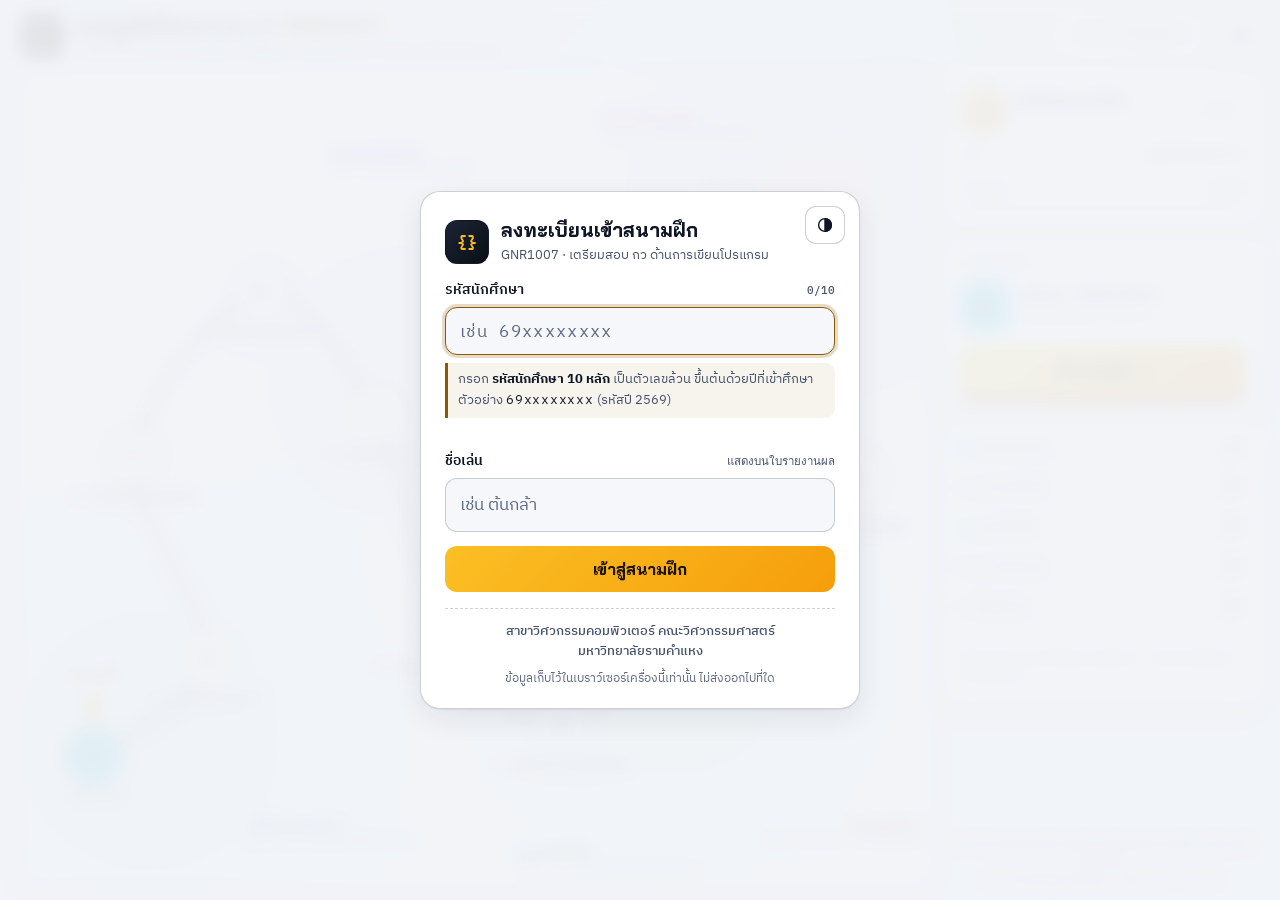
<file: tools/template_index.html>
<!DOCTYPE html>
<html lang="th">
<head>
<meta charset="UTF-8">
<script>(function(){try{var t=localStorage.getItem('gnr1007_theme');if(!t){t=(window.matchMedia&&window.matchMedia('(prefers-color-scheme: light)').matches)?'light':'dark';}document.documentElement.setAttribute('data-theme',t);}catch(e){document.documentElement.setAttribute('data-theme','dark');}})();</script>
<meta name="viewport" content="width=device-width, initial-scale=1, viewport-fit=cover">
<title>GNR1007 · เกมบทเรียนเตรียมสอบ | มหาวิทยาลัยรามคำแหง</title>
<meta name="description" content="ชุดเกมบทเรียน 11 เกม วิชา GNR1007 การโปรแกรมคอมพิวเตอร์สำหรับวิศวกร คณะวิศวกรรมศาสตร์ มหาวิทยาลัยรามคำแหง ฝึกทำข้อสอบแนว กว พร้อมประเมินจุดเด่นจุดด้อยรายหัวข้อ">
<link rel="icon" href="data:image/svg+xml,%3Csvg xmlns='http://www.w3.org/2000/svg' viewBox='0 0 100 100'%3E%3Crect width='100' height='100' rx='22' fill='%230b0f14'/%3E%3Ctext x='50' y='64' font-family='monospace' font-weight='700' font-size='42' text-anchor='middle' fill='%23fbbf24'%3E%7B%7D%3C/text%3E%3C/svg%3E">
<link rel="preconnect" href="https://fonts.googleapis.com">
<link rel="preconnect" href="https://fonts.gstatic.com" crossorigin>
<link rel="stylesheet" href="https://fonts.googleapis.com/css2?family=Bai+Jamjuree:wght@500;600;700&family=IBM+Plex+Sans+Thai:wght@400;500;600;700&family=IBM+Plex+Mono:wght@400;500;600&display=swap">
<style>
/* =================================================================
   GNR1007 Learning Game Series — หน้าแผนที่ผจญภัย v4.0 (UI v7.0)
   - แผนที่ผจญภัย 11 ด่านในจอเดียว ไม่ต้องเลื่อน (เดสก์ท็อปและมือถือแนวตั้ง) · v4.1 เพิ่มด่าน 11 FINAL CORNER
   - ลงทะเบียนด้วยรหัสนักศึกษา 10 หลัก หรือรหัสลับจากผู้สอน + ชื่อเล่น
   - โหมดมืด/สว่าง ความต่างสีข้อความ >= 4.5:1
   ================================================================= */
:root{
  --bg:#070a10; --surface:#0f151f; --surface2:#151d2a; --card:#111824; --card-hi:#172133;
  --text:#edf2f9; --muted:#a8b6c9; --faint:#7d8ca2;
  --gold:#fbbf24; --green:#4ade80; --red:#fb7185;
  --line:rgba(255,255,255,.10); --line2:rgba(255,255,255,.16);
  --shadow:0 1px 2px rgba(0,0,0,.35),0 16px 40px rgba(0,0,0,.40);
  --input:rgba(255,255,255,.06); --mapbg:#0f1626;
  color-scheme:dark;
}
:root[data-theme="light"]{
  --bg:#f2f4f8; --surface:#ffffff; --surface2:#ffffff; --card:#ffffff; --card-hi:#ffffff;
  --text:#0f1726; --muted:#44516a; --faint:#5d6a80;
  --gold:#8a5a00; --green:#15703d; --red:#c2102e;
  --line:rgba(15,23,38,.12); --line2:rgba(15,23,38,.20);
  --shadow:0 1px 2px rgba(15,23,38,.06),0 10px 28px rgba(15,23,38,.08);
  --input:#f5f7fb; --mapbg:#f8fafd;
  color-scheme:light;
}
*{box-sizing:border-box}
html,body{margin:0;padding:0;height:100%}
body{
  background:radial-gradient(1000px 520px at 8% -10%,rgba(96,140,255,.12),transparent 60%),
             radial-gradient(900px 520px at 100% 0%,rgba(251,191,36,.08),transparent 55%),var(--bg);
  color:var(--text);font-family:'IBM Plex Sans Thai','Sarabun',system-ui,sans-serif;font-size:15px;line-height:1.55;
  -webkit-font-smoothing:antialiased;
}
button{font-family:inherit}
.app{height:100dvh;min-height:540px;display:grid;grid-template-columns:minmax(0,1fr) 316px;grid-template-rows:auto minmax(0,1fr);gap:12px;
  max-width:1520px;margin:0 auto;padding:12px clamp(10px,1.6vw,22px) 12px}

/* ---------- แถบบน ---------- */
.top{grid-column:1/-1;display:flex;align-items:center;gap:12px;min-width:0}
.brand{display:flex;align-items:center;gap:12px;min-width:0;flex:1 1 auto}
.logo{width:44px;height:44px;flex:0 0 44px;border-radius:12px;display:grid;place-items:center;
  background:linear-gradient(135deg,#1b2436,#0b0f14);border:1px solid var(--line2);color:#fbbf24;
  font-family:'IBM Plex Mono',monospace;font-weight:700;font-size:1.05rem}
.brand h1{margin:0;font-family:'Bai Jamjuree',sans-serif;font-weight:700;font-size:clamp(1.05rem,2vw,1.45rem);line-height:1.2}
.brand h1 span{color:var(--gold)}
.brand p{margin:2px 0 0;color:var(--muted);font-size:.82rem;line-height:1.4}
.cleared{font-size:.8rem;border:1px solid var(--line2);border-radius:99px;padding:5px 12px;color:var(--muted);white-space:nowrap;background:var(--surface)}
.cleared b{color:var(--text)}
.ibtn{height:40px;min-width:40px;padding:0 11px;border-radius:11px;border:1px solid var(--line2);background:var(--surface2);
  color:var(--text);cursor:pointer;display:inline-flex;align-items:center;justify-content:center;gap:8px;font-size:.84rem;box-shadow:var(--shadow)}
.ibtn:hover{border-color:var(--gold)}
.ibtn svg{width:18px;height:18px;flex:0 0 18px}

/* ---------- แผนที่ผจญภัย ---------- */
.map{position:relative;min-height:0;border-radius:22px;overflow:hidden;border:1px solid var(--line);box-shadow:var(--shadow);
  background:radial-gradient(circle at 14% 82%,rgba(56,189,248,.17),transparent 30%),radial-gradient(circle at 42% 38%,rgba(167,139,250,.17),transparent 30%),
  radial-gradient(circle at 72% 72%,rgba(52,211,153,.17),transparent 30%),radial-gradient(circle at 88% 16%,rgba(244,114,182,.19),transparent 26%),var(--mapbg)}
.map svg.world{position:absolute;inset:0;width:100%;height:100%}
.map .dots{position:absolute;inset:0;opacity:.5;background-image:radial-gradient(var(--line2) 1px,transparent 1.2px);background-size:26px 26px;pointer-events:none}
.zlabel{font-family:'Bai Jamjuree',sans-serif;font-weight:700;font-size:15px;letter-spacing:.02em;paint-order:stroke;stroke:var(--mapbg);stroke-width:4px}
.zsub{font-size:11px;fill:var(--muted);paint-order:stroke;stroke:var(--mapbg);stroke-width:3px}
.node{cursor:pointer;outline:none}
.node .ring{transform-box:fill-box;transform-origin:center;animation:pulse 1.6s ease-out infinite}
.node .disc{transition:filter .15s}
.node:hover .disc,.node:focus-visible .disc{filter:brightness(1.18) drop-shadow(0 0 10px currentColor)}
.node:hover .nname,.node:focus-visible .nname{text-decoration:underline}
.nname{font-family:'Bai Jamjuree',sans-serif;font-weight:700;font-size:13px;fill:var(--text);paint-order:stroke;stroke:var(--mapbg);stroke-width:4px}
.pin{animation:bob 1.4s ease-in-out infinite}
.tipbox{position:absolute;z-index:3;pointer-events:none;min-width:200px;max-width:250px;background:var(--surface);border:1px solid var(--line2);border-radius:14px;
  padding:10px 12px;box-shadow:var(--shadow);font-size:.8rem;line-height:1.45;opacity:0;transform:translateY(4px);transition:opacity .12s,transform .12s}
.tipbox.show{opacity:1;transform:none}
.tipbox b{display:block;font-family:'Bai Jamjuree',sans-serif;font-size:.95rem}
.tipbox .z{color:var(--muted)}
@keyframes pulse{0%{transform:scale(1);opacity:.9}100%{transform:scale(1.7);opacity:0}}
@keyframes bob{0%,100%{transform:translateY(0)}50%{transform:translateY(-6px)}}

/* ---------- แผงผู้เล่น ---------- */
.side{display:flex;flex-direction:column;gap:12px;min-height:0}
.pc{background:var(--surface);border:1px solid var(--line);border-radius:18px;padding:14px;box-shadow:var(--shadow)}
.pl{display:flex;gap:12px;align-items:center;cursor:pointer;background:none;border:none;color:inherit;padding:0;width:100%;text-align:left}
.ava{width:46px;height:46px;flex:0 0 46px;border-radius:50%;display:grid;place-items:center;font-weight:700;font-size:1.15rem;color:#1a1204;
  background:linear-gradient(135deg,#fde68a,#f59e0b);box-shadow:0 0 0 3px var(--surface),0 0 0 5px #f59e0b}
.pl b{display:block;font-size:1.08rem;line-height:1.2}.pl small{display:block;color:var(--muted);font-family:'IBM Plex Mono',monospace;letter-spacing:.08em;font-size:.8rem}
.pl .chg{margin-left:auto;font-size:.72rem;color:var(--muted);border:1px solid var(--line2);border-radius:99px;padding:2px 9px;white-space:nowrap}
.kv{display:flex;justify-content:space-between;align-items:baseline;font-size:.82rem;color:var(--muted);margin-top:10px}
.kv b{color:var(--gold);font-size:.9rem}
.bar{height:9px;border-radius:99px;background:var(--line);overflow:hidden;margin-top:5px}
.bar i{display:block;height:100%;width:0;border-radius:99px;background:linear-gradient(90deg,#22c55e,#fbbf24);transition:width .8s ease}
.nx h4{margin:0 0 8px;font-size:.76rem;color:var(--muted);letter-spacing:.08em;font-weight:600}
.nx .nm{display:flex;gap:11px;align-items:center;margin-bottom:12px}
.nx .bx{width:52px;height:52px;flex:0 0 52px;border-radius:15px;padding:12px;color:#0b0f14}
.nx .nm b{display:block;font-family:'Bai Jamjuree',sans-serif;font-size:1.06rem;line-height:1.2}
.nx .nm small{color:var(--muted);font-size:.8rem}
.cta{display:block;width:100%;text-align:center;text-decoration:none;border:none;border-radius:14px;padding:13px 16px;font-weight:700;font-size:1rem;cursor:pointer;color:#1a1204;
  font-family:'Bai Jamjuree',sans-serif;background:linear-gradient(135deg,#fde047,#f59e0b);box-shadow:0 6px 0 #b45309,0 10px 24px rgba(245,158,11,.30);transition:transform .1s,box-shadow .1s}
.cta:hover{transform:translateY(-1px)}
.cta:active{transform:translateY(4px);box-shadow:0 2px 0 #b45309}
.zones{display:grid;gap:9px}
.zones .z{font-size:.8rem}.zones .z .h{display:flex;justify-content:space-between;gap:6px}
.zones .z .h span{display:flex;align-items:center;gap:7px}.zones .z .h i{width:9px;height:9px;border-radius:3px;display:inline-block}
.zones .z .bar{height:7px;margin-top:4px}
.advice{font-size:.8rem;color:var(--muted);line-height:1.5;margin-top:10px;padding-top:10px;border-top:1px dashed var(--line2)}
.advice b{color:var(--text)}
.org{margin-top:auto;font-size:.72rem;color:var(--faint);text-align:center;line-height:1.5}

@media (max-width:980px){ .app{grid-template-columns:minmax(0,1fr) 280px} }
@media (max-width:760px){
  .app{grid-template-columns:1fr;grid-template-rows:auto minmax(0,1fr) auto;padding:10px;gap:9px}
  .side{display:contents}
  .side>.pc:not(.nx),.org{display:none}
  .brand p{display:none}
  .brand h1{font-size:1rem}
  .cleared{font-size:.72rem;padding:4px 9px}
  .nx{padding:10px 12px}.nx h4{display:none}.nx .nm{margin-bottom:9px}.nx .bx{width:42px;height:42px;flex-basis:42px;padding:9px}
  .ibtn.user .who{display:none}
}
@media (max-height:600px) and (min-width:761px){ .advice,.zones{display:none} }
@media (max-height:760px) and (min-width:761px){ .advice{display:none} .zones{gap:5px} }   /* 5 โซน (เพิ่มด่าน 11) ยังอยู่ในจอเดียวบนจอเตี้ย */

/* ---------- ด่านลงทะเบียน ---------- */
#gate{position:fixed;inset:0;z-index:100;display:flex;align-items:center;justify-content:center;padding:16px;
  background:color-mix(in srgb,var(--bg) 93%,transparent);backdrop-filter:blur(8px);overflow:auto}
#gate.hidden{display:none}
.gcard{width:100%;max-width:440px;border:1px solid var(--line2);border-radius:20px;padding:26px 24px 20px;background:var(--surface);box-shadow:var(--shadow)}
.gcard .gt{display:flex;align-items:center;gap:12px;margin-bottom:14px}
.gcard h2{margin:0;font-family:'Bai Jamjuree',sans-serif;font-size:1.22rem;line-height:1.25}
.gcard .sub{margin:2px 0 0;color:var(--muted);font-size:.84rem}
.gcard label{display:flex;justify-content:space-between;align-items:baseline;font-size:.86rem;font-weight:600;margin:12px 0 6px}
.gcard label small{font-family:'IBM Plex Mono',monospace;font-weight:500;color:var(--muted)}
.gcard label small.ok{color:var(--green)}
.gcard input{width:100%;padding:12px 14px;border-radius:12px;border:1px solid var(--line2);background:var(--input);color:var(--text);
  font-size:1.05rem;outline:none;font-family:'IBM Plex Mono','IBM Plex Sans Thai',monospace;letter-spacing:.08em}
.gcard input#gNick{font-family:'IBM Plex Sans Thai',sans-serif;letter-spacing:0}
.gcard input:focus{border-color:var(--gold);box-shadow:0 0 0 3px color-mix(in srgb,var(--gold) 22%,transparent)}
.gcard input::placeholder{color:var(--faint)}
.hint{margin-top:8px;font-size:.8rem;line-height:1.55;color:var(--muted);border-left:3px solid var(--gold);
  padding:7px 10px;border-radius:0 10px 10px 0;background:color-mix(in srgb,var(--gold) 7%,transparent)}
.hint b{color:var(--text)}
.hint .ex{font-family:'IBM Plex Mono',monospace;letter-spacing:.06em;color:var(--text)}
.gerr{min-height:0;margin-top:6px;font-size:.8rem;color:var(--red)}
.gnote{min-height:1.2em;margin-top:4px;font-size:.78rem;color:var(--green)}
#gGo{margin-top:14px;width:100%;padding:13px;border-radius:12px;border:none;cursor:pointer;font-weight:700;font-size:1rem;
  font-family:'Bai Jamjuree',sans-serif;background:linear-gradient(135deg,#fbbf24,#f59e0b);color:#1a1204}
#gGo:active{transform:scale(.99)}
.gcard{position:relative}
.gtheme{position:absolute;top:14px;right:14px;height:38px;min-width:38px;padding:0 10px;box-shadow:none}
.gcard .gt{padding-right:46px}
.gorg{margin-top:16px;padding-top:12px;border-top:1px dashed var(--line2);text-align:center;font-size:.82rem;line-height:1.55;color:var(--muted);font-weight:500}
.gfoot{margin-top:8px;font-size:.72rem;color:var(--faint);text-align:center}
</style>
</head>
<body>

<!-- ===================== ด่านลงทะเบียน ===================== -->
<div id="gate" role="dialog" aria-modal="true" aria-labelledby="gTitle">
  <form class="gcard" id="gForm" autocomplete="off" novalidate>
    <button class="ibtn gtheme" id="gTheme" type="button" aria-label="สลับโหมดสว่างหรือมืด" title="สลับโหมดสว่าง/มืด">
      <svg viewBox="0 0 24 24" fill="none" stroke="currentColor" stroke-width="1.9"><circle cx="12" cy="12" r="8.5"/><path d="M12 3.5a8.5 8.5 0 0 1 0 17z" fill="currentColor"/></svg>
    </button>
    <div class="gt">
      <div class="logo" aria-hidden="true">{}</div>
      <div><h2 id="gTitle">ลงทะเบียนเข้าสนามฝึก</h2><p class="sub">GNR1007 · เตรียมสอบ กว ด้านการเขียนโปรแกรม</p></div>
    </div>
    <label for="gSid">รหัสนักศึกษา <small id="gCount">0/10</small></label>
    <input id="gSid" type="text" maxlength="12" placeholder="เช่น 69xxxxxxxx" spellcheck="false" aria-describedby="gHint">
    <div class="hint" id="gHint">
      กรอก <b>รหัสนักศึกษา 10 หลัก</b> เป็นตัวเลขล้วน ขึ้นต้นด้วยปีที่เข้าศึกษา<br>
      ตัวอย่าง <span class="ex">69xxxxxxxx</span> (รหัสปี 2569)
    </div>
    <div class="gerr" id="gErr" role="alert"></div>
    <div class="gnote" id="gNote"></div>
    <label for="gNick">ชื่อเล่น <small>แสดงบนใบรายงานผล</small></label>
    <input id="gNick" type="text" maxlength="24" placeholder="เช่น ต้นกล้า">
    
    <button id="gGo" type="submit">เข้าสู่สนามฝึก</button>
    <div class="gorg">สาขาวิศวกรรมคอมพิวเตอร์ คณะวิศวกรรมศาสตร์<br>มหาวิทยาลัยรามคำแหง</div>
    <div class="gfoot">ข้อมูลเก็บไว้ในเบราว์เซอร์เครื่องนี้เท่านั้น ไม่ส่งออกไปที่ใด</div>
  </form>
</div>

<div class="app">
  <header class="top">
    <div class="brand">
      <div class="logo" aria-hidden="true">{}</div>
      <div>
        <h1>ผจญภัยโลกภาษา C <span>GNR1007</span></h1>
        <p>เคลียร์ให้ครบ 11 ด่าน สะสมดาว พิสูจน์ความพร้อมสอบ กว ด้านการเขียนโปรแกรม</p>
      </div>
    </div>
    <span class="cleared" id="cleared">เคลียร์แล้ว <b>0 / 11</b> ด่าน</span>
    <button class="ibtn" id="btnTheme" type="button" aria-label="สลับโหมดสว่างหรือมืด" title="สลับโหมดสว่าง/มืด">
      <svg viewBox="0 0 24 24" fill="none" stroke="currentColor" stroke-width="1.9"><circle cx="12" cy="12" r="8.5"/><path d="M12 3.5a8.5 8.5 0 0 1 0 17z" fill="currentColor"/></svg>
    </button>
  </header>

  <main class="map" id="map" aria-label="แผนที่ด่าน 11 ด่าน"><div class="dots"></div><div id="world"></div><div class="tipbox" id="tipbox" role="tooltip"></div></main>

  <aside class="side">
    <div class="pc">
      <button class="pl" id="btnUser" type="button" title="เปลี่ยนผู้ใช้">
        <span class="ava" id="uAva">?</span>
        <span><b id="uNick">—</b><small id="uSid">—</small></span>
        <span class="chg">เปลี่ยน</span>
      </button>
      <div class="kv"><span>ฉายา</span><b id="uRank">—</b></div>
      <div class="kv"><span>ดาวสะสม</span><b id="uStars">0 / 76</b></div>
      <div class="bar"><i id="uBar"></i></div>
    </div>
    <div class="pc nx">
      <h4 id="nxH">ภารกิจถัดไป</h4>
      <div class="nm" id="nxBox"></div>
      <a class="cta" id="nxGo" href="#">เริ่มผจญภัย →</a>
    </div>
    <div class="pc">
      <div class="zones" id="zones"></div>
      <div class="advice" id="advice"></div>
    </div>
    <div class="org">สาขาวิศวกรรมคอมพิวเตอร์ คณะวิศวกรรมศาสตร์ มหาวิทยาลัยรามคำแหง<br>ผศ.ดร.กุลวลัญช์ วรุณสิน · index v4.1 · UI v7.0</div>
  </aside>
</div>

<script>
(function(){
  'use strict';
  var GAMES=[
    {k:'game1', f:'game1_cpu_city.html',        n:'CPU CITY',          th:'เมืองแห่งหน่วยประมวลผล',   tp:'MEMORY · COMPILER · NETWORK',       d:1, ch:'บทที่ 1–2', acc:'#22d3ee', accl:'#0b6f7f', max:6},
    {k:'game2', f:'game2_memory_vault.html',    n:'MEMORY VAULT',      th:'ห้องนิรภัยความจำ',          tp:'SIZING · OVERFLOW · CASTING',        d:1, ch:'บทที่ 3',   acc:'#d4a843', accl:'#7d5f1c', max:6},
    {k:'game3', f:'game3_operator_arena.html',  n:'OPERATOR ARENA',    th:'สังเวียนตัวดำเนินการ',       tp:'PRECEDENCE · ++x/x++ · MODULO',      d:1, ch:'บทที่ 4',   acc:'#ff5b3c', accl:'#b81d00', max:6},
    {k:'game4', f:'game4_logic_labyrinth.html', n:'LOGIC LABYRINTH',   th:'เขาวงกตแห่งเงื่อนไข',        tp:'IF · ELSE IF · SWITCH · BREAK',      d:2, ch:'บทที่ 5',   acc:'#c084fc', accl:'#6605c7', max:6},
    {k:'game5', f:'game5_loop_factory.html',    n:'LOOP FACTORY',      th:'โรงงานวนซ้ำ',               tp:'FOR · WHILE · DO-WHILE · INFINITE',  d:2, ch:'บทที่ 5',   acc:'#f59e0b', accl:'#8a5806', max:6},
    {k:'game6', f:'game6_trace_detective.html', n:'TRACE DETECTIVE',   th:'สำนักสืบรหัสลับ',            tp:'TRACE TABLE · LOOP + MODULO',        d:2, ch:'บทที่ 5',   acc:'#e2b96b', accl:'#85601a', max:6},
    {k:'game7', f:'game7_circuit_blueprint.html',n:'CIRCUIT BLUEPRINT',th:'พิมพ์เขียวผังงาน',            tp:'TERMINATOR · DECISION · I/O · LOOP', d:3, ch:'บทที่ 10',  acc:'#5cc8ff', accl:'#006ba1', max:6},
    {k:'game8', f:'game8_pit_crew.html',        n:'PIT CREW',          th:'ทีมช่างฟังก์ชัน',             tp:'PARAMETER · RETURN · LOCAL/GLOBAL',  d:3, ch:'บทที่ 6',   acc:'#ff7a45', accl:'#b83500', max:6},
    {k:'game9', f:'game9_lap_timer.html',       n:'LAP TIMER',         th:'ตารางเวลาต่อรอบ (อาร์เรย์)',   tp:'INDEX 0 · LOOP · OUT OF BOUNDS',     d:3, ch:'บทที่ 7a',  acc:'#35e07f', accl:'#11733b', max:6},
    {k:'game10',f:'game10_championship.html',   n:'CHAMPIONSHIP',      th:'รอบชิงแชมป์ ทบทวนรวม',       tp:'7 บท · 7 ข้อ · จับเวลาต่อข้อ',        d:4, ch:'บทที่ 1–10',acc:'#b18aff', accl:'#4400cc', max:7},
    {k:'game11',f:'game11_final_corner.html',   n:'FINAL CORNER',      th:'โค้งสุดท้ายพิชิต กว. (ทดสอบก่อนสอบจริง)', tp:'2D ARRAY · NESTED LOOP · FILE · OOP · STACK · SORT', d:5, ch:'บทที่ 7b, 8, 9, 11',acc:'#fb923c', accl:'#b3410a', max:15}
  ];
  var DAYS={1:'วันที่ 1',2:'วันที่ 2',3:'วันที่ 3',4:'ทบทวนรวม',5:'วันที่ 4'};
  var ID_KEY='gnr1007_student', RES_KEY='gnr1007_results', SECRET='ru2569', MASK='xxxxxxxxxx';
  function $(s){return document.querySelector(s);}
  function esc(s){return String(s==null?'':s).replace(/[&<>"]/g,function(c){return {'&':'&amp;','<':'&lt;','>':'&gt;','"':'&quot;'}[c];});}

  /* ---------- ธีม ---------- */
  function flipTheme(){
    var t=document.documentElement.getAttribute('data-theme')==='light'?'dark':'light';
    document.documentElement.setAttribute('data-theme',t);
    try{localStorage.setItem('gnr1007_theme',t);}catch(e){}
  }
  $('#btnTheme').addEventListener('click',flipTheme);
  $('#gTheme').addEventListener('click',flipTheme);

  /* ---------- ตัวตนผู้เรียน ---------- */
  function checkId(raw){
    var v=(raw||'').trim();
    if(v.toLowerCase()===SECRET) return {ok:true,sid:MASK,via:'code'};
    var d=v.replace(/[\s-]/g,'');
    if(!d) return {ok:false,msg:'กรุณากรอกรหัสนักศึกษา 10 หลัก'};
    if(/^\d+$/.test(d)){
      if(d.length!==10) return {ok:false,msg:'รหัสนักศึกษาต้องมี 10 หลัก (ตอนนี้ '+d.length+' หลัก)'};
      if(!/^[5-7]\d{9}$/.test(d)) return {ok:false,msg:'รหัสนักศึกษาต้องขึ้นต้นด้วยปีที่เข้าศึกษา เช่น 69xxxxxxxx'};
      return {ok:true,sid:d,via:'id'};
    }
    return {ok:false,msg:'กรอกได้เฉพาะตัวเลข 10 หลัก หรือรหัสลับที่ได้รับจากผู้สอน'};
  }
  function getId(){try{var o=JSON.parse(sessionStorage.getItem(ID_KEY)||'null');return (o&&o.sid)?o:null;}catch(e){return null;}}
  function setId(o){try{sessionStorage.setItem(ID_KEY,JSON.stringify(o));}catch(e){}}

  var gate=$('#gate'), sid=$('#gSid'), nick=$('#gNick'), err=$('#gErr'), cnt=$('#gCount'), note=$('#gNote');
  function live(){
    var v=sid.value.trim(), d=v.replace(/[\s-]/g,''); err.textContent='';
    if(v.toLowerCase()===SECRET){cnt.textContent='รหัสลับ';cnt.className='ok';note.textContent='ใช้รหัสลับ · ใบรายงานผลจะแสดงรหัสเป็น '+MASK;return;}
    cnt.textContent=(/^\d*$/.test(d)?d.length:'-')+'/10';
    var r=checkId(v); cnt.className=r.ok?'ok':''; note.textContent=r.ok?'รูปแบบรหัสนักศึกษาถูกต้อง':'';
  }
  sid.addEventListener('input',live);
  sid.addEventListener('keydown',function(e){if(e.key==='Enter'){e.preventDefault();nick.focus();}});
  $('#gForm').addEventListener('submit',function(e){
    e.preventDefault();
    var r=checkId(sid.value);
    if(!r.ok){err.textContent=r.msg;sid.focus();return;}
    var nk=nick.value.trim();
    if(!nk){err.textContent='กรุณากรอกชื่อเล่น เพื่อแสดงบนใบรายงานผล';nick.focus();return;}
    setId({sid:r.sid,via:r.via,raw:sid.value.trim(),nick:nk});
    gate.classList.add('hidden'); render();
  });
  function openGate(){
    var c=getId(); if(c){sid.value=c.raw||(c.via==='id'?c.sid:'');nick.value=c.nick||'';}
    live(); gate.classList.remove('hidden'); setTimeout(function(){sid.focus();},50);
  }
  $('#btnUser').addEventListener('click',openGate);

  /* ---------- แผนที่ผจญภัย + แผงผู้เล่น ---------- */
  var ZONES={1:{n:'เมืองฮาร์ดแวร์',s:'วันที่ 1 · บทที่ 1–4 พื้นฐานเครื่องและข้อมูล',c:'#38bdf8',cl:'#0369a1'},
             2:{n:'ป่าแห่งเงื่อนไข',s:'วันที่ 2 · บทที่ 5 เงื่อนไขและการวนซ้ำ',c:'#a78bfa',cl:'#6d28d9'},
             3:{n:'ภูเขาฟังก์ชัน',s:'วันที่ 3 · บทที่ 6, 7a, 10 ฟังก์ชัน อาร์เรย์ ผังงาน',c:'#34d399',cl:'#047857'},
             4:{n:'สนามชิงแชมป์',s:'ด่านบอส · ทบทวนรวมบทที่ 1–7a, 10',c:'#f472b6',cl:'#be185d'},
             5:{n:'โค้งสุดท้าย',s:'วันที่ 4 · บทที่ 7b, 8, 9, 11 ก่อนสอบจริง',c:'#fb923c',cl:'#b3410a'}};
  var ICON={
   game1:'<rect x="7" y="7" width="10" height="10" rx="2"/><path d="M9.5 3v4M14.5 3v4M9.5 17v4M14.5 17v4M3 9.5h4M3 14.5h4M17 9.5h4M17 14.5h4"/>',
   game2:'<rect x="3.5" y="4" width="17" height="15" rx="2"/><circle cx="12" cy="11.5" r="3.5"/><path d="M12 8v1M12 14v1M15.5 11.5h-1M9.5 11.5h-1M6 19v2M18 19v2"/>',
   game3:'<path d="M6 8h6M9 5v6M14 17h6M5 18l5-5M5 13l5 5M15 6h4"/>',
   game4:'<circle cx="6" cy="5" r="2"/><circle cx="6" cy="19" r="2"/><circle cx="18" cy="12" r="2"/><path d="M6 7v10M6 12h4a4 4 0 0 0 4-4V7M16 12h-2"/>',
   game5:'<path d="M4 12a8 8 0 0 1 14-5.3M20 12a8 8 0 0 1-14 5.3"/><path d="M18 3v4h-4M6 21v-4h4"/>',
   game6:'<circle cx="10.5" cy="10.5" r="6"/><path d="M15 15l5.5 5.5M8 10.5h5M10.5 8v5"/>',
   game7:'<rect x="8" y="2.5" width="8" height="4.5" rx="2.2"/><path d="M12 7v2.5M12 9.5l4.5 3-4.5 3-4.5-3z"/><path d="M12 15.5V18"/><rect x="7.5" y="18" width="9" height="3.5" rx="1"/>',
   game8:'<path d="M14.5 6.5a4 4 0 0 0 5 5L21 13l-8 8-1.5-1.5a4 4 0 0 0-5-5L3 11l8-8z"/><circle cx="12" cy="12" r="1.3"/>',
   game9:'<circle cx="12" cy="13" r="7.5"/><path d="M12 13V9M9.5 2.5h5M18.5 6l1.5-1.5"/>',
   game10:'<path d="M7 4h10v5a5 5 0 0 1-10 0z"/><path d="M7 6H4a3 3 0 0 0 3 4M17 6h3a3 3 0 0 1-3 4M12 14v3M8 21h8M9 17h6v4H9z"/>',
   game11:'<path d="M5 21V4"/><path d="M5 4h11l-2.5 3.5L16 11H5"/><path d="M9 21c0-4 3-6 6-6h4"/><path d="M17 13l2 2-2 2"/>'};
  function svgIcon(k,size){return '<svg viewBox="0 0 24 24" width="'+(size||24)+'" height="'+(size||24)+'" fill="none" stroke="currentColor" stroke-width="1.8" stroke-linecap="round" stroke-linejoin="round">'+ICON[k]+'</svg>';}
  function isLight(){return document.documentElement.getAttribute('data-theme')==='light';}
  function results(){
    var c=getId(); if(!c) return {};
    try{return (JSON.parse(localStorage.getItem(RES_KEY)||'{}')[c.sid])||{};}catch(e){return {};}
  }
  function rankOf(st){var R=[[0,'ผู้เริ่มต้นเดินทาง'],[10,'นักสำรวจโค้ด'],[25,'นักผจญภัยตัวจริง'],[40,'อัศวินภาษา C'],[55,'ปรมาจารย์ GNR1007']],r=R[0];R.forEach(function(x){if(st>=x[0])r=x;});return r[1];}
  var R={}, NX=0;
  function pickNext(){
    for(var i=0;i<GAMES.length;i++) if(!R[GAMES[i].k]) return {i:i,replay:false};
    var w=0; GAMES.forEach(function(g,i){ if(R[g.k].post/g.max < R[GAMES[w].k].post/GAMES[w].max) w=i; });
    return {i:w,replay:true};
  }
  function render(){
    var c=getId(); R=results();
    var st=0,mx=0,done=0; GAMES.forEach(function(g){mx+=g.max; if(R[g.k]){st+=R[g.k].post;done++;}});
    $('#uAva').textContent=c&&c.nick?c.nick.charAt(0):'?';
    $('#uNick').textContent=c?c.nick:'ยังไม่ลงทะเบียน';
    $('#uSid').textContent=c?c.sid:'—';
    $('#uRank').textContent=rankOf(st);
    $('#uStars').textContent=st+' / '+mx;
    $('#uBar').style.width=Math.round(st/mx*100)+'%';
    $('#cleared').innerHTML='เคลียร์แล้ว <b>'+done+' / '+GAMES.length+'</b> ด่าน';
    var nx=pickNext(); NX=nx.i; var g=GAMES[NX];
    $('#nxH').textContent=nx.replay?'ภารกิจทบทวน (ดาวน้อยที่สุด)':'ภารกิจถัดไป';
    $('#nxBox').innerHTML='<div class="bx" style="background:'+g.acc+'">'+svgIcon(g.k,28)+'</div><div><b>ด่าน '+(NX+1)+' · '+esc(g.n)+'</b><small>'+ZONES[g.d].n+' · '+g.ch+'</small></div>';
    $('#nxGo').href=g.f; $('#nxGo').textContent=nx.replay?'เล่นอีกครั้ง เก็บดาวให้ครบ →':(done?'ลุยด่านต่อไป →':'เริ่มผจญภัย →');
    $('#zones').innerHTML=[1,2,3,4,5].map(function(z){
      var gs=GAMES.filter(function(x){return x.d===z;}), d=gs.filter(function(x){return R[x.k];}).length;
      return '<div class="z"><div class="h"><span><i style="background:'+ZONES[z].c+'"></i>'+ZONES[z].n+'</span><b>'+d+'/'+gs.length+'</b></div><div class="bar"><i style="width:'+(d/gs.length*100)+'%"></i></div></div>';
    }).join('');
    var weak=GAMES.filter(function(x){return R[x.k] && R[x.k].post/x.max<0.67;});
    $('#advice').innerHTML = !done ? 'เริ่มจากด่าน 1 แล้วเดินตามเส้นทาง · แต่ละด่านใช้เวลาราว 15 นาที'
      : weak.length ? 'ควรกลับไปเก็บดาวเพิ่มที่ <b>'+weak.slice(0,3).map(function(x){return esc(x.n);}).join(', ')+'</b>'
      : done<GAMES.length ? 'ทุกด่านที่เล่นผ่านเกณฑ์ดีมาก อีก <b>'+(GAMES.length-done)+' ด่าน</b> จะครบการผจญภัย'
      : 'ครบทั้ง '+GAMES.length+' ด่านแล้ว พร้อมสำหรับการสอบ';
    drawMap();
  }
  function drawMap(){
    var el=$('#map'), W=el.clientWidth, H=el.clientHeight; if(!W||!H) return;
    var port=W<H*0.95, VW=port?400:1000, VH=port?Math.round(400*H/W):Math.max(460,Math.round(1000*H/W));
    var P=port?[[85,.885],[305,.811],[100,.737],[300,.663],[95,.589],[305,.515],[100,.441],[300,.367],[105,.293],[300,.219],[175,.145]]
              :[[80,.84],[205,.72],[125,.47],[265,.27],[390,.42],[465,.68],[595,.8],[710,.62],[630,.37],[775,.18],[915,.5]];
    P=P.map(function(p){return [p[0],p[1]*VH];});
    var d='M'+P[0][0]+' '+P[0][1];
    for(var i=0;i<P.length-1;i++){var p0=P[i-1]||P[i],p1=P[i],p2=P[i+1],p3=P[i+2]||p2;
      d+=' C'+(p1[0]+(p2[0]-p0[0])/6).toFixed(1)+' '+(p1[1]+(p2[1]-p0[1])/6).toFixed(1)+' '+(p2[0]-(p3[0]-p1[0])/6).toFixed(1)+' '+(p2[1]-(p3[1]-p1[1])/6).toFixed(1)+' '+p2[0]+' '+p2[1];}
    var L=isLight(), s='<svg class="world" viewBox="0 0 '+VW+' '+VH+'" preserveAspectRatio="xMidYMid meet" role="list">';
    s+='<path d="'+d+'" fill="none" style="stroke:var(--line2)" stroke-width="16" stroke-linecap="round"/>';
    s+='<path d="'+d+'" fill="none" stroke="'+(L?'#d97706':'#fbbf24')+'" stroke-width="3" stroke-dasharray="2 12" stroke-linecap="round"/>';
    if(!port){
      var ZL={1:[250,.93],2:[340,.105],3:[545,.965],4:[640,.06],5:[990,.93]};
      [1,2,3,4,5].forEach(function(z){var x=ZL[z][0],y=ZL[z][1]*VH;
        var an=(z===5?' text-anchor="end"':'');
        s+='<text class="zlabel"'+an+' x="'+x+'" y="'+y+'" fill="'+(L?ZONES[z].cl:ZONES[z].c)+'">'+ZONES[z].n+'</text><text class="zsub"'+an+' x="'+x+'" y="'+(y+15)+'">'+ZONES[z].s+'</text>';});
    }
    GAMES.forEach(function(g,i){
      var p=P[i], r=R[g.k], cur=(i===NX), Rr=(g.k==='game10'||g.k==='game11'?38:31)*(port?.85:1), acc=L?g.accl:g.acc, filled=r||cur;
      s+='<g class="node" role="listitem" tabindex="0" data-i="'+i+'" transform="translate('+p[0]+' '+p[1]+')" style="color:'+g.acc+'" aria-label="ด่าน '+(i+1)+' '+esc(g.n)+(r?' ผล Posttest '+r.post+' จาก '+g.max:' ยังไม่ได้เล่น')+'">';
      if(cur) s+='<circle class="ring" r="'+Rr+'" fill="none" stroke="'+g.acc+'" stroke-width="4"/>';
      s+='<circle class="disc" r="'+Rr+'" '+(filled?'fill="'+g.acc+'"':'style="fill:var(--surface)"')+' stroke="'+acc+'" stroke-width="3"'+(filled?'':' stroke-dasharray="5 4"')+'/>';
      var isz=Math.round(Rr*0.85);
      s+='<g transform="translate('+(-isz/2)+' '+(-isz/2)+')" style="color:'+(filled?'#0b0f14':acc)+'">'+svgIcon(g.k,isz)+'</g>';
      if(r) s+='<g transform="translate('+(Rr*.72)+' '+(-Rr*.72)+')"><circle r="11" fill="#16a34a" style="stroke:var(--surface)" stroke-width="3"/><path d="M-5 0l3.5 3.5L5-4" stroke="#fff" stroke-width="2.5" fill="none" stroke-linecap="round"/></g>';
      s+='<text class="nname" text-anchor="middle" y="'+(Rr+18)+'"'+(port?' font-size="12"':'')+'>'+(i+1)+' · '+esc(g.n)+'</text>';
      var ns=g.max>7?5:g.max, nf=r?(g.max>7?Math.round(r.post/g.max*5):r.post):0;   /* 15 ข้อ -> แสดง 5 ดวง ดวงละ 3 ข้อ */
      for(var k=0;k<ns;k++) s+='<path transform="translate('+((k-(ns-1)/2)*13)+' '+(Rr+30)+') scale(.5)" d="M0-10 3-3 10-3 4 2 6 9 0 5-6 9-4 2-10-3-3-3z" '+(k<nf?'fill="#f5b301"':'style="fill:var(--line2)"')+'/>';
      if(cur){
        var c=getId(), lx=port?(p[0]<200?Rr+10:-Rr-10):0, anc=port?(p[0]<200?'start':'end'):'middle';
        s+='<g transform="translate(0 '+(-Rr-24)+')"><g class="pin"><path d="M0 18 L-9 4 A11 11 0 1 1 9 4 Z" fill="#fbbf24" stroke="#b45309" stroke-width="1.5"/><text y="4" text-anchor="middle" font-size="12" font-weight="700" fill="#1a1204">'+esc(c&&c.nick?c.nick.charAt(0):'?')+'</text></g></g>';
        if(!port) s+='<text class="nname" x="'+lx+'" y="'+(port?-Rr+2:-Rr-54)+'" text-anchor="'+anc+'" style="fill:'+(L?'#92400e':'#fbbf24')+'">คุณอยู่ที่นี่</text>';
      }
      s+='</g>';
    });
    $('#world').innerHTML=s+'</svg>';
  }
  /* แตะหรือคลิกหมุดเพื่อเข้าเกม · ชี้เมาส์เพื่อดูรายละเอียด */
  var tip=$('#tipbox');
  function showTip(node){
    var i=+node.getAttribute('data-i'), g=GAMES[i], r=R[g.k], mb=$('#map').getBoundingClientRect(), nb=node.getBoundingClientRect();
    tip.innerHTML='<b>ด่าน '+(i+1)+' · '+esc(g.n)+'</b><span class="z">'+esc(g.th)+' · '+g.ch+'</span><br>'+
      (r?'ผลล่าสุด Pre '+r.pre+' → Post <b style="display:inline">'+r.post+'/'+g.max+'</b>'+(r.best>r.post?' · ดีที่สุด '+r.best:''):'ยังไม่ได้เล่น · มี '+g.max+' ดาวรอคุณอยู่');
    var x=nb.left-mb.left+nb.width/2-110, y=nb.top-mb.top-tip.offsetHeight-8;
    if(y<6) y=nb.bottom-mb.top+8;
    tip.style.left=Math.max(6,Math.min(mb.width-256,x))+'px'; tip.style.top=y+'px'; tip.classList.add('show');
  }
  $('#map').addEventListener('mouseover',function(e){var n=e.target.closest('.node'); if(n) showTip(n);});
  $('#map').addEventListener('mouseout',function(e){if(!e.relatedTarget||!e.relatedTarget.closest||!e.relatedTarget.closest('.node')) tip.classList.remove('show');});
  $('#map').addEventListener('click',function(e){var n=e.target.closest('.node'); if(n) location.href=GAMES[+n.getAttribute('data-i')].f;});
  $('#map').addEventListener('keydown',function(e){var n=e.target.closest('.node'); if(n&&(e.key==='Enter'||e.key===' ')){e.preventDefault();location.href=GAMES[+n.getAttribute('data-i')].f;}});
  $('#map').addEventListener('focusin',function(e){var n=e.target.closest('.node'); if(n) showTip(n);});
  $('#map').addEventListener('focusout',function(){tip.classList.remove('show');});
  var rz; window.addEventListener('resize',function(){clearTimeout(rz);rz=setTimeout(drawMap,80);});
  new MutationObserver(drawMap).observe(document.documentElement,{attributes:true,attributeFilter:['data-theme']});
  if(getId()){ gate.classList.add('hidden'); } else { openGate(); }
  render();
  window.addEventListener('pageshow',render);
})();
</script>
</body>
</html>
</file>
